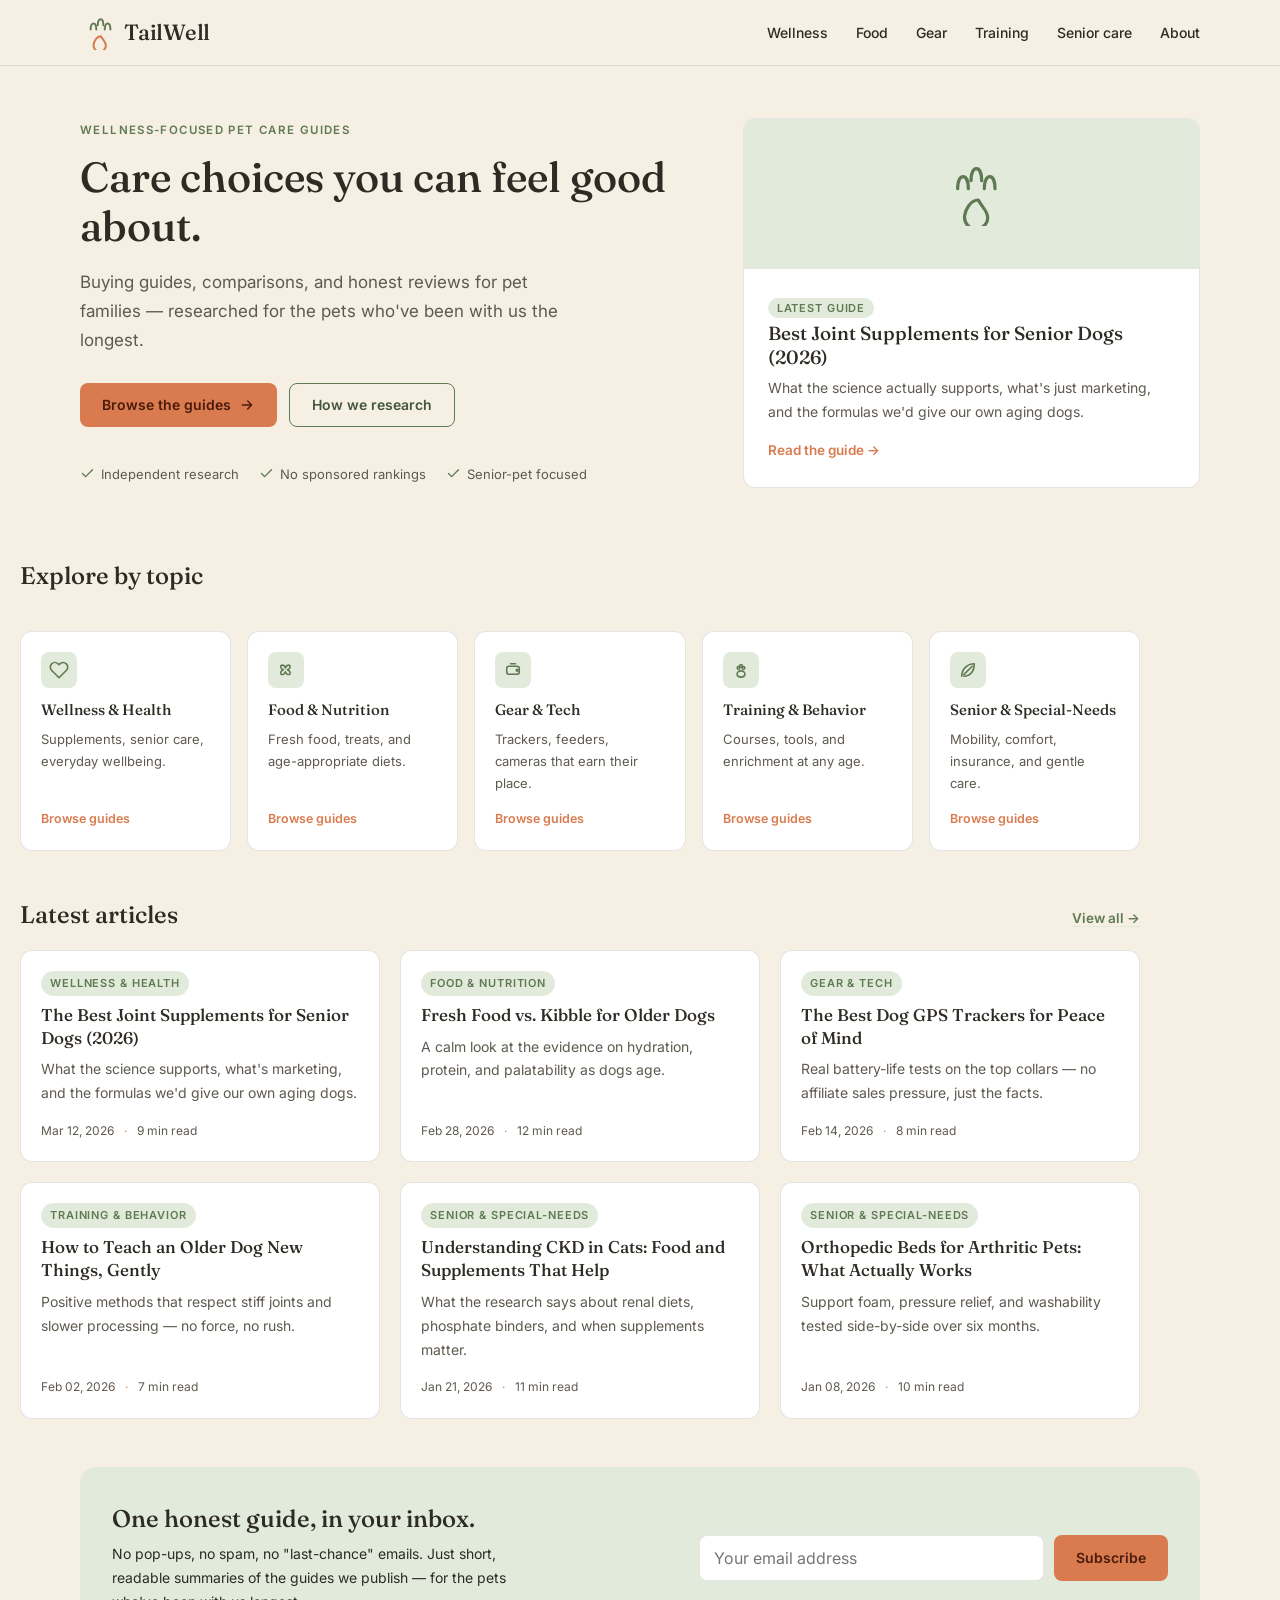
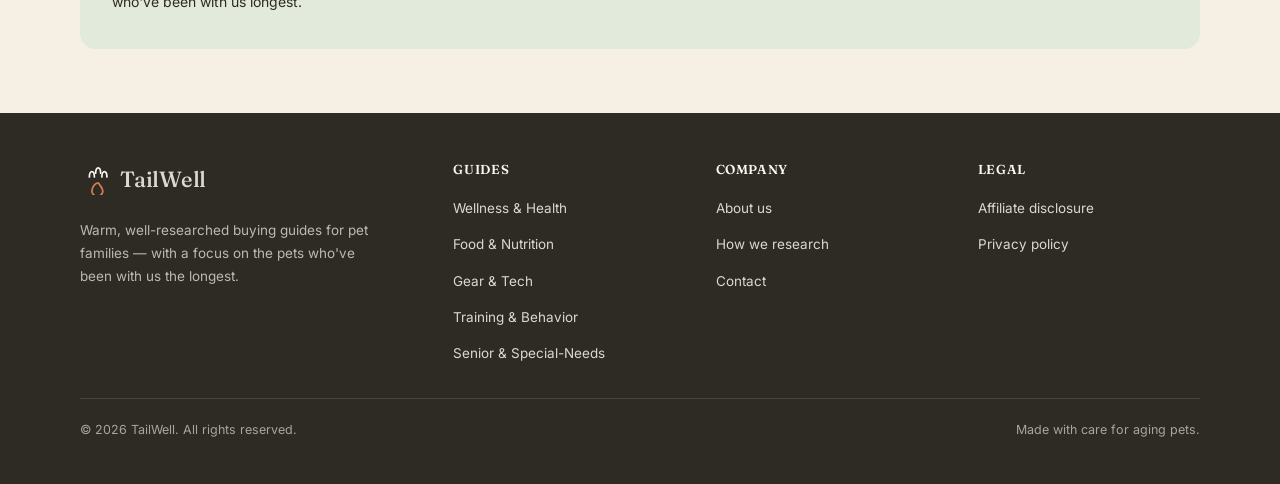
<file: pages/index.html>
﻿<!DOCTYPE html>
<html lang="en">
<head>
  <meta charset="UTF-8">
  <meta name="viewport" content="width=device-width, initial-scale=1.0">
  <title>TailWell — Trusted buying guides for pet wellness</title>
  <meta name="description" content="Warm, well-researched buying guides and honest reviews for pet families — with a focus on senior pet health, nutrition, and wellness products.">
  <link rel="icon" type="image/svg+xml" href="assets/favicon.svg">
  <link rel="preconnect" href="https://fonts.googleapis.com">
  <link rel="preconnect" href="https://fonts.gstatic.com" crossorigin>
  <link href="https://fonts.googleapis.com/css2?family=Fraunces:opsz,wght@9..144,400;9..144,500;9..144,600&family=Inter:wght@400;500;600&display=swap" rel="stylesheet">
  <link rel="stylesheet" href="assets/tailwell.css">
</head>
<body>

  <header class="site-header">
    <div class="container header-inner">
      <a class="brand" href="index.html" aria-label="TailWell — home">
        <span class="logo-mark" aria-hidden="true">
          <svg width="34" height="34" viewBox="0 0 48 48" fill="none" stroke-linecap="round" stroke-linejoin="round">
            <g stroke="currentColor" stroke-width="2.8">
              <path d="M15 19c0-6 2-8.5 4-8.5s4 2.5 4 8.5"/>
              <path d="M25 13c0-6 2-8.5 4-8.5s4 2.5 4 8.5"/>
              <path d="M35 19c0-6 2-8.5 4-8.5s4 2.5 4 8.5"/>
            </g>
            <path class="leaf" d="M29.5 28.5c2.8 5.6 7 8 7 13.1 0 5.6-4.9 8.7-8.6 8.7-5.2 0-9.3-4.5-8.7-10 .5-4.2 4.3-11.8 10.3-11.8z" stroke="currentColor" stroke-width="2.8" stroke-linejoin="round"/>
          </svg>
        </span>
        <span class="brand-name">TailWell</span>
      </a>

      <details class="nav-toggle" open>
        <summary>
          <svg width="18" height="18" viewBox="0 0 24 24" fill="none" stroke="currentColor" stroke-width="2" stroke-linecap="round" aria-hidden="true">
            <path d="M3 6h18M3 12h18M3 18h18"/>
          </svg>
          Menu
        </summary>
        <nav class="main-nav" aria-label="Primary">
          <ul>
            <li><a href="category-wellness.html">Wellness</a></li>
            <li><a href="category-food.html">Food</a></li>
            <li><a href="category-gear.html">Gear</a></li>
            <li><a href="category-training.html">Training</a></li>
            <li><a href="category-senior.html">Senior care</a></li>
            <li><a href="about.html">About</a></li>
          </ul>
        </nav>
      </details>
    </div>
  </header>

  <main>
    <!-- ============ Hero ============ -->
    <section class="hero">
      <div class="container hero-inner">
        <div>
          <p class="eyebrow">Wellness-focused pet care guides</p>
          <h1>Care choices you can feel good about.</h1>
          <p class="lede">Buying guides, comparisons, and honest reviews for pet families — researched for the pets who've been with us the longest.</p>
          <div class="hero-actions">
            <a class="tw-button" href="category-wellness.html">
              Browse the guides
              <svg width="16" height="16" viewBox="0 0 24 24" fill="none" stroke="currentColor" stroke-width="2" stroke-linecap="round" stroke-linejoin="round" aria-hidden="true">
                <path d="M5 12h14m-6-6 6 6-6 6"/>
              </svg>
            </a>
            <a class="tw-button tw-button--outline" href="about.html">How we research</a>
          </div>
          <div class="hero-points">
            <span>
              <svg width="15" height="15" viewBox="0 0 24 24" fill="none" stroke="currentColor" stroke-width="2.2" stroke-linecap="round" stroke-linejoin="round" aria-hidden="true"><path d="M20 6 9 17l-5-5"/></svg>
              Independent research
            </span>
            <span>
              <svg width="15" height="15" viewBox="0 0 24 24" fill="none" stroke="currentColor" stroke-width="2.2" stroke-linecap="round" stroke-linejoin="round" aria-hidden="true"><path d="M20 6 9 17l-5-5"/></svg>
              No sponsored rankings
            </span>
            <span>
              <svg width="15" height="15" viewBox="0 0 24 24" fill="none" stroke="currentColor" stroke-width="2.2" stroke-linecap="round" stroke-linejoin="round" aria-hidden="true"><path d="M20 6 9 17l-5-5"/></svg>
              Senior-pet focused
            </span>
          </div>
        </div>

        <a class="tw-card--featured" href="article.html">
          <div class="featured-art" aria-hidden="true">
            <svg width="64" height="64" viewBox="0 0 48 48" fill="none" stroke="currentColor" stroke-width="2.4" stroke-linecap="round" stroke-linejoin="round">
              <g>
                <path d="M14 20c0-6.5 2-9 4-9s4 2.5 4 9"/>
                <path d="M24 14c0-6.5 2-9 4-9s4 2.5 4 9"/>
                <path d="M34 20c0-6.5 2-9 4-9s4 2.5 4 9"/>
              </g>
              <path d="M29.5 28.5c2.8 5.6 7 8 7 13.1 0 5.6-4.9 8.7-8.6 8.7-5.2 0-9.3-4.5-8.7-10 .5-4.2 4.3-11.8 10.3-11.8z"/>
            </svg>
          </div>
          <div class="tw-card--featured__body">
            <span class="tw-tag">Latest guide</span>
            <h3>Best Joint Supplements for Senior Dogs (2026)</h3>
            <p>What the science actually supports, what's just marketing, and the formulas we'd give our own aging dogs.</p>
            <span class="read-more">Read the guide →</span>
          </div>
        </a>
      </div>
    </section>

    <!-- ============ Silo grid ============ -->
    <section class="container section-block--tight">
      <div class="section-head">
        <h2>Explore by topic</h2>
      </div>
      <div class="tw-silo-grid">
        <a class="tw-silo-card" href="category-wellness.html">
          <span class="tw-icon-badge" aria-hidden="true">
            <svg width="20" height="20" viewBox="0 0 24 24" fill="none" stroke="currentColor" stroke-width="1.9" stroke-linecap="round" stroke-linejoin="round"><path d="M20.84 4.61a5.5 5.5 0 0 0-7.78 0L12 5.67l-1.06-1.06a5.5 5.5 0 0 0-7.78 7.78l1.06 1.06L12 21.23l7.78-7.78 1.06-1.06a5.5 5.5 0 0 0 0-7.78z"/></svg>
          </span>
          <h3>Wellness &amp; Health</h3>
          <p>Supplements, senior care, everyday wellbeing.</p>
          <span class="silo-more">Browse guides</span>
        </a>
        <a class="tw-silo-card" href="category-food.html">
          <span class="tw-icon-badge" aria-hidden="true">
            <svg width="20" height="20" viewBox="0 0 24 24" fill="none" stroke="currentColor" stroke-width="1.9" stroke-linecap="round" stroke-linejoin="round"><path d="M6 6.5c2.6-1.1 4.4.4 5.3 3 1-2.6 2.7-4.1 5.3-3 1 2.6-.4 4.4-3 5.3 2.6 1 4.1 2.7 3 5.3-2.6 1.1-4.4-.4-5.3-3-1 2.6-2.7 4.1-5.3 3-1-2.6.4-4.4 3-5.3-2.6-1-4.1-2.7-3-5.3Z"/></svg>
          </span>
          <h3>Food &amp; Nutrition</h3>
          <p>Fresh food, treats, and age-appropriate diets.</p>
          <span class="silo-more">Browse guides</span>
        </a>
        <a class="tw-silo-card" href="category-gear.html">
          <span class="tw-icon-badge" aria-hidden="true">
            <svg width="20" height="20" viewBox="0 0 24 24" fill="none" stroke="currentColor" stroke-width="1.9" stroke-linecap="round" stroke-linejoin="round"><rect x="4.5" y="7.5" width="15" height="9.5" rx="2.5"/><path d="M9 4.5h6"/><circle cx="17" cy="12.2" r="1.1"/></svg>
          </span>
          <h3>Gear &amp; Tech</h3>
          <p>Trackers, feeders, cameras that earn their place.</p>
          <span class="silo-more">Browse guides</span>
        </a>
        <a class="tw-silo-card" href="category-training.html">
          <span class="tw-icon-badge" aria-hidden="true">
            <svg width="20" height="20" viewBox="0 0 24 24" fill="none" stroke="currentColor" stroke-width="1.9" stroke-linecap="round" stroke-linejoin="round"><circle cx="9" cy="9.5" r="1.6"/><circle cx="15" cy="9.5" r="1.6"/><circle cx="12" cy="7" r="1.6"/><path d="M12 13c3.3 0 4.9 2.4 4.7 4.2-.2 1.8-2 3.3-4.7 3.3s-4.5-1.5-4.7-3.3C7.1 15.4 8.7 13 12 13Z"/></svg>
          </span>
          <h3>Training &amp; Behavior</h3>
          <p>Courses, tools, and enrichment at any age.</p>
          <span class="silo-more">Browse guides</span>
        </a>
        <a class="tw-silo-card" href="category-senior.html">
          <span class="tw-icon-badge" aria-hidden="true">
            <svg width="20" height="20" viewBox="0 0 24 24" fill="none" stroke="currentColor" stroke-width="1.9" stroke-linecap="round" stroke-linejoin="round"><path d="M4.5 19.5C4.5 11 11 4.5 19.5 4.5c.5 8-4.5 15-12.5 15"/><path d="M7 17.5 17 7.5"/></svg>
          </span>
          <h3>Senior &amp; Special-Needs</h3>
          <p>Mobility, comfort, insurance, and gentle care.</p>
          <span class="silo-more">Browse guides</span>
        </a>
      </div>
    </section>

    <!-- ============ Latest articles ============ -->
    <section class="container section-block">
      <div class="section-head">
        <h2>Latest articles</h2>
        <a class="section-link" href="category-wellness.html">View all →</a>
      </div>
      <div class="tw-grid--articles">
        <a class="tw-article-card" href="article.html">
          <div class="tw-article-card__body">
            <span class="tw-tag">Wellness &amp; Health</span>
            <h3>The Best Joint Supplements for Senior Dogs (2026)</h3>
            <p>What the science supports, what's marketing, and the formulas we'd give our own aging dogs.</p>
            <div class="tw-meta"><span>Mar 12, 2026</span><span>9 min read</span></div>
          </div>
        </a>
        <a class="tw-article-card" href="article.html">
          <div class="tw-article-card__body">
            <span class="tw-tag">Food &amp; Nutrition</span>
            <h3>Fresh Food vs. Kibble for Older Dogs</h3>
            <p>A calm look at the evidence on hydration, protein, and palatability as dogs age.</p>
            <div class="tw-meta"><span>Feb 28, 2026</span><span>12 min read</span></div>
          </div>
        </a>
        <a class="tw-article-card" href="article.html">
          <div class="tw-article-card__body">
            <span class="tw-tag">Gear &amp; Tech</span>
            <h3>The Best Dog GPS Trackers for Peace of Mind</h3>
            <p>Real battery-life tests on the top collars — no affiliate sales pressure, just the facts.</p>
            <div class="tw-meta"><span>Feb 14, 2026</span><span>8 min read</span></div>
          </div>
        </a>
        <a class="tw-article-card" href="article.html">
          <div class="tw-article-card__body">
            <span class="tw-tag">Training &amp; Behavior</span>
            <h3>How to Teach an Older Dog New Things, Gently</h3>
            <p>Positive methods that respect stiff joints and slower processing — no force, no rush.</p>
            <div class="tw-meta"><span>Feb 02, 2026</span><span>7 min read</span></div>
          </div>
        </a>
        <a class="tw-article-card" href="article.html">
          <div class="tw-article-card__body">
            <span class="tw-tag">Senior &amp; Special-Needs</span>
            <h3>Understanding CKD in Cats: Food and Supplements That Help</h3>
            <p>What the research says about renal diets, phosphate binders, and when supplements matter.</p>
            <div class="tw-meta"><span>Jan 21, 2026</span><span>11 min read</span></div>
          </div>
        </a>
        <a class="tw-article-card" href="article.html">
          <div class="tw-article-card__body">
            <span class="tw-tag">Senior &amp; Special-Needs</span>
            <h3>Orthopedic Beds for Arthritic Pets: What Actually Works</h3>
            <p>Support foam, pressure relief, and washability tested side-by-side over six months.</p>
            <div class="tw-meta"><span>Jan 08, 2026</span><span>10 min read</span></div>
          </div>
        </a>
      </div>
    </section>

    <!-- ============ Newsletter ============ -->
    <section class="container">
      <div class="tw-newsletter">
        <div>
          <h2>One honest guide, in your inbox.</h2>
          <p>No pop-ups, no spam, no "last-chance" emails. Just short, readable summaries of the guides we publish — for the pets who've been with us longest.</p>
        </div>
        <form action="#" method="get">
          <input type="email" name="email" placeholder="Your email address" aria-label="Email address" required>
          <button class="tw-button" type="submit">Subscribe</button>
        </form>
      </div>
    </section>
  </main>

  <footer class="site-footer">
    <div class="container">
      <div class="footer-grid">
        <div class="footer-brand">
          <a class="brand brand--light" href="index.html" aria-label="TailWell — home">
            <span class="logo-mark logo-mark--light" aria-hidden="true">
              <svg width="30" height="30" viewBox="0 0 48 48" fill="none" stroke-linecap="round" stroke-linejoin="round">
                <g stroke="currentColor" stroke-width="2.8">
                  <path d="M15 19c0-6 2-8.5 4-8.5s4 2.5 4 8.5"/>
                  <path d="M25 13c0-6 2-8.5 4-8.5s4 2.5 4 8.5"/>
                  <path d="M35 19c0-6 2-8.5 4-8.5s4 2.5 4 8.5"/>
                </g>
                <path class="leaf" d="M29.5 28.5c2.8 5.6 7 8 7 13.1 0 5.6-4.9 8.7-8.6 8.7-5.2 0-9.3-4.5-8.7-10 .5-4.2 4.3-11.8 10.3-11.8z" stroke="currentColor" stroke-width="2.8" stroke-linejoin="round"/>
              </svg>
            </span>
            <span class="brand-name">TailWell</span>
          </a>
          <p>Warm, well-researched buying guides for pet families — with a focus on the pets who've been with us the longest.</p>
        </div>
        <div>
          <h4>Guides</h4>
          <ul>
            <li><a href="category-wellness.html">Wellness &amp; Health</a></li>
            <li><a href="category-food.html">Food &amp; Nutrition</a></li>
            <li><a href="category-gear.html">Gear &amp; Tech</a></li>
            <li><a href="category-training.html">Training &amp; Behavior</a></li>
            <li><a href="category-senior.html">Senior &amp; Special-Needs</a></li>
          </ul>
        </div>
        <div>
          <h4>Company</h4>
          <ul>
            <li><a href="about.html">About us</a></li>
            <li><a href="about.html#how-we-research">How we research</a></li>
            <li><a href="contact.html">Contact</a></li>
          </ul>
        </div>
        <div>
          <h4>Legal</h4>
          <ul>
            <li><a href="affiliate-disclosure.html">Affiliate disclosure</a></li>
            <li><a href="privacy-policy.html">Privacy policy</a></li>
          </ul>
        </div>
      </div>
      <div class="footer-bottom">
        <span>© 2026 TailWell. All rights reserved.</span>
        <span>Made with care for aging pets.</span>
      </div>
    </div>
  </footer>

  <script src="assets/nav.js" defer></script>
  </body>
</html>
</file>
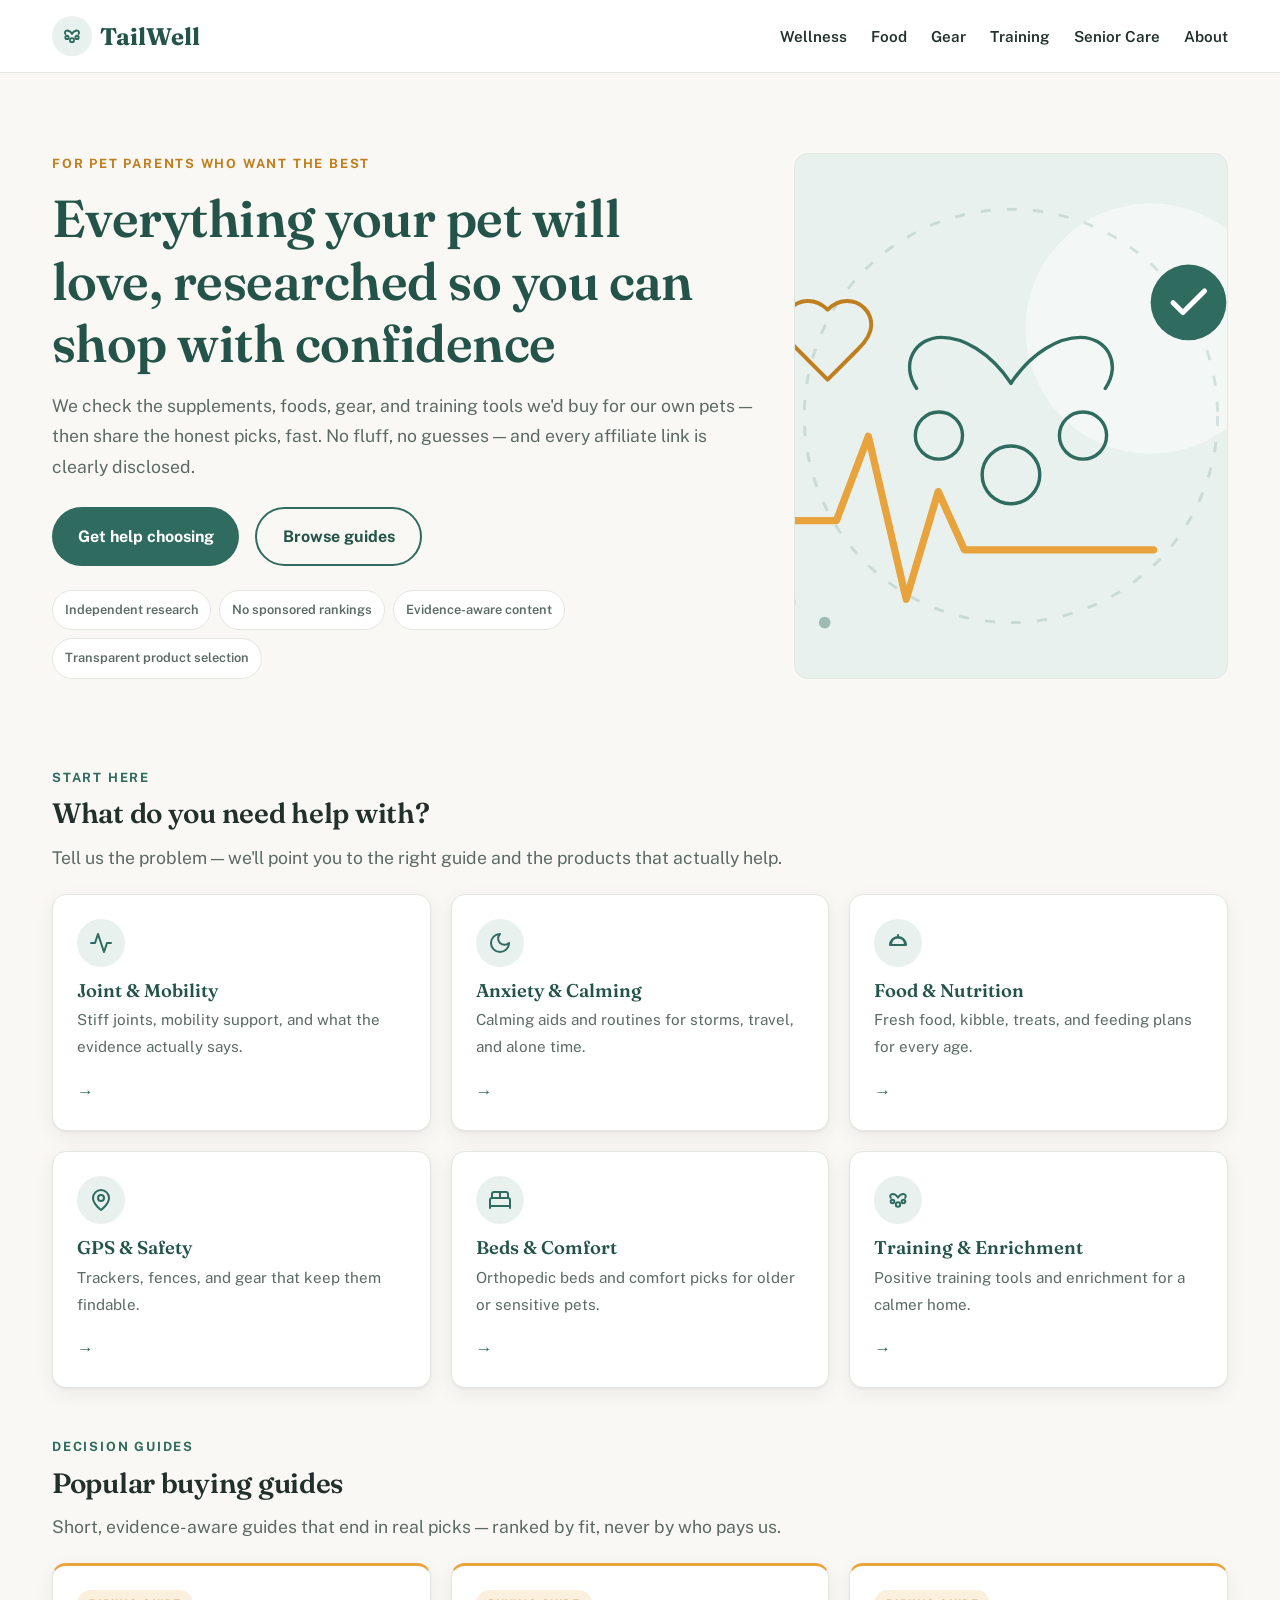
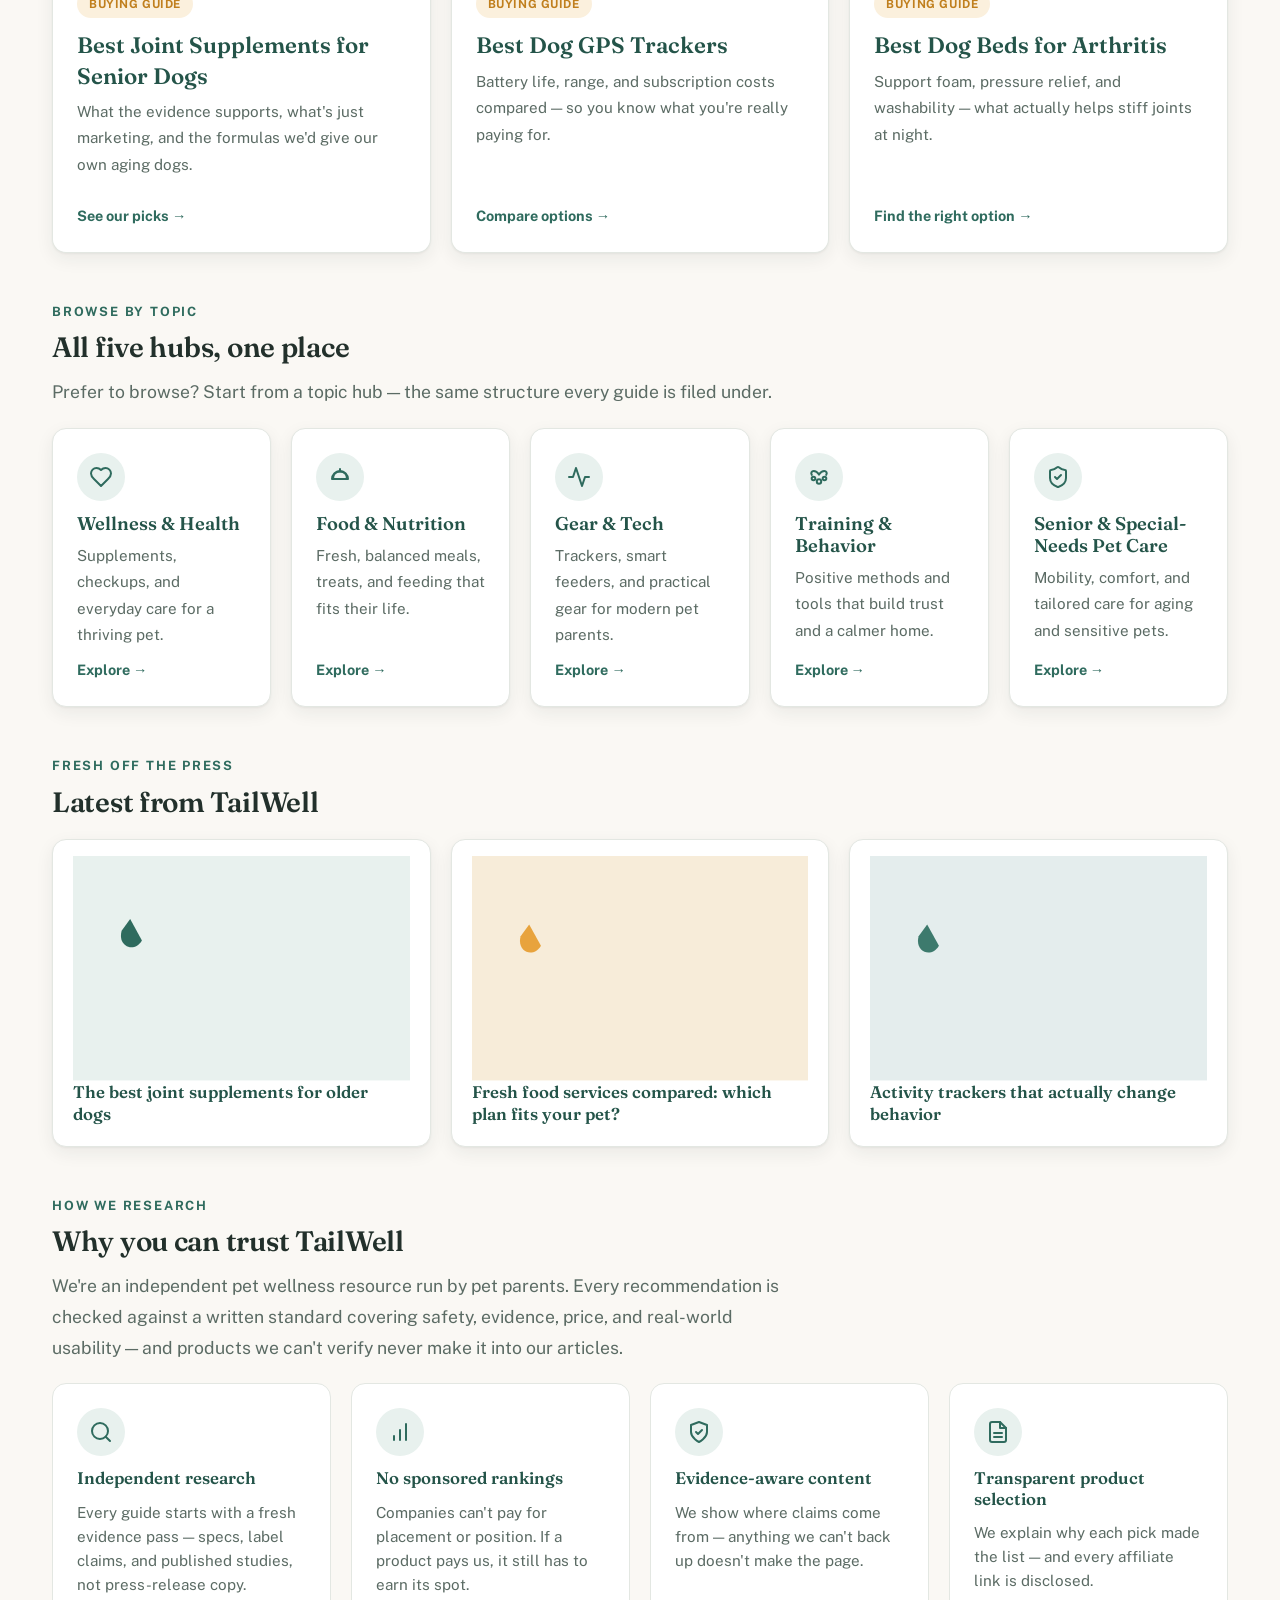
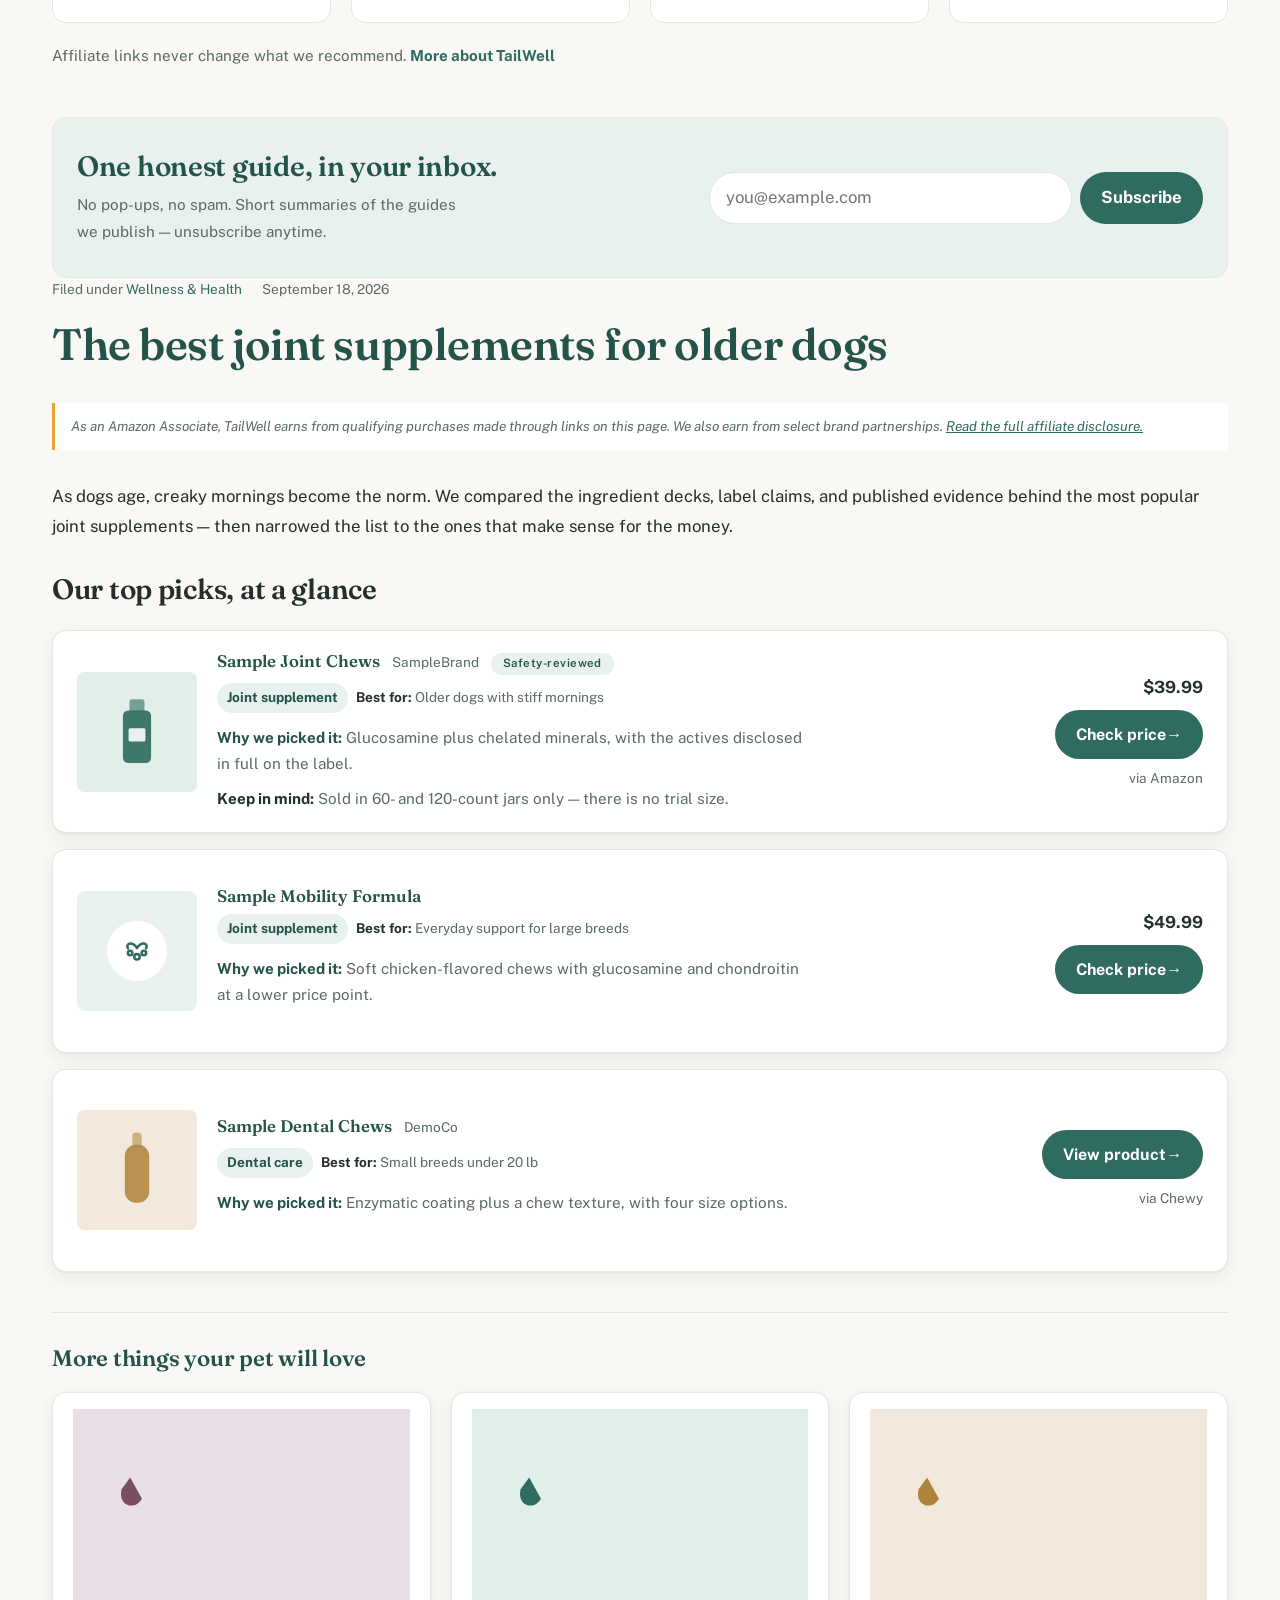
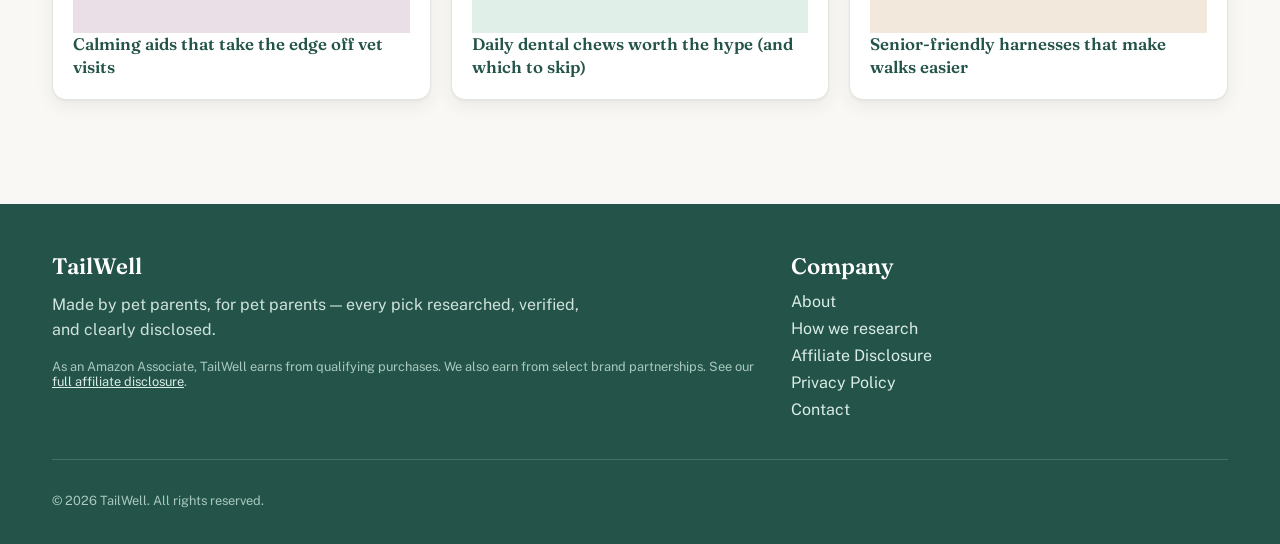
<file: wordpress/preview/index.html>
﻿<!DOCTYPE html>
<html lang="en" class="no-js">
<head>
<meta charset="utf-8">
<meta name="viewport" content="width=device-width, initial-scale=1">
<title>TailWell — Pet Wellness Preview</title>
<link rel="preconnect" href="https://fonts.googleapis.com">
<link rel="preconnect" href="https://fonts.gstatic.com" crossorigin>
<link href="https://fonts.googleapis.com/css2?family=Fraunces:opsz,wght@9..144,500;9..144,600;9..144,700&family=Public+Sans:wght@400;500;600;700&display=swap" rel="stylesheet">
<link rel="stylesheet" href="../tailwell-theme/style.css">
</head>
<body class="home">

<a class="skip-link screen-reader-text" href="#primary">Skip to content</a>

<header class="site-header">
	<div class="tw-container tw-header">
		<div class="tw-brand">
			<a class="tw-brand-link" href="#top" rel="home">
				<span class="tw-brand-mark" aria-hidden="true">
					<svg xmlns="http://www.w3.org/2000/svg" viewBox="0 0 24 24" fill="none" stroke="currentColor" stroke-width="2" stroke-linecap="round" stroke-linejoin="round" width="22" height="22"><circle cx="6.5" cy="13.5" r="1.8"/><circle cx="12" cy="16.5" r="2.2"/><circle cx="17.5" cy="13.5" r="1.8"/><path d="M12 9.5C13.6 7.1 15.7 6 17.3 6c2 0 3.2 2 1.9 3.9"/><path d="M12 9.5C10.4 7.1 8.3 6 6.7 6c-2 0-3.2 2-1.9 3.9"/></svg>
				</span>
				<span class="tw-brand-name">TailWell</span>
			</a>
		</div>
		<nav class="site-nav" aria-label="Primary">
			<button type="button" id="tw-nav-toggle" class="site-nav-toggle" aria-expanded="false" aria-controls="tw-primary-menu">Menu</button>
			<ul id="tw-primary-menu" class="site-nav-menu">
				<li><a href="#silos">Wellness</a></li>
				<li><a href="#silos">Food</a></li>
				<li><a href="#silos">Gear</a></li>
				<li><a href="#silos">Training</a></li>
				<li><a href="#silos">Senior Care</a></li>
				<li><a href="#about">About</a></li>
			</ul>
		</nav>
	</div>
</header>

<div id="content" class="site-content">
	<div class="tw-container">
		<main id="primary" class="site-main tw-main">

			<article class="tw-article tw-home-article">
				<div class="entry-content">

					<!-- 1. HERO — trust: what TailWell does, who it helps, why trust it -->
					<section class="tw-hero" id="top">
						<div class="tw-hero-text">
							<p class="tw-hero-kicker">For pet parents who want the best</p>
							<h1>Everything your pet will love, researched so you can shop with confidence</h1>
							<p class="tw-hero-lede">We check the supplements, foods, gear, and training tools we'd buy for our own pets — then share the honest picks, fast. No fluff, no guesses — and every affiliate link is clearly disclosed.</p>
							<p class="tw-hero-actions">
								<a class="tw-button tw-button-primary" href="#help">Get help choosing</a>
								<a class="tw-button tw-button-ghost" href="#guides">Browse guides</a>
							</p>
							<ul class="tw-trust-chips">
								<li>Independent research</li>
								<li>No sponsored rankings</li>
								<li>Evidence-aware content</li>
								<li>Transparent product selection</li>
							</ul>
						</div>
						<div class="tw-hero-visual" aria-hidden="true">
							<svg viewBox="0 0 480 360" preserveAspectRatio="xMidYMid slice" focusable="false">
								<circle cx="336" cy="120" r="86" fill="#ffffff" opacity="0.5"/>
								<circle cx="240" cy="180" r="142" fill="none" stroke="#2f6b5e" stroke-opacity="0.16" stroke-width="2" stroke-dasharray="7 11"/>
								<path d="M36 252h84l22-58 26 112 22-74 18 40h130" fill="none" stroke="#e8a33d" stroke-width="5" stroke-linecap="round" stroke-linejoin="round"/>
								<g transform="translate(132 72) scale(9)" fill="none" stroke="#2f6b5e" stroke-width="0.26" stroke-linecap="round" stroke-linejoin="round">
									<circle cx="6.5" cy="13.5" r="1.8"/><circle cx="12" cy="16.5" r="2.2"/><circle cx="17.5" cy="13.5" r="1.8"/>
									<path d="M12 9.5C13.6 7.1 15.7 6 17.3 6c2 0 3.2 2 1.9 3.9"/>
									<path d="M12 9.5C10.4 7.1 8.3 6 6.7 6c-2 0-3.2 2-1.9 3.9"/>
								</g>
								<g transform="translate(78 92) scale(3)" fill="none" stroke="#c07f1e" stroke-width="0.9" stroke-linecap="round" stroke-linejoin="round">
									<path d="M19 14c1.49-1.46 3-3.21 3-5.5A5.5 5.5 0 0 0 16.5 3C14.74 3 13.5 3.5 12 5c-1.5-1.5-2.74-2-4.5-2A5.5 5.5 0 0 0 2 8.5c0 2.3 1.51 4.04 3 5.5l7 7Z"/>
								</g>
								<g transform="translate(336 76)">
									<circle cx="26" cy="26" r="26" fill="#2f6b5e"/>
									<g transform="translate(10 10) scale(1.35)" fill="none" stroke="#ffffff" stroke-width="2.6" stroke-linecap="round" stroke-linejoin="round">
										<path d="M20 6 9 17l-5-5"/>
									</g>
								</g>
								<circle cx="86" cy="308" r="6" fill="#e8a33d" opacity="0.55"/>
								<circle cx="112" cy="322" r="4" fill="#2f6b5e" opacity="0.4"/>
							</svg>
						</div>
					</section>

					<!-- 2. PROBLEM-FIRST DISCOVERY -->
					<section class="tw-home-section tw-help" id="help" aria-labelledby="tw-help-title">
						<div class="tw-section-head">
							<p class="tw-section-kicker">Start here</p>
							<h2 id="tw-help-title">What do you need help with?</h2>
							<p class="tw-section-lede">Tell us the problem — we'll point you to the right guide and the products that actually help.</p>
						</div>
						<div class="tw-intent-grid">
							<a class="tw-intent-card" href="#silos">
								<span class="tw-icon-badge" aria-hidden="true"><svg xmlns="http://www.w3.org/2000/svg" viewBox="0 0 24 24" fill="none" stroke="currentColor" stroke-width="2" stroke-linecap="round" stroke-linejoin="round" width="24" height="24"><path d="M22 12h-4l-3 9L9 3l-3 9H2"/></svg></span>
								<span class="tw-intent-body">
									<h3 class="tw-intent-title">Joint &amp; Mobility</h3>
									<p class="tw-intent-desc">Stiff joints, mobility support, and what the evidence actually says.</p>
								</span>
								<span class="tw-intent-arrow" aria-hidden="true">&rarr;</span>
							</a>
							<a class="tw-intent-card" href="#silos">
								<span class="tw-icon-badge" aria-hidden="true"><svg xmlns="http://www.w3.org/2000/svg" viewBox="0 0 24 24" fill="none" stroke="currentColor" stroke-width="2" stroke-linecap="round" stroke-linejoin="round" width="24" height="24"><path d="M12 3a6 6 0 0 0 9 9 9 9 0 1 1-9-9Z"/></svg></span>
								<span class="tw-intent-body">
									<h3 class="tw-intent-title">Anxiety &amp; Calming</h3>
									<p class="tw-intent-desc">Calming aids and routines for storms, travel, and alone time.</p>
								</span>
								<span class="tw-intent-arrow" aria-hidden="true">&rarr;</span>
							</a>
							<a class="tw-intent-card" href="#silos">
								<span class="tw-icon-badge" aria-hidden="true"><svg xmlns="http://www.w3.org/2000/svg" viewBox="0 0 24 24" fill="none" stroke="currentColor" stroke-width="2" stroke-linecap="round" stroke-linejoin="round" width="24" height="24"><path d="M4 14a8 8 0 0 1 16 0H4Z"/><path d="M5 14c0-4.5 2.67-7.5 7-7.5s7 3 7 7.5"/><path d="M12 6.5V4"/></svg></span>
								<span class="tw-intent-body">
									<h3 class="tw-intent-title">Food &amp; Nutrition</h3>
									<p class="tw-intent-desc">Fresh food, kibble, treats, and feeding plans for every age.</p>
								</span>
								<span class="tw-intent-arrow" aria-hidden="true">&rarr;</span>
							</a>
							<a class="tw-intent-card" href="#silos">
								<span class="tw-icon-badge" aria-hidden="true"><svg xmlns="http://www.w3.org/2000/svg" viewBox="0 0 24 24" fill="none" stroke="currentColor" stroke-width="2" stroke-linecap="round" stroke-linejoin="round" width="24" height="24"><path d="M20 10c0 6-8 12-8 12s-8-6-8-12a8 8 0 0 1 16 0Z"/><circle cx="12" cy="10" r="3"/></svg></span>
								<span class="tw-intent-body">
									<h3 class="tw-intent-title">GPS &amp; Safety</h3>
									<p class="tw-intent-desc">Trackers, fences, and gear that keep them findable.</p>
								</span>
								<span class="tw-intent-arrow" aria-hidden="true">&rarr;</span>
							</a>
							<a class="tw-intent-card" href="#silos">
								<span class="tw-icon-badge" aria-hidden="true"><svg xmlns="http://www.w3.org/2000/svg" viewBox="0 0 24 24" fill="none" stroke="currentColor" stroke-width="2" stroke-linecap="round" stroke-linejoin="round" width="24" height="24"><path d="M2 20v-8a2 2 0 0 1 2-2h16a2 2 0 0 1 2 2v8"/><path d="M4 10V6a2 2 0 0 1 2-2h12a2 2 0 0 1 2 2v4"/><path d="M12 4v6"/><path d="M2 18h20"/></svg></span>
								<span class="tw-intent-body">
									<h3 class="tw-intent-title">Beds &amp; Comfort</h3>
									<p class="tw-intent-desc">Orthopedic beds and comfort picks for older or sensitive pets.</p>
								</span>
								<span class="tw-intent-arrow" aria-hidden="true">&rarr;</span>
							</a>
							<a class="tw-intent-card" href="#silos">
								<span class="tw-icon-badge" aria-hidden="true"><svg xmlns="http://www.w3.org/2000/svg" viewBox="0 0 24 24" fill="none" stroke="currentColor" stroke-width="2" stroke-linecap="round" stroke-linejoin="round" width="24" height="24"><circle cx="6.5" cy="13.5" r="1.8"/><circle cx="12" cy="16.5" r="2.2"/><circle cx="17.5" cy="13.5" r="1.8"/><path d="M12 9.5C13.6 7.1 15.7 6 17.3 6c2 0 3.2 2 1.9 3.9"/><path d="M12 9.5C10.4 7.1 8.3 6 6.7 6c-2 0-3.2 2-1.9 3.9"/></svg></span>
								<span class="tw-intent-body">
									<h3 class="tw-intent-title">Training &amp; Enrichment</h3>
									<p class="tw-intent-desc">Positive training tools and enrichment for a calmer home.</p>
								</span>
								<span class="tw-intent-arrow" aria-hidden="true">&rarr;</span>
							</a>
						</div>
					</section>

					<!-- 3. FEATURED GUIDES — commercial intent -->
					<section class="tw-home-section tw-guides" id="guides" aria-labelledby="tw-guides-title">
						<div class="tw-section-head">
							<p class="tw-section-kicker">Decision guides</p>
							<h2 id="tw-guides-title">Popular buying guides</h2>
							<p class="tw-section-lede">Short, evidence-aware guides that end in real picks — ranked by fit, never by who pays us.</p>
						</div>
						<div class="tw-guide-grid">
							<a class="tw-guide-card" href="#article">
								<span class="tw-guide-badge">Buying guide</span>
								<h3 class="tw-guide-title">Best Joint Supplements for Senior Dogs</h3>
								<p class="tw-guide-desc">What the evidence supports, what's just marketing, and the formulas we'd give our own aging dogs.</p>
								<span class="tw-guide-action">See our picks</span>
							</a>
							<a class="tw-guide-card" href="#article">
								<span class="tw-guide-badge">Buying guide</span>
								<h3 class="tw-guide-title">Best Dog GPS Trackers</h3>
								<p class="tw-guide-desc">Battery life, range, and subscription costs compared — so you know what you're really paying for.</p>
								<span class="tw-guide-action">Compare options</span>
							</a>
							<a class="tw-guide-card" href="#article">
								<span class="tw-guide-badge">Buying guide</span>
								<h3 class="tw-guide-title">Best Dog Beds for Arthritis</h3>
								<p class="tw-guide-desc">Support foam, pressure relief, and washability — what actually helps stiff joints at night.</p>
								<span class="tw-guide-action">Find the right option</span>
							</a>
						</div>
					</section>

					<!-- 4. FIVE SILOS — secondary browsing -->
					<div class="tw-section-head" id="silos">
						<p class="tw-section-kicker">Browse by topic</p>
						<h2>All five hubs, one place</h2>
						<p class="tw-section-lede">Prefer to browse? Start from a topic hub — the same structure every guide is filed under.</p>
					</div>
					<section class="tw-silo-grid" aria-label="Browse by topic">
						<a class="tw-silo-card" href="#article">
							<span class="tw-icon-badge" aria-hidden="true"><svg xmlns="http://www.w3.org/2000/svg" viewBox="0 0 24 24" fill="none" stroke="currentColor" stroke-width="2" stroke-linecap="round" stroke-linejoin="round" width="24" height="24"><path d="M19 14c1.49-1.46 3-3.21 3-5.5A5.5 5.5 0 0 0 16.5 3C14.74 3 13.5 3.5 12 5c-1.5-1.5-2.74-2-4.5-2A5.5 5.5 0 0 0 2 8.5c0 2.3 1.51 4.04 3 5.5l7 7Z"/></svg></span>
							<h3 class="tw-silo-title">Wellness &amp; Health</h3>
							<p class="tw-silo-tagline">Supplements, checkups, and everyday care for a thriving pet.</p>
							<span class="tw-silo-explore">Explore</span>
						</a>
						<a class="tw-silo-card" href="#article">
							<span class="tw-icon-badge" aria-hidden="true"><svg xmlns="http://www.w3.org/2000/svg" viewBox="0 0 24 24" fill="none" stroke="currentColor" stroke-width="2" stroke-linecap="round" stroke-linejoin="round" width="24" height="24"><path d="M4 14a8 8 0 0 1 16 0H4Z"/><path d="M5 14c0-4.5 2.67-7.5 7-7.5s7 3 7 7.5"/><path d="M12 6.5V4"/></svg></span>
							<h3 class="tw-silo-title">Food &amp; Nutrition</h3>
							<p class="tw-silo-tagline">Fresh, balanced meals, treats, and feeding that fits their life.</p>
							<span class="tw-silo-explore">Explore</span>
						</a>
						<a class="tw-silo-card" href="#article">
							<span class="tw-icon-badge" aria-hidden="true"><svg xmlns="http://www.w3.org/2000/svg" viewBox="0 0 24 24" fill="none" stroke="currentColor" stroke-width="2" stroke-linecap="round" stroke-linejoin="round" width="24" height="24"><path d="M22 12h-4l-3 9L9 3l-3 9H2"/></svg></span>
							<h3 class="tw-silo-title">Gear &amp; Tech</h3>
							<p class="tw-silo-tagline">Trackers, smart feeders, and practical gear for modern pet parents.</p>
							<span class="tw-silo-explore">Explore</span>
						</a>
						<a class="tw-silo-card" href="#article">
							<span class="tw-icon-badge" aria-hidden="true"><svg xmlns="http://www.w3.org/2000/svg" viewBox="0 0 24 24" fill="none" stroke="currentColor" stroke-width="2" stroke-linecap="round" stroke-linejoin="round" width="24" height="24"><circle cx="6.5" cy="13.5" r="1.8"/><circle cx="12" cy="16.5" r="2.2"/><circle cx="17.5" cy="13.5" r="1.8"/><path d="M12 9.5C13.6 7.1 15.7 6 17.3 6c2 0 3.2 2 1.9 3.9"/><path d="M12 9.5C10.4 7.1 8.3 6 6.7 6c-2 0-3.2 2-1.9 3.9"/></svg></span>
							<h3 class="tw-silo-title">Training &amp; Behavior</h3>
							<p class="tw-silo-tagline">Positive methods and tools that build trust and a calmer home.</p>
							<span class="tw-silo-explore">Explore</span>
						</a>
						<a class="tw-silo-card" href="#article">
							<span class="tw-icon-badge" aria-hidden="true"><svg xmlns="http://www.w3.org/2000/svg" viewBox="0 0 24 24" fill="none" stroke="currentColor" stroke-width="2" stroke-linecap="round" stroke-linejoin="round" width="24" height="24"><path d="M20 13c0 5-3.5 7.5-7.66 8.95a1 1 0 0 1-.67-.01C7.5 20.5 4 18 4 13V6a1 1 0 0 1 1-1c2 0 4.5-1.2 6.24-2.72a1 1 0 0 1 1.52 0C14.51 3.81 17 5 19 5a1 1 0 0 1 1 1Z"/><path d="m9 12 2 2 4-4"/></svg></span>
							<h3 class="tw-silo-title">Senior &amp; Special-Needs Pet Care</h3>
							<p class="tw-silo-tagline">Mobility, comfort, and tailored care for aging and sensitive pets.</p>
							<span class="tw-silo-explore">Explore</span>
						</a>
					</section>

					<!-- 5. LATEST — secondary (reduced to three) -->
					<div class="tw-section-head">
						<p class="tw-section-kicker">Fresh off the press</p>
						<h2>Latest from TailWell</h2>
					</div>
					<section class="tw-latest" aria-label="Latest articles">
						<div class="tw-latest-grid">
							<article class="tw-article-card">
								<a class="tw-article-link" href="#article">
									<div class="tw-article-thumb">
										<svg viewBox="0 0 640 420" preserveAspectRatio="xMidYMid slice"><rect width="640" height="420" fill="#e8f1ee"/><path d="M96 140c-8 30 24 42 38 18l-22-40z" fill="#2f6b5e"/></svg>
									</div>
									<h3 class="tw-article-title">The best joint supplements for older dogs</h3>
								</a>
							</article>
							<article class="tw-article-card">
								<a class="tw-article-link" href="#article">
									<div class="tw-article-thumb">
										<svg viewBox="0 0 640 420" preserveAspectRatio="xMidYMid slice"><rect width="640" height="420" fill="#f7ecd9"/><path d="M96 150c-8 30 24 42 38 18l-22-40z" fill="#e8a33d"/></svg>
									</div>
									<h3 class="tw-article-title">Fresh food services compared: which plan fits your pet?</h3>
								</a>
							</article>
							<article class="tw-article-card">
								<a class="tw-article-link" href="#article">
									<div class="tw-article-thumb">
										<svg viewBox="0 0 640 420" preserveAspectRatio="xMidYMid slice"><rect width="640" height="420" fill="#e4eded"/><path d="M96 150c-8 30 24 42 38 18l-22-40z" fill="#3d7a6d"/></svg>
									</div>
									<h3 class="tw-article-title">Activity trackers that actually change behavior</h3>
								</a>
							</article>
						</div>
					</section>

					<!-- 6. TRUST / METHODOLOGY -->
					<section class="tw-home-section tw-method" id="about" aria-labelledby="tw-method-title">
						<div class="tw-section-head" id="method">
							<p class="tw-section-kicker">How we research</p>
							<h2 id="tw-method-title">Why you can trust TailWell</h2>
							<p class="tw-section-lede">We're an independent pet wellness resource run by pet parents. Every recommendation is checked against a written standard covering safety, evidence, price, and real-world usability — and products we can't verify never make it into our articles.</p>
						</div>
						<div class="tw-method-grid">
							<div class="tw-method-item">
								<span class="tw-icon-badge" aria-hidden="true"><svg xmlns="http://www.w3.org/2000/svg" viewBox="0 0 24 24" fill="none" stroke="currentColor" stroke-width="2" stroke-linecap="round" stroke-linejoin="round" width="24" height="24"><circle cx="11" cy="11" r="8"/><path d="m21 21-4.3-4.3"/></svg></span>
								<h3 class="tw-method-title">Independent research</h3>
								<p class="tw-method-desc">Every guide starts with a fresh evidence pass — specs, label claims, and published studies, not press-release copy.</p>
							</div>
							<div class="tw-method-item">
								<span class="tw-icon-badge" aria-hidden="true"><svg xmlns="http://www.w3.org/2000/svg" viewBox="0 0 24 24" fill="none" stroke="currentColor" stroke-width="2" stroke-linecap="round" stroke-linejoin="round" width="24" height="24"><path d="M12 20V10"/><path d="M18 20V4"/><path d="M6 20v-4"/></svg></span>
								<h3 class="tw-method-title">No sponsored rankings</h3>
								<p class="tw-method-desc">Companies can't pay for placement or position. If a product pays us, it still has to earn its spot.</p>
							</div>
							<div class="tw-method-item">
								<span class="tw-icon-badge" aria-hidden="true"><svg xmlns="http://www.w3.org/2000/svg" viewBox="0 0 24 24" fill="none" stroke="currentColor" stroke-width="2" stroke-linecap="round" stroke-linejoin="round" width="24" height="24"><path d="M12 22s8-4 8-10V5l-8-3-8 3v7c0 6 8 10 8 10"/><path d="m9 12 2 2 4-4"/></svg></span>
								<h3 class="tw-method-title">Evidence-aware content</h3>
								<p class="tw-method-desc">We show where claims come from — anything we can't back up doesn't make the page.</p>
							</div>
							<div class="tw-method-item">
								<span class="tw-icon-badge" aria-hidden="true"><svg xmlns="http://www.w3.org/2000/svg" viewBox="0 0 24 24" fill="none" stroke="currentColor" stroke-width="2" stroke-linecap="round" stroke-linejoin="round" width="24" height="24"><path d="M14 2H6a2 2 0 0 0-2 2v16a2 2 0 0 0 2 2h12a2 2 0 0 0 2-2V8Z"/><path d="M14 2v6h6"/><path d="M16 13H8"/><path d="M16 17H8"/></svg></span>
								<h3 class="tw-method-title">Transparent product selection</h3>
								<p class="tw-method-desc">We explain why each pick made the list — and every affiliate link is disclosed.</p>
							</div>
						</div>
						<p class="tw-method-more">Affiliate links never change what we recommend. <a href="#about">More about TailWell</a></p>
					</section>

					<!-- 7. NEWSLETTER — secondary -->
					<section class="tw-home-section" id="newsletter" aria-labelledby="tw-newsletter-title">
						<div class="tw-newsletter-band">
							<div>
								<h2 id="tw-newsletter-title">One honest guide, in your inbox.</h2>
								<p>No pop-ups, no spam. Short summaries of the guides we publish — unsubscribe anytime.</p>
							</div>
							<form class="tw-newsletter-form">
								<label class="tw-sr-only" for="tw-newsletter-email">Email address</label>
								<input type="email" id="tw-newsletter-email" name="email" placeholder="you@example.com" autocomplete="email" required>
								<button type="submit">Subscribe</button>
							</form>
						</div>
					</section>

					<!-- ============================================================
					     PREVIEW-ONLY: article template demo (not part of the
					     homepage). Stands in for where a guide card leads once
					     the corresponding article is published.
					     ============================================================ -->
					<section class="tw-article tw-article-single" id="article">
						<header class="entry-header tw-page-head">
							<div class="entry-meta">
								<span class="entry-meta-item">Filed under <a href="#silos">Wellness &amp; Health</a></span>
								<span class="entry-meta-item">September 18, 2026</span>
							</div>
						<h1 class="entry-title">The best joint supplements for older dogs</h1>
					</header>
					<div class="entry-content">
						<p class="tw-disclosure">As an Amazon Associate, TailWell earns from qualifying purchases made through links on this page. We also earn from select brand partnerships. <a href="#about">Read the full affiliate disclosure.</a></p>
						<p>As dogs age, creaky mornings become the norm. We compared the ingredient decks, label claims, and published evidence behind the most popular joint supplements — then narrowed the list to the ones that make sense for the money.</p>
							<h2>Our top picks, at a glance</h2>
							<!-- Preview-only demo product cards: sample names, brands, and prices — never real product data. -->
							<div class="tw-product-list tw-product-list--compare">
								<article class="tw-product">
									<div class="tw-product-media">
										<svg viewBox="0 0 640 640" preserveAspectRatio="xMidYMid slice" aria-hidden="true"><rect width="640" height="640" fill="#e0efe7"/><rect x="245" y="205" width="150" height="280" rx="28" fill="#2f6b5e" opacity="0.9"/><rect x="280" y="145" width="80" height="70" rx="14" fill="#2f6b5e" opacity="0.6"/><rect x="275" y="300" width="90" height="70" rx="8" fill="#e8f1ee"/></svg>
									</div>
									<div class="tw-product-body">
										<div class="tw-product-head">
											<h3 class="tw-product-name">Sample Joint Chews</h3>
											<span class="tw-product-brand">SampleBrand</span>
											<span class="tw-badge tw-badge--vet">Safety-reviewed</span>
										</div>
										<p class="tw-product-tags">
											<span class="tw-product-type">Joint supplement</span>
											<span class="tw-product-bestfor"><span class="tw-product-bestfor-label">Best for</span>Older dogs with stiff mornings</span>
										</p>
										<p class="tw-product-why"><span class="tw-product-why-label">Why we picked it:</span> Glucosamine plus chelated minerals, with the actives disclosed in full on the label.</p>
										<p class="tw-product-note"><span class="tw-product-note-label">Keep in mind:</span> Sold in 60- and 120-count jars only — there is no trial size.</p>
									</div>
									<div class="tw-product-action">
										<span class="tw-product-price">$39.99</span>
										<a class="tw-product-link" href="#" target="_blank" rel="noopener nofollow sponsored">Check price</a>
										<span class="tw-product-partner">via Amazon</span>
									</div>
								</article>
								<article class="tw-product">
									<div class="tw-product-media">
										<span class="tw-icon-badge" aria-hidden="true"><svg xmlns="http://www.w3.org/2000/svg" viewBox="0 0 24 24" fill="none" stroke="currentColor" stroke-width="2" stroke-linecap="round" stroke-linejoin="round" width="24" height="24"><circle cx="6.5" cy="13.5" r="1.8"/><circle cx="12" cy="16.5" r="2.2"/><circle cx="17.5" cy="13.5" r="1.8"/><path d="M12 9.5C13.6 7.1 15.7 6 17.3 6c2 0 3.2 2 1.9 3.9"/><path d="M12 9.5C10.4 7.1 8.3 6 6.7 6c-2 0-3.2 2-1.9 3.9"/></svg></span>
									</div>
									<div class="tw-product-body">
										<div class="tw-product-head">
											<h3 class="tw-product-name">Sample Mobility Formula</h3>
										</div>
										<p class="tw-product-tags">
											<span class="tw-product-type">Joint supplement</span>
											<span class="tw-product-bestfor"><span class="tw-product-bestfor-label">Best for</span>Everyday support for large breeds</span>
										</p>
										<p class="tw-product-why"><span class="tw-product-why-label">Why we picked it:</span> Soft chicken-flavored chews with glucosamine and chondroitin at a lower price point.</p>
									</div>
									<div class="tw-product-action">
										<span class="tw-product-price">$49.99</span>
										<a class="tw-product-link" href="#" target="_blank" rel="noopener nofollow sponsored">Check price</a>
									</div>
								</article>
								<article class="tw-product">
									<div class="tw-product-media">
										<svg viewBox="0 0 640 640" preserveAspectRatio="xMidYMid slice" aria-hidden="true"><rect width="640" height="640" fill="#f2e9dc"/><rect x="255" y="185" width="130" height="310" rx="60" fill="#b0833a" opacity="0.85"/><rect x="295" y="120" width="50" height="80" rx="20" fill="#b0833a" opacity="0.55"/></svg>
									</div>
									<div class="tw-product-body">
										<div class="tw-product-head">
											<h3 class="tw-product-name">Sample Dental Chews</h3>
											<span class="tw-product-brand">DemoCo</span>
										</div>
										<p class="tw-product-tags">
											<span class="tw-product-type">Dental care</span>
											<span class="tw-product-bestfor"><span class="tw-product-bestfor-label">Best for</span>Small breeds under 20 lb</span>
										</p>
										<p class="tw-product-why"><span class="tw-product-why-label">Why we picked it:</span> Enzymatic coating plus a chew texture, with four size options.</p>
									</div>
									<div class="tw-product-action">
										<a class="tw-product-link" href="#" target="_blank" rel="noopener nofollow sponsored">View product</a>
										<span class="tw-product-partner">via Chewy</span>
									</div>
								</article>
							</div>
						</div>
					</section>

					<section class="tw-related">
						<h2 class="tw-related-title">More things your pet will love</h2>
						<div class="tw-latest-grid">
							<article class="tw-article-card">
								<a class="tw-article-link" href="#article">
									<div class="tw-article-thumb">
										<svg viewBox="0 0 640 420" preserveAspectRatio="xMidYMid slice"><rect width="640" height="420" fill="#eadfe6"/><path d="M96 150c-8 30 24 42 38 18l-22-40z" fill="#7a4d63"/></svg>
									</div>
									<h3 class="tw-article-title">Calming aids that take the edge off vet visits</h3>
								</a>
							</article>
							<article class="tw-article-card">
								<a class="tw-article-link" href="#article">
									<div class="tw-article-thumb">
										<svg viewBox="0 0 640 420" preserveAspectRatio="xMidYMid slice"><rect width="640" height="420" fill="#e0efe7"/><path d="M96 150c-8 30 24 42 38 18l-22-40z" fill="#2f6b5e"/></svg>
									</div>
									<h3 class="tw-article-title">Daily dental chews worth the hype (and which to skip)</h3>
								</a>
							</article>
							<article class="tw-article-card">
								<a class="tw-article-link" href="#article">
									<div class="tw-article-thumb">
										<svg viewBox="0 0 640 420" preserveAspectRatio="xMidYMid slice"><rect width="640" height="420" fill="#f2e9dc"/><path d="M96 150c-8 30 24 42 38 18l-22-40z" fill="#b0833a"/></svg>
									</div>
									<h3 class="tw-article-title">Senior-friendly harnesses that make walks easier</h3>
								</a>
							</article>
						</div>
					</section>

				</div>
			</article>

		</main>
	</div>
</div>

<footer class="site-footer">
	<div class="tw-container">
		<div class="tw-footer-grid">
			<div class="tw-footer-col">
				<p class="tw-footer-title">TailWell</p>
				<p class="tw-footer-blurb">Made by pet parents, for pet parents — every pick researched, verified, and clearly disclosed.</p>
				<p class="tw-footer-note">As an Amazon Associate, TailWell earns from qualifying purchases. We also earn from select brand partnerships. See our <a href="#about">full affiliate disclosure</a>.</p>
			</div>
			<div class="tw-footer-col">
				<p class="tw-footer-title">Company</p>
				<ul class="footer-menu-list">
					<li><a href="#about">About</a></li>
					<li><a href="#method">How we research</a></li>
					<li><a href="#about">Affiliate Disclosure</a></li>
					<li><a href="#about">Privacy Policy</a></li>
					<li><a href="#about">Contact</a></li>
				</ul>
			</div>
		</div>
		<div class="tw-footer-bottom">
			<p>&copy; 2026 TailWell. All rights reserved.</p>
		</div>
	</div>
</footer>

<script src="../tailwell-theme/assets/mobile-nav.js" defer></script>
</body>
</html>
</file>
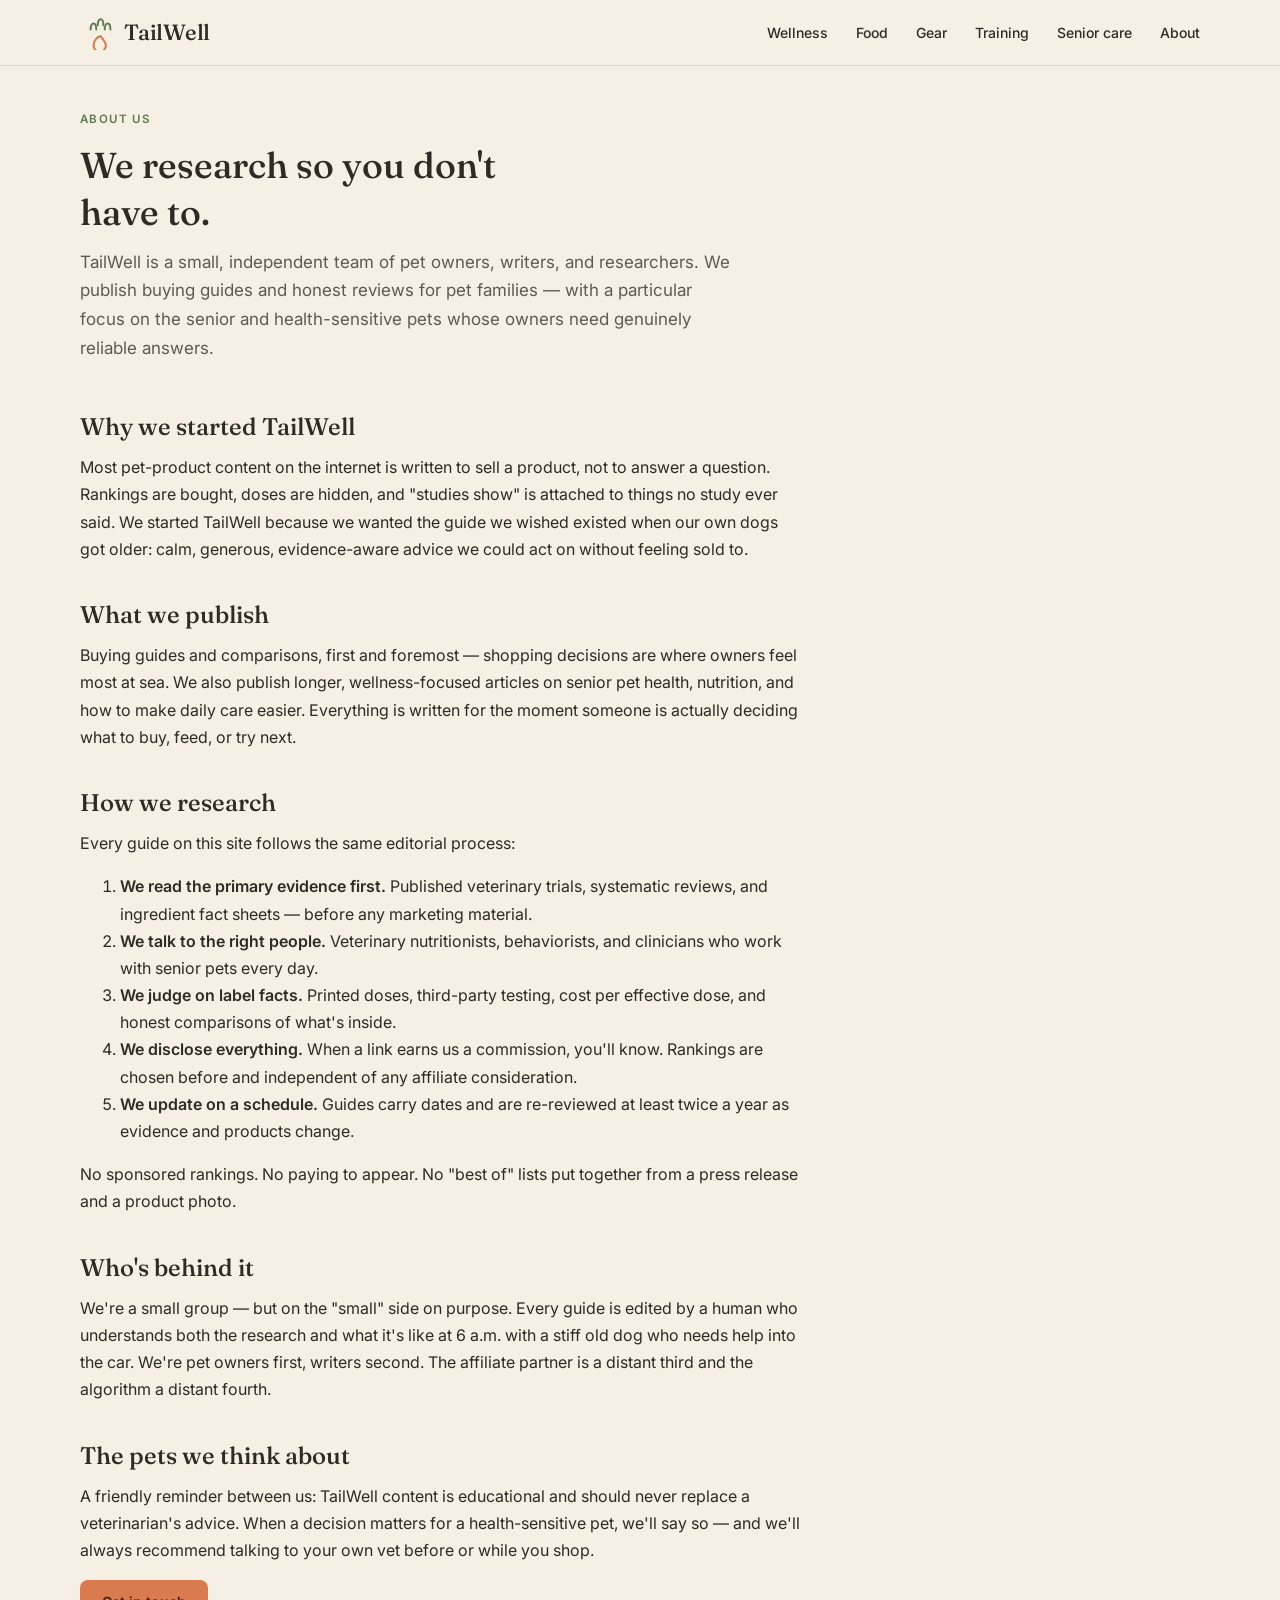
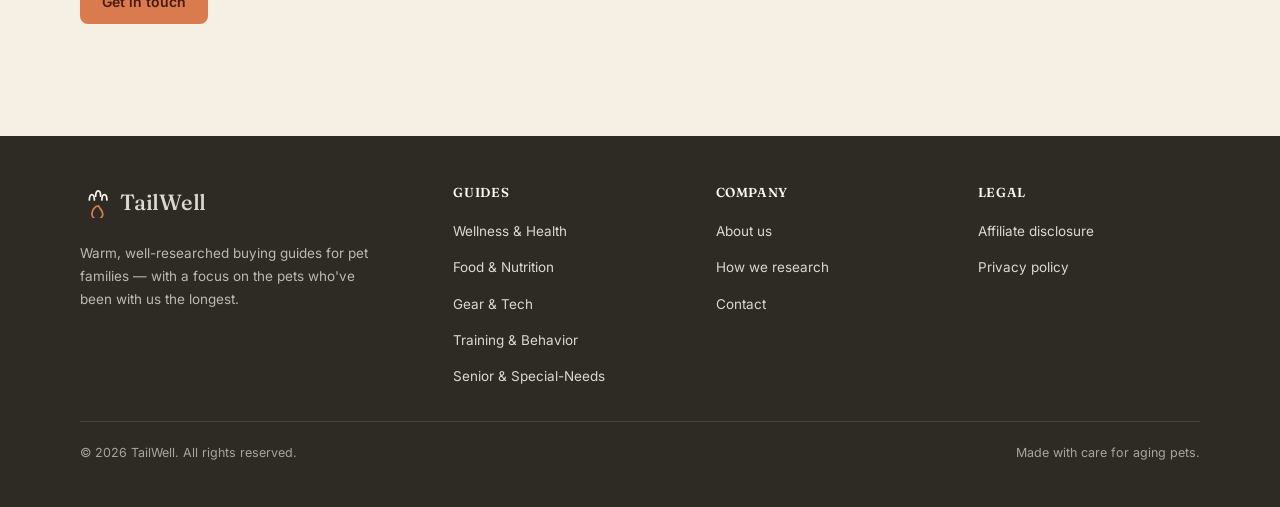
<file: pages/about.html>
﻿<!DOCTYPE html>
<html lang="en">
<head>
  <meta charset="UTF-8">
  <meta name="viewport" content="width=device-width, initial-scale=1.0">
  <title>About TailWell — Who's behind the guides</title>
  <meta name="description" content="Who's behind TailWell, why we exist, and the editorial standards behind every buying guide and review.">
  <link rel="icon" type="image/svg+xml" href="assets/favicon.svg">
  <link rel="preconnect" href="https://fonts.googleapis.com">
  <link rel="preconnect" href="https://fonts.gstatic.com" crossorigin>
  <link href="https://fonts.googleapis.com/css2?family=Fraunces:opsz,wght@9..144,400;9..144,500;9..144,600&family=Inter:wght@400;500;600&display=swap" rel="stylesheet">
  <link rel="stylesheet" href="assets/tailwell.css">
</head>
<body>

  <header class="site-header">
    <div class="container header-inner">
      <a class="brand" href="index.html" aria-label="TailWell — home">
        <span class="logo-mark" aria-hidden="true">
          <svg width="34" height="34" viewBox="0 0 48 48" fill="none" stroke-linecap="round" stroke-linejoin="round">
            <g stroke="currentColor" stroke-width="2.8">
              <path d="M15 19c0-6 2-8.5 4-8.5s4 2.5 4 8.5"/>
              <path d="M25 13c0-6 2-8.5 4-8.5s4 2.5 4 8.5"/>
              <path d="M35 19c0-6 2-8.5 4-8.5s4 2.5 4 8.5"/>
            </g>
            <path class="leaf" d="M29.5 28.5c2.8 5.6 7 8 7 13.1 0 5.6-4.9 8.7-8.6 8.7-5.2 0-9.3-4.5-8.7-10 .5-4.2 4.3-11.8 10.3-11.8z" stroke="currentColor" stroke-width="2.8" stroke-linejoin="round"/>
          </svg>
        </span>
        <span class="brand-name">TailWell</span>
      </a>

      <details class="nav-toggle" open>
        <summary>
          <svg width="18" height="18" viewBox="0 0 24 24" fill="none" stroke="currentColor" stroke-width="2" stroke-linecap="round" aria-hidden="true">
            <path d="M3 6h18M3 12h18M3 18h18"/>
          </svg>
          Menu
        </summary>
        <nav class="main-nav" aria-label="Primary">
          <ul>
            <li><a href="category-wellness.html">Wellness</a></li>
            <li><a href="category-food.html">Food</a></li>
            <li><a href="category-gear.html">Gear</a></li>
            <li><a href="category-training.html">Training</a></li>
            <li><a href="category-senior.html">Senior care</a></li>
            <li><a href="about.html">About</a></li>
          </ul>
        </nav>
      </details>
    </div>
  </header>

  <main>
    <div class="container">
      <header class="page-head">
        <p class="eyebrow">About us</p>
        <h1>We research so you don't have to.</h1>
        <p class="lede">TailWell is a small, independent team of pet owners, writers, and researchers. We publish buying guides and honest reviews for pet families — with a particular focus on the senior and health-sensitive pets whose owners need genuinely reliable answers.</p>
      </header>

      <div class="standard-body">

        <h2 id="story">Why we started TailWell</h2>
        <p>Most pet-product content on the internet is written to sell a product, not to answer a question. Rankings are bought, doses are hidden, and "studies show" is attached to things no study ever said. We started TailWell because we wanted the guide we wished existed when our own dogs got older: calm, generous, evidence-aware advice we could act on without feeling sold to.</p>

        <h2 id="what-we-publish">What we publish</h2>
        <p>Buying guides and comparisons, first and foremost — shopping decisions are where owners feel most at sea. We also publish longer, wellness-focused articles on senior pet health, nutrition, and how to make daily care easier. Everything is written for the moment someone is actually deciding what to buy, feed, or try next.</p>

        <h2 id="how-we-research">How we research</h2>
        <p>Every guide on this site follows the same editorial process:</p>
        <ol>
          <li><strong>We read the primary evidence first.</strong> Published veterinary trials, systematic reviews, and ingredient fact sheets — before any marketing material.</li>
          <li><strong>We talk to the right people.</strong> Veterinary nutritionists, behaviorists, and clinicians who work with senior pets every day.</li>
          <li><strong>We judge on label facts.</strong> Printed doses, third-party testing, cost per effective dose, and honest comparisons of what's inside.</li>
          <li><strong>We disclose everything.</strong> When a link earns us a commission, you'll know. Rankings are chosen before and independent of any affiliate consideration.</li>
          <li><strong>We update on a schedule.</strong> Guides carry dates and are re-reviewed at least twice a year as evidence and products change.</li>
        </ol>
        <p>No sponsored rankings. No paying to appear. No "best of" lists put together from a press release and a product photo.</p>

        <h2 id="who-we-are">Who's behind it</h2>
        <p>We're a small group — but on the "small" side on purpose. Every guide is edited by a human who understands both the research and what it's like at 6 a.m. with a stiff old dog who needs help into the car. We're pet owners first, writers second. The affiliate partner is a distant third and the algorithm a distant fourth.</p>

        <h2>The pets we think about</h2>
        <p>A friendly reminder between us: TailWell content is educational and should never replace a veterinarian's advice. When a decision matters for a health-sensitive pet, we'll say so — and we'll always recommend talking to your own vet before or while you shop.</p>

        <a class="tw-button" href="contact.html">Get in touch</a>

      </div>
    </div>
  </main>

  <footer class="site-footer">
    <div class="container">
      <div class="footer-grid">
        <div class="footer-brand">
          <a class="brand brand--light" href="index.html" aria-label="TailWell — home">
            <span class="logo-mark logo-mark--light" aria-hidden="true">
              <svg width="30" height="30" viewBox="0 0 48 48" fill="none" stroke-linecap="round" stroke-linejoin="round">
                <g stroke="currentColor" stroke-width="2.8">
                  <path d="M15 19c0-6 2-8.5 4-8.5s4 2.5 4 8.5"/>
                  <path d="M25 13c0-6 2-8.5 4-8.5s4 2.5 4 8.5"/>
                  <path d="M35 19c0-6 2-8.5 4-8.5s4 2.5 4 8.5"/>
                </g>
                <path class="leaf" d="M29.5 28.5c2.8 5.6 7 8 7 13.1 0 5.6-4.9 8.7-8.6 8.7-5.2 0-9.3-4.5-8.7-10 .5-4.2 4.3-11.8 10.3-11.8z" stroke="currentColor" stroke-width="2.8" stroke-linejoin="round"/>
              </svg>
            </span>
            <span class="brand-name">TailWell</span>
          </a>
          <p>Warm, well-researched buying guides for pet families — with a focus on the pets who've been with us the longest.</p>
        </div>
        <div>
          <h4>Guides</h4>
          <ul>
            <li><a href="category-wellness.html">Wellness &amp; Health</a></li>
            <li><a href="category-food.html">Food &amp; Nutrition</a></li>
            <li><a href="category-gear.html">Gear &amp; Tech</a></li>
            <li><a href="category-training.html">Training &amp; Behavior</a></li>
            <li><a href="category-senior.html">Senior &amp; Special-Needs</a></li>
          </ul>
        </div>
        <div>
          <h4>Company</h4>
          <ul>
            <li><a href="about.html">About us</a></li>
            <li><a href="about.html#how-we-research">How we research</a></li>
            <li><a href="contact.html">Contact</a></li>
          </ul>
        </div>
        <div>
          <h4>Legal</h4>
          <ul>
            <li><a href="affiliate-disclosure.html">Affiliate disclosure</a></li>
            <li><a href="privacy-policy.html">Privacy policy</a></li>
          </ul>
        </div>
      </div>
      <div class="footer-bottom">
        <span>© 2026 TailWell. All rights reserved.</span>
        <span>Made with care for aging pets.</span>
      </div>
    </div>
  </footer>

  <script src="assets/nav.js" defer></script>
  </body>
</html>
</file>
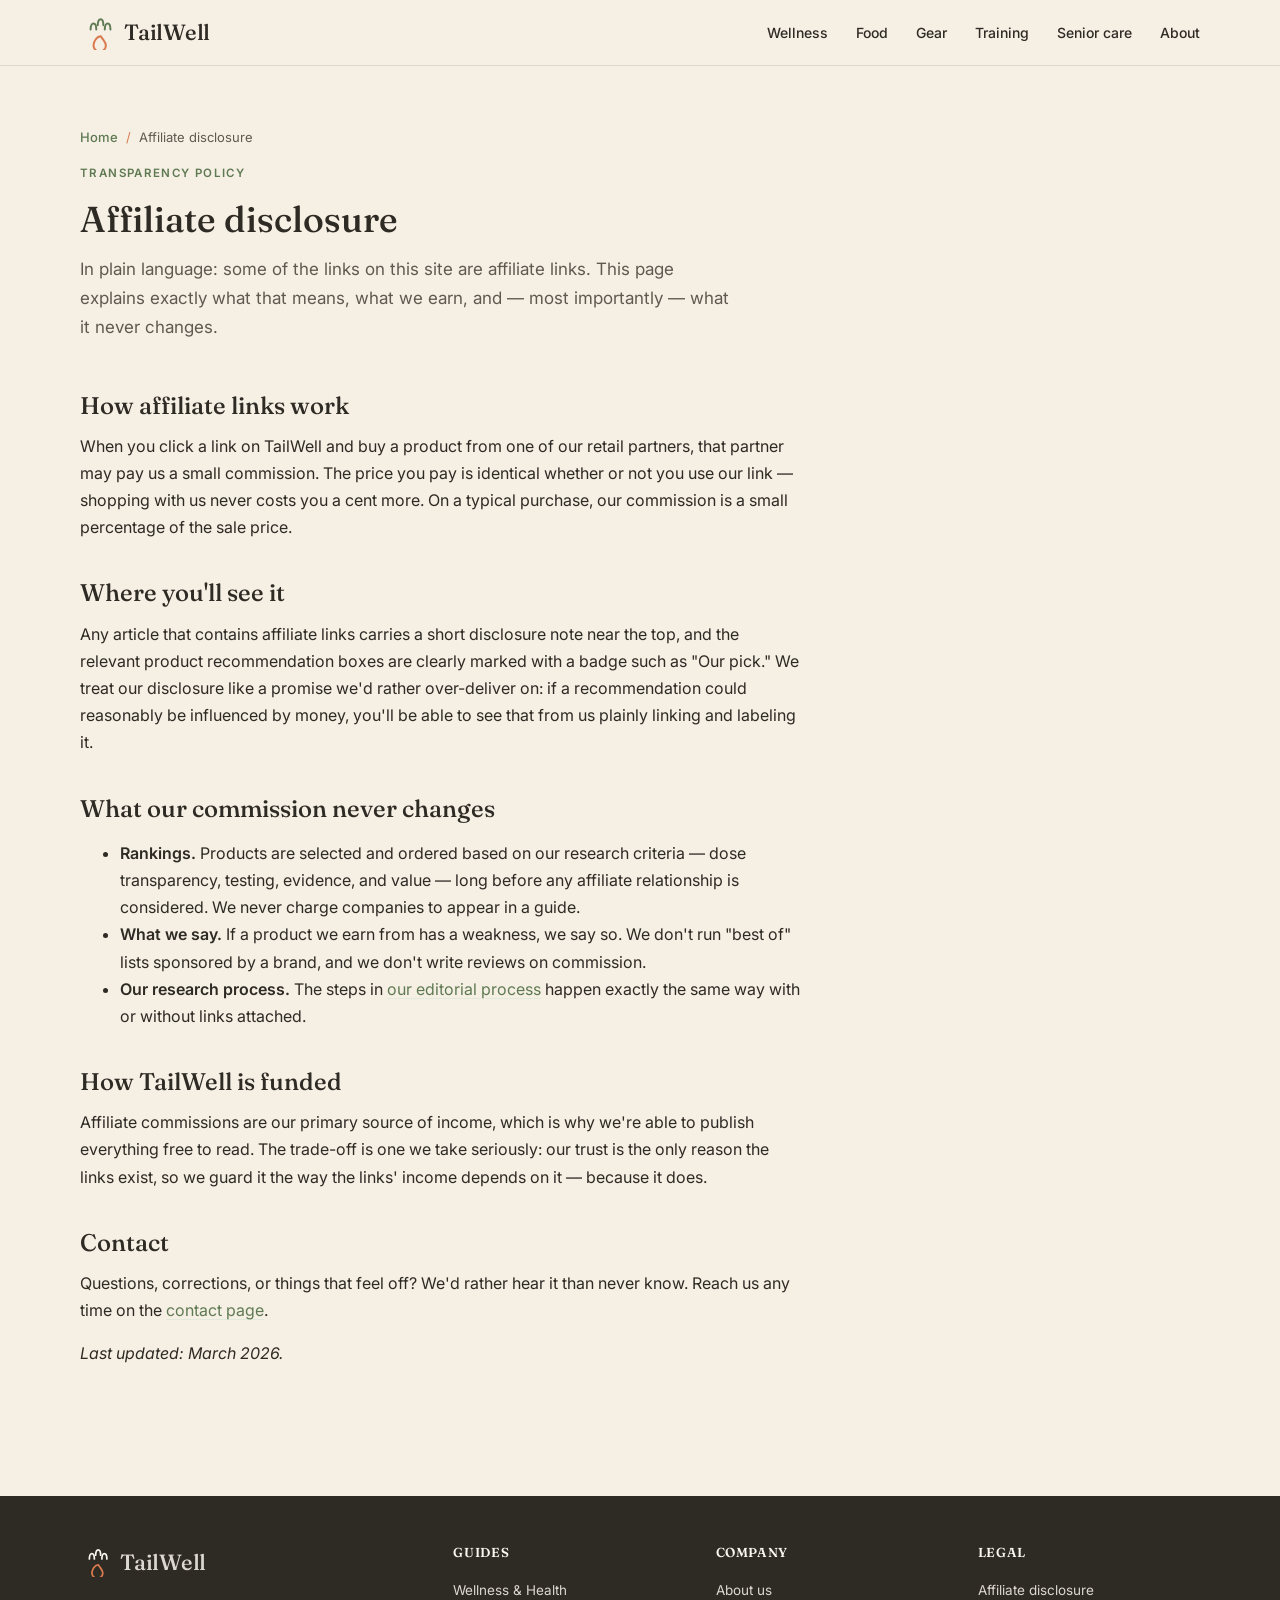
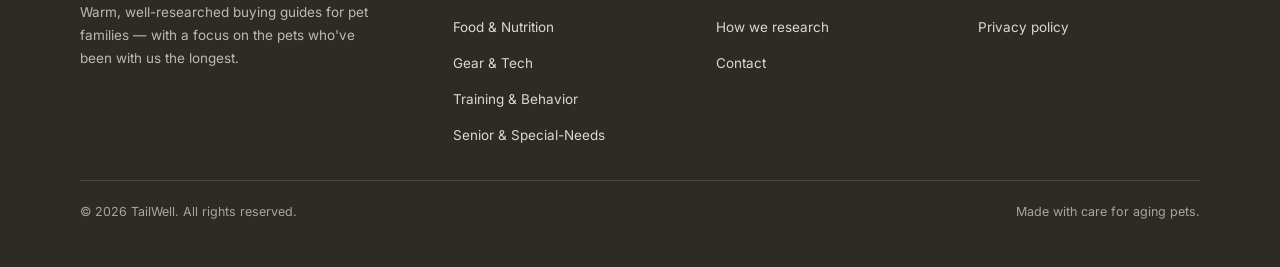
<file: pages/affiliate-disclosure.html>
﻿<!DOCTYPE html>
<html lang="en">
<head>
  <meta charset="UTF-8">
  <meta name="viewport" content="width=device-width, initial-scale=1.0">
  <title>Affiliate Disclosure — TailWell</title>
  <meta name="description" content="TailWell's affiliate disclosure: how our links work, what we earn, and what we never let partnerships change.">
  <link rel="icon" type="image/svg+xml" href="assets/favicon.svg">
  <link rel="preconnect" href="https://fonts.googleapis.com">
  <link rel="preconnect" href="https://fonts.gstatic.com" crossorigin>
  <link href="https://fonts.googleapis.com/css2?family=Fraunces:opsz,wght@9..144,400;9..144,500;9..144,600&family=Inter:wght@400;500;600&display=swap" rel="stylesheet">
  <link rel="stylesheet" href="assets/tailwell.css">
</head>
<body>

  <header class="site-header">
    <div class="container header-inner">
      <a class="brand" href="index.html" aria-label="TailWell — home">
        <span class="logo-mark" aria-hidden="true">
          <svg width="34" height="34" viewBox="0 0 48 48" fill="none" stroke-linecap="round" stroke-linejoin="round">
            <g stroke="currentColor" stroke-width="2.8">
              <path d="M15 19c0-6 2-8.5 4-8.5s4 2.5 4 8.5"/>
              <path d="M25 13c0-6 2-8.5 4-8.5s4 2.5 4 8.5"/>
              <path d="M35 19c0-6 2-8.5 4-8.5s4 2.5 4 8.5"/>
            </g>
            <path class="leaf" d="M29.5 28.5c2.8 5.6 7 8 7 13.1 0 5.6-4.9 8.7-8.6 8.7-5.2 0-9.3-4.5-8.7-10 .5-4.2 4.3-11.8 10.3-11.8z" stroke="currentColor" stroke-width="2.8" stroke-linejoin="round"/>
          </svg>
        </span>
        <span class="brand-name">TailWell</span>
      </a>

      <details class="nav-toggle" open>
        <summary>
          <svg width="18" height="18" viewBox="0 0 24 24" fill="none" stroke="currentColor" stroke-width="2" stroke-linecap="round" aria-hidden="true">
            <path d="M3 6h18M3 12h18M3 18h18"/>
          </svg>
          Menu
        </summary>
        <nav class="main-nav" aria-label="Primary">
          <ul>
            <li><a href="category-wellness.html">Wellness</a></li>
            <li><a href="category-food.html">Food</a></li>
            <li><a href="category-gear.html">Gear</a></li>
            <li><a href="category-training.html">Training</a></li>
            <li><a href="category-senior.html">Senior care</a></li>
            <li><a href="about.html">About</a></li>
          </ul>
        </nav>
      </details>
    </div>
  </header>

  <main>
    <div class="container">
      <header class="page-head">
        <nav class="breadcrumb" aria-label="Breadcrumb" style="padding-bottom: 0;">
          <a href="index.html">Home</a>
          <span>Affiliate disclosure</span>
        </nav>
        <p class="eyebrow" style="margin-top:1rem;">Transparency policy</p>
        <h1>Affiliate disclosure</h1>
        <p class="lede">In plain language: some of the links on this site are affiliate links. This page explains exactly what that means, what we earn, and — most importantly — what it never changes.</p>
      </header>

      <div class="standard-body">

        <h2>How affiliate links work</h2>
        <p>When you click a link on TailWell and buy a product from one of our retail partners, that partner may pay us a small commission. The price you pay is identical whether or not you use our link — shopping with us never costs you a cent more. On a typical purchase, our commission is a small percentage of the sale price.</p>

        <h2>Where you'll see it</h2>
        <p>Any article that contains affiliate links carries a short disclosure note near the top, and the relevant product recommendation boxes are clearly marked with a badge such as "Our pick." We treat our disclosure like a promise we'd rather over-deliver on: if a recommendation could reasonably be influenced by money, you'll be able to see that from us plainly linking and labeling it.</p>

        <h2>What our commission never changes</h2>
        <ul>
          <li><strong>Rankings.</strong> Products are selected and ordered based on our research criteria — dose transparency, testing, evidence, and value — long before any affiliate relationship is considered. We never charge companies to appear in a guide.</li>
          <li><strong>What we say.</strong> If a product we earn from has a weakness, we say so. We don't run "best of" lists sponsored by a brand, and we don't write reviews on commission.</li>
          <li><strong>Our research process.</strong> The steps in <a href="about.html#how-we-research">our editorial process</a> happen exactly the same way with or without links attached.</li>
        </ul>

        <h2>How TailWell is funded</h2>
        <p>Affiliate commissions are our primary source of income, which is why we're able to publish everything free to read. The trade-off is one we take seriously: our trust is the only reason the links exist, so we guard it the way the links' income depends on it — because it does.</p>

        <h2>Contact</h2>
        <p>Questions, corrections, or things that feel off? We'd rather hear it than never know. Reach us any time on the <a href="contact.html">contact page</a>.</p>

        <p><em>Last updated: March 2026.</em></p>

      </div>
    </div>
  </main>

  <footer class="site-footer">
    <div class="container">
      <div class="footer-grid">
        <div class="footer-brand">
          <a class="brand brand--light" href="index.html" aria-label="TailWell — home">
            <span class="logo-mark logo-mark--light" aria-hidden="true">
              <svg width="30" height="30" viewBox="0 0 48 48" fill="none" stroke-linecap="round" stroke-linejoin="round">
                <g stroke="currentColor" stroke-width="2.8">
                  <path d="M15 19c0-6 2-8.5 4-8.5s4 2.5 4 8.5"/>
                  <path d="M25 13c0-6 2-8.5 4-8.5s4 2.5 4 8.5"/>
                  <path d="M35 19c0-6 2-8.5 4-8.5s4 2.5 4 8.5"/>
                </g>
                <path class="leaf" d="M29.5 28.5c2.8 5.6 7 8 7 13.1 0 5.6-4.9 8.7-8.6 8.7-5.2 0-9.3-4.5-8.7-10 .5-4.2 4.3-11.8 10.3-11.8z" stroke="currentColor" stroke-width="2.8" stroke-linejoin="round"/>
              </svg>
            </span>
            <span class="brand-name">TailWell</span>
          </a>
          <p>Warm, well-researched buying guides for pet families — with a focus on the pets who've been with us the longest.</p>
        </div>
        <div>
          <h4>Guides</h4>
          <ul>
            <li><a href="category-wellness.html">Wellness &amp; Health</a></li>
            <li><a href="category-food.html">Food &amp; Nutrition</a></li>
            <li><a href="category-gear.html">Gear &amp; Tech</a></li>
            <li><a href="category-training.html">Training &amp; Behavior</a></li>
            <li><a href="category-senior.html">Senior &amp; Special-Needs</a></li>
          </ul>
        </div>
        <div>
          <h4>Company</h4>
          <ul>
            <li><a href="about.html">About us</a></li>
            <li><a href="about.html#how-we-research">How we research</a></li>
            <li><a href="contact.html">Contact</a></li>
          </ul>
        </div>
        <div>
          <h4>Legal</h4>
          <ul>
            <li><a href="affiliate-disclosure.html">Affiliate disclosure</a></li>
            <li><a href="privacy-policy.html">Privacy policy</a></li>
          </ul>
        </div>
      </div>
      <div class="footer-bottom">
        <span>© 2026 TailWell. All rights reserved.</span>
        <span>Made with care for aging pets.</span>
      </div>
    </div>
  </footer>

  <script src="assets/nav.js" defer></script>
  </body>
</html>
</file>
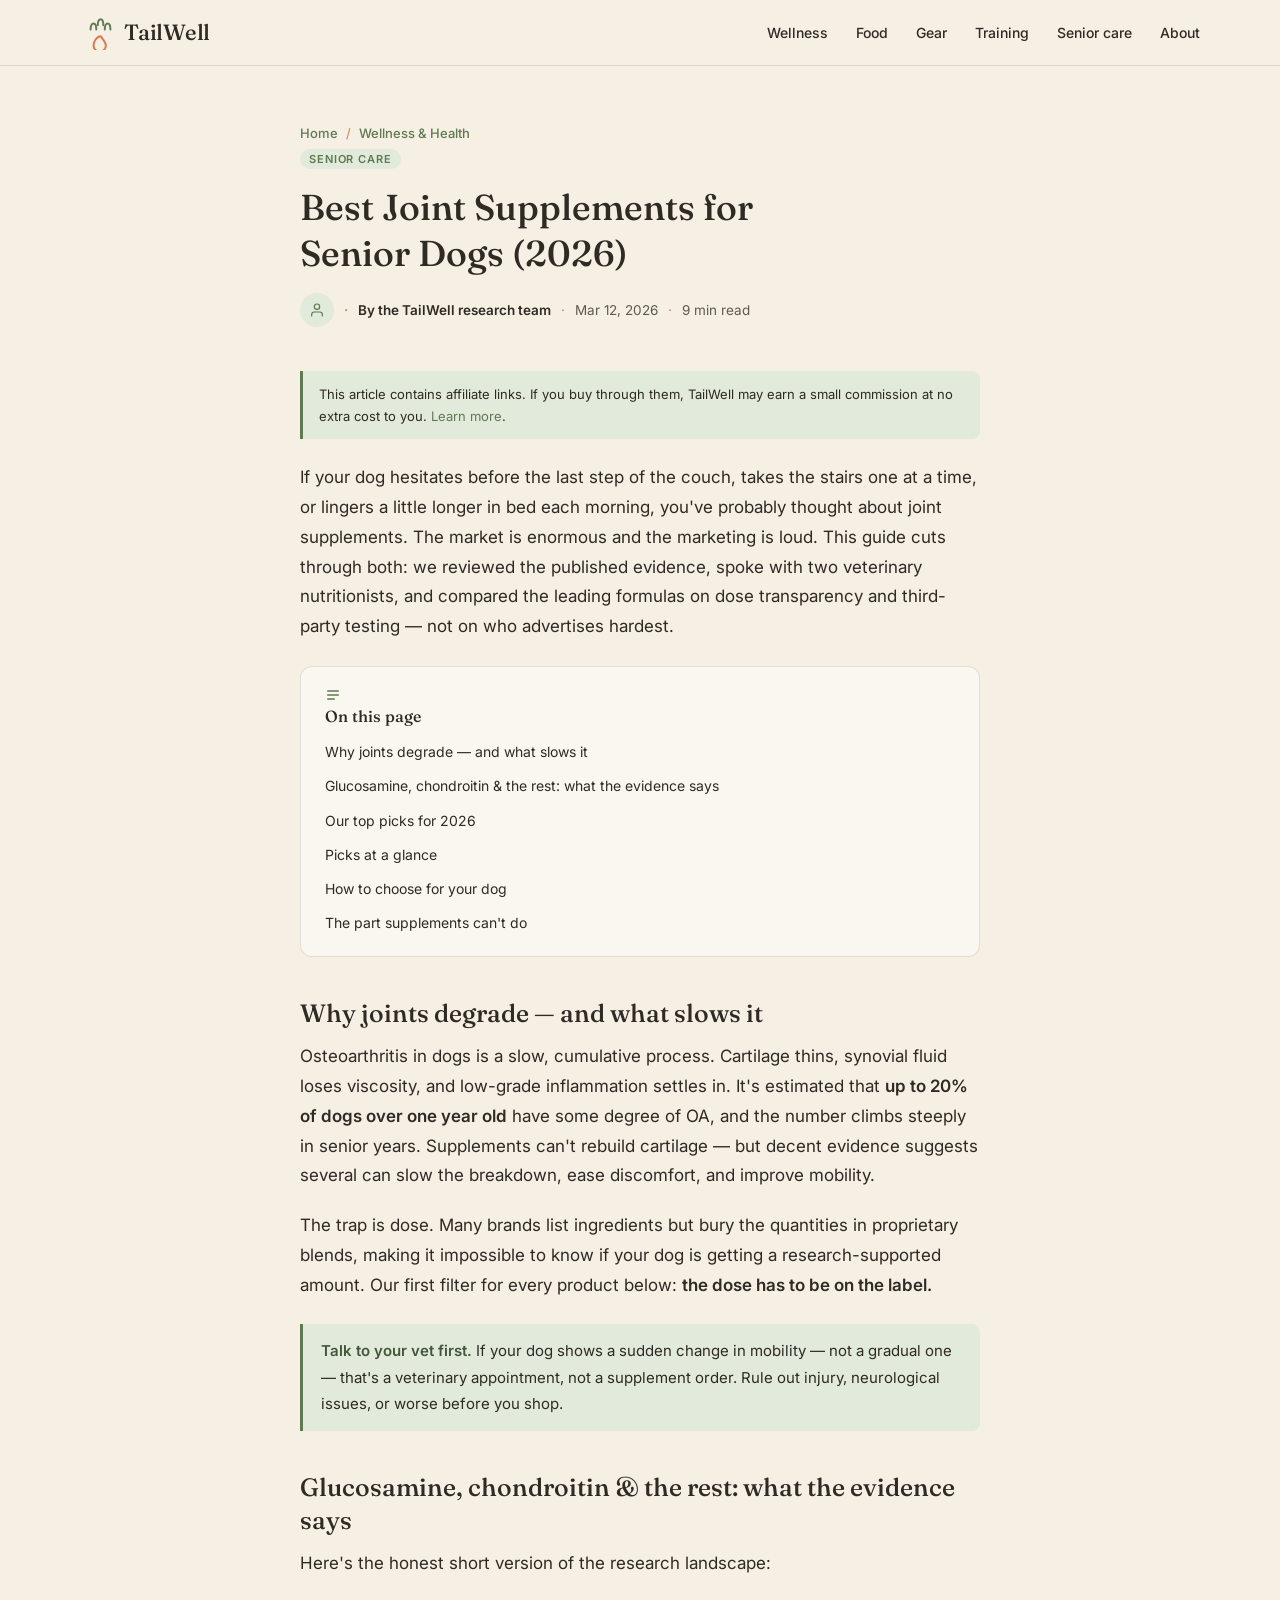
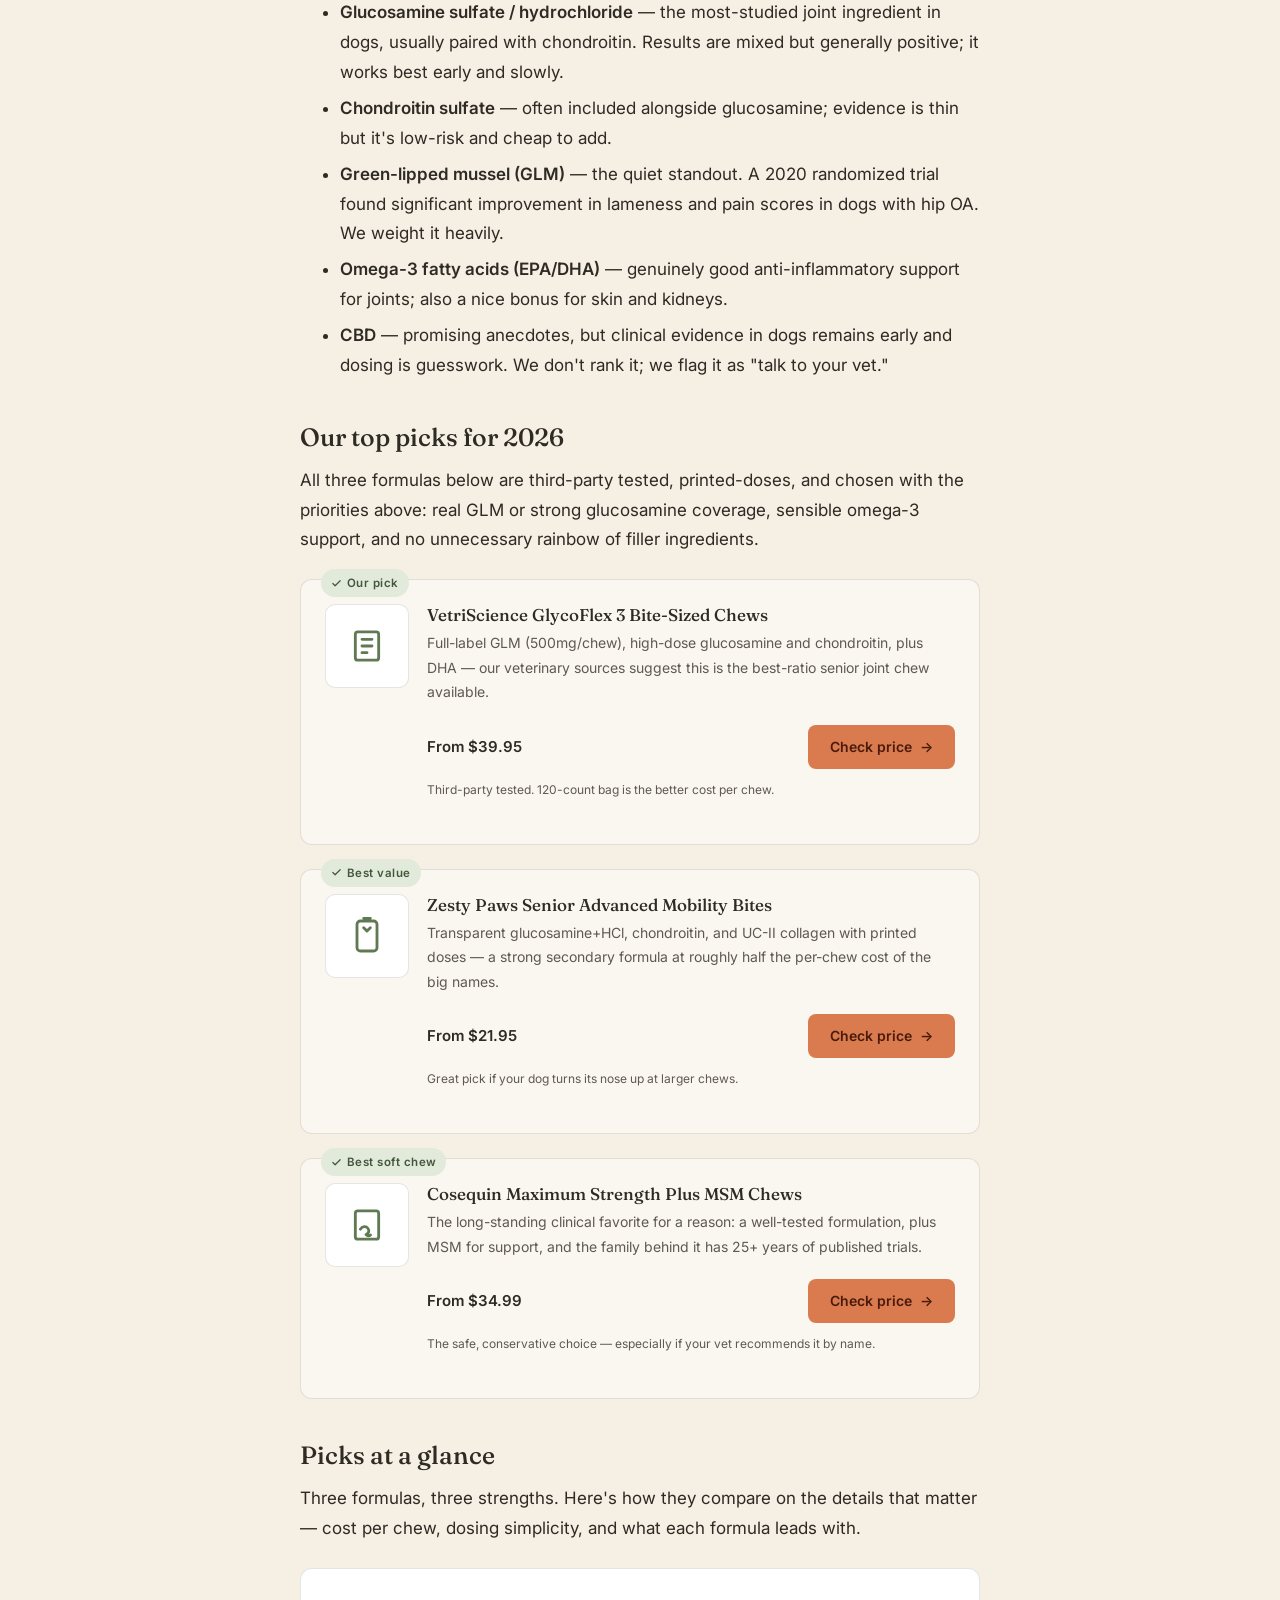
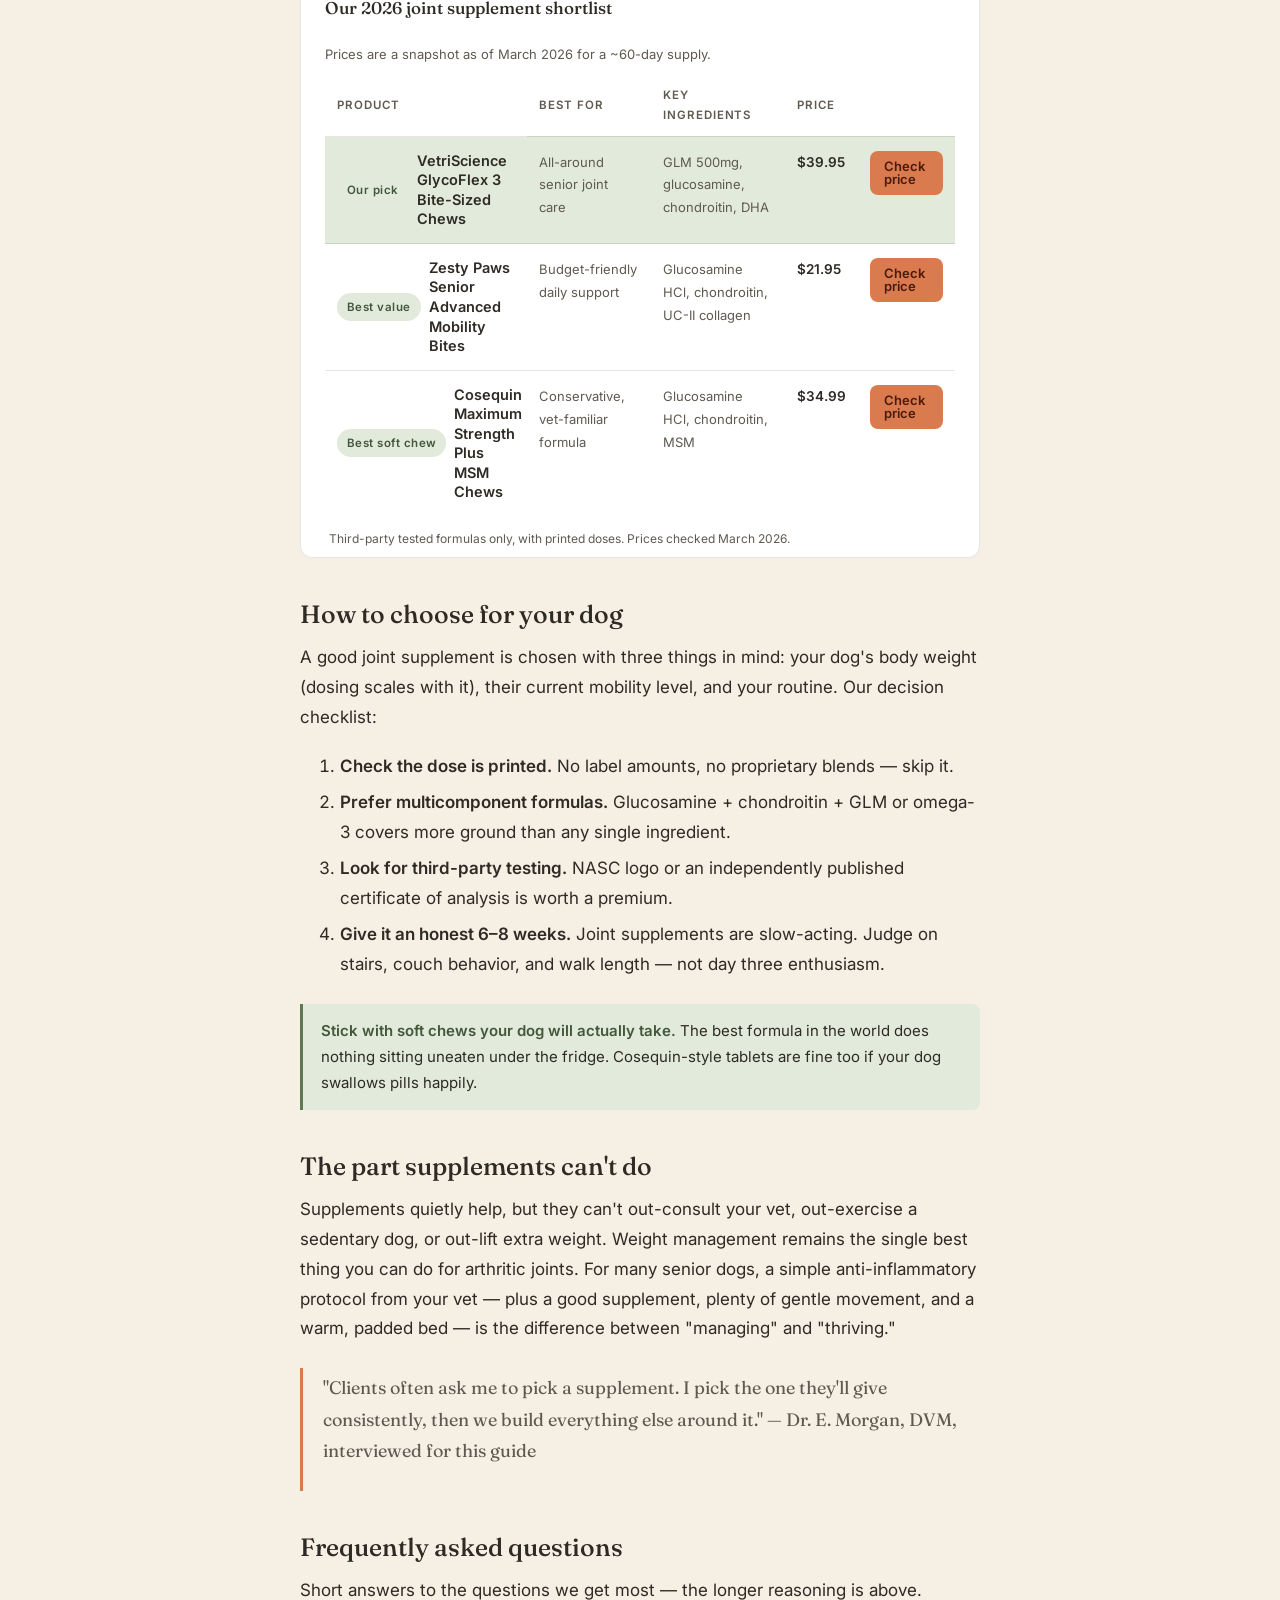
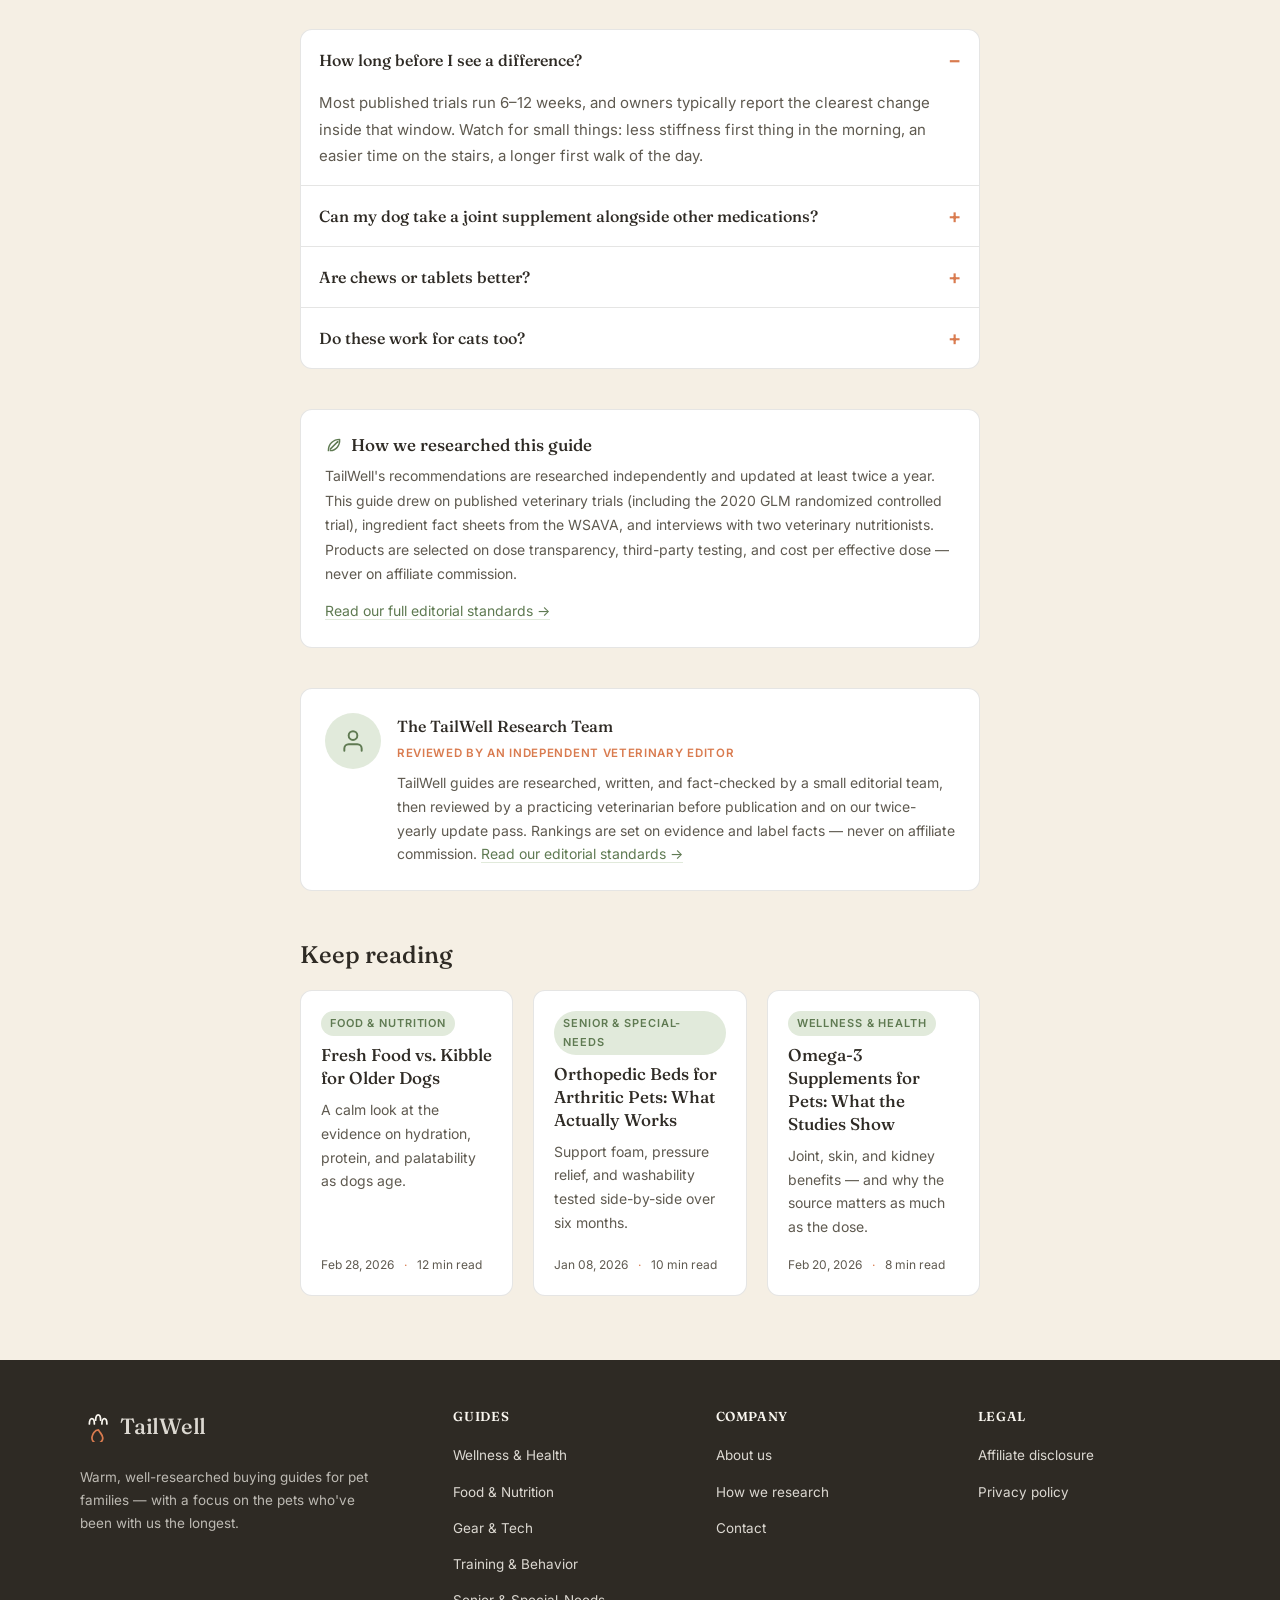
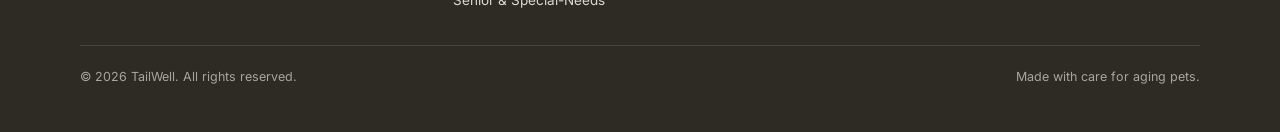
<file: pages/article.html>
﻿<!DOCTYPE html>
<html lang="en">
<head>
  <meta charset="UTF-8">
  <meta name="viewport" content="width=device-width, initial-scale=1.0">
  <title>Best Joint Supplements for Senior Dogs (2026) — TailWell</title>
  <meta name="description" content="We sort the evidence from the marketing on glucosamine, chondroitin, green-lipped mussel, and CBD — and share the joint supplement formulas we'd give our own aging dogs.">
  <link rel="icon" type="image/svg+xml" href="assets/favicon.svg">
  <link rel="preconnect" href="https://fonts.googleapis.com">
  <link rel="preconnect" href="https://fonts.gstatic.com" crossorigin>
  <link href="https://fonts.googleapis.com/css2?family=Fraunces:opsz,wght@9..144,400;9..144,500;9..144,600&family=Inter:wght@400;500;600&display=swap" rel="stylesheet">
  <link rel="stylesheet" href="assets/tailwell.css">
</head>
<body>

  <header class="site-header">
    <div class="container header-inner">
      <a class="brand" href="index.html" aria-label="TailWell — home">
        <span class="logo-mark" aria-hidden="true">
          <svg width="34" height="34" viewBox="0 0 48 48" fill="none" stroke-linecap="round" stroke-linejoin="round">
            <g stroke="currentColor" stroke-width="2.8">
              <path d="M15 19c0-6 2-8.5 4-8.5s4 2.5 4 8.5"/>
              <path d="M25 13c0-6 2-8.5 4-8.5s4 2.5 4 8.5"/>
              <path d="M35 19c0-6 2-8.5 4-8.5s4 2.5 4 8.5"/>
            </g>
            <path class="leaf" d="M29.5 28.5c2.8 5.6 7 8 7 13.1 0 5.6-4.9 8.7-8.6 8.7-5.2 0-9.3-4.5-8.7-10 .5-4.2 4.3-11.8 10.3-11.8z" stroke="currentColor" stroke-width="2.8" stroke-linejoin="round"/>
          </svg>
        </span>
        <span class="brand-name">TailWell</span>
      </a>

      <details class="nav-toggle" open>
        <summary>
          <svg width="18" height="18" viewBox="0 0 24 24" fill="none" stroke="currentColor" stroke-width="2" stroke-linecap="round" aria-hidden="true">
            <path d="M3 6h18M3 12h18M3 18h18"/>
          </svg>
          Menu
        </summary>
        <nav class="main-nav" aria-label="Primary">
          <ul>
            <li><a href="category-wellness.html">Wellness</a></li>
            <li><a href="category-food.html">Food</a></li>
            <li><a href="category-gear.html">Gear</a></li>
            <li><a href="category-training.html">Training</a></li>
            <li><a href="category-senior.html">Senior care</a></li>
            <li><a href="about.html">About</a></li>
          </ul>
        </nav>
      </details>
    </div>
  </header>

  <main>
    <div class="container container--article">

      <!-- ============ Article header ============ -->
      <header class="article-header">
        <nav class="breadcrumb" aria-label="Breadcrumb" style="padding-bottom:0;">
          <a href="index.html">Home</a>
          <span><a href="category-wellness.html">Wellness &amp; Health</a></span>
        </nav>
        <span class="tw-tag" style="margin-top:1rem;">Senior care</span>
        <h1>Best Joint Supplements for Senior Dogs (2026)</h1>
        <div class="byline">
          <span class="avatar" aria-hidden="true">
            <svg width="16" height="16" viewBox="0 0 24 24" fill="none" stroke="currentColor" stroke-width="1.8" stroke-linecap="round" stroke-linejoin="round"><path d="M20 21v-2a4 4 0 0 0-4-4H8a4 4 0 0 0-4 4v2"/><circle cx="12" cy="7" r="4"/></svg>
          </span>
          <span class="author-name">By the TailWell research team</span>
          <span>Mar 12, 2026</span>
          <span>9 min read</span>
        </div>
      </header>

      <div class="tw-disclosure">
        This article contains affiliate links. If you buy through them, TailWell may earn a small commission at no extra cost to you. <a href="affiliate-disclosure.html">Learn more</a>.
      </div>

      <!-- ============ Lede ============ -->
      <p class="post-body" style="margin-top:.5rem;">
        If your dog hesitates before the last step of the couch, takes the stairs one at a time, or lingers a little longer in bed each morning, you've probably thought about joint supplements. The market is enormous and the marketing is loud. This guide cuts through both: we reviewed the published evidence, spoke with two veterinary nutritionists, and compared the leading formulas on dose transparency and third-party testing — not on who advertises hardest.
      </p>

      <!-- ============ Table of contents ============ -->
      <nav class="tw-toc" aria-label="Table of contents">
        <p class="tw-toc-title">
          <svg width="16" height="16" viewBox="0 0 24 24" fill="none" stroke="currentColor" stroke-width="2" stroke-linecap="round" stroke-linejoin="round" aria-hidden="true"><path d="M4 6h16M4 12h16M4 18h10"/></svg>
          On this page
        </p>
        <ol>
          <li><a href="#how-joints-work">Why joints degrade — and what slows it</a></li>
          <li><a href="#ingredients">Glucosamine, chondroitin &amp; the rest: what the evidence says</a></li>
          <li><a href="#picks">Our top picks for 2026</a></li>
          <li><a href="#picks-at-a-glance">Picks at a glance</a></li>
          <li><a href="#choosing">How to choose for your dog</a></li>
          <li><a href="#vet-gap">The part supplements can't do</a></li>
        </ol>
      </nav>

      <!-- ============ Body ============ -->
      <article class="post-body">

        <h2 id="how-joints-work">Why joints degrade — and what slows it</h2>
        <p>Osteoarthritis in dogs is a slow, cumulative process. Cartilage thins, synovial fluid loses viscosity, and low-grade inflammation settles in. It's estimated that <strong>up to 20% of dogs over one year old</strong> have some degree of OA, and the number climbs steeply in senior years. Supplements can't rebuild cartilage — but decent evidence suggests several can slow the breakdown, ease discomfort, and improve mobility.</p>
        <p>The trap is dose. Many brands list ingredients but bury the quantities in proprietary blends, making it impossible to know if your dog is getting a research-supported amount. Our first filter for every product below: <strong>the dose has to be on the label.</strong></p>

        <div class="tw-tip">
          <strong>Talk to your vet first.</strong> If your dog shows a sudden change in mobility — not a gradual one — that's a veterinary appointment, not a supplement order. Rule out injury, neurological issues, or worse before you shop.
        </div>

        <h2 id="ingredients">Glucosamine, chondroitin &amp; the rest: what the evidence says</h2>
        <p>Here's the honest short version of the research landscape:</p>
        <ul>
          <li><strong>Glucosamine sulfate / hydrochloride</strong> — the most-studied joint ingredient in dogs, usually paired with chondroitin. Results are mixed but generally positive; it works best early and slowly.</li>
          <li><strong>Chondroitin sulfate</strong> — often included alongside glucosamine; evidence is thin but it's low-risk and cheap to add.</li>
          <li><strong>Green-lipped mussel (GLM)</strong> — the quiet standout. A 2020 randomized trial found significant improvement in lameness and pain scores in dogs with hip OA. We weight it heavily.</li>
          <li><strong>Omega-3 fatty acids (EPA/DHA)</strong> — genuinely good anti-inflammatory support for joints; also a nice bonus for skin and kidneys.</li>
          <li><strong>CBD</strong> — promising anecdotes, but clinical evidence in dogs remains early and dosing is guesswork. We don't rank it; we flag it as "talk to your vet."</li>
        </ul>

        <h2 id="picks">Our top picks for 2026</h2>
        <p>All three formulas below are third-party tested, printed-doses, and chosen with the priorities above: real GLM or strong glucosamine coverage, sensible omega-3 support, and no unnecessary rainbow of filler ingredients.</p>

        <div class="tw-product-box">
          <span class="tw-badge">
            <svg width="11" height="11" viewBox="0 0 24 24" fill="none" stroke="currentColor" stroke-width="2.6" stroke-linecap="round" stroke-linejoin="round" aria-hidden="true"><path d="M20 6 9 17l-5-5"/></svg>
            Our pick
          </span>
          <div class="tw-product-box__thumb" aria-hidden="true">
            <svg width="40" height="40" viewBox="0 0 24 24" fill="none" stroke="currentColor" stroke-width="1.7" stroke-linecap="round" stroke-linejoin="round"><path d="M6.5 3.5h11a1.5 1.5 0 0 1 1.5 1.5v14a1.5 1.5 0 0 1-1.5 1.5h-11A1.5 1.5 0 0 1 5 19V5a1.5 1.5 0 0 1 1.5-1.5Z"/><path d="M9 8h6M9 12h6M9 16h3"/></svg>
          </div>
          <div class="tw-product-box__body">
            <h4>VetriScience GlycoFlex 3 Bite-Sized Chews</h4>
            <p class="tw-product-why">Full-label GLM (500mg/chew), high-dose glucosamine and chondroitin, plus DHA — our veterinary sources suggest this is the best-ratio senior joint chew available.</p>
            <div class="tw-product-box__footer">
              <span class="tw-product-price">From $39.95</span>
              <a class="tw-button" href="#" rel="nofollow sponsored noopener" target="_blank">Check price <span aria-hidden="true">→</span></a>
            </div>
            <p class="tw-product-caption">Third-party tested. 120-count bag is the better cost per chew.</p>
          </div>
        </div>

        <div class="tw-product-box">
          <span class="tw-badge">
            <svg width="11" height="11" viewBox="0 0 24 24" fill="none" stroke="currentColor" stroke-width="2.6" stroke-linecap="round" stroke-linejoin="round" aria-hidden="true"><path d="M20 6 9 17l-5-5"/></svg>
            Best value
          </span>
          <div class="tw-product-box__thumb" aria-hidden="true">
            <svg width="40" height="40" viewBox="0 0 24 24" fill="none" stroke="currentColor" stroke-width="1.7" stroke-linecap="round" stroke-linejoin="round"><path d="M8 3h8a2 2 0 0 1 2 2v14a2 2 0 0 1-2 2H8a2 2 0 0 1-2-2V5a2 2 0 0 1 2-2Z"/><path d="M10 1.5h4M10 7l2 2 2-2"/></svg>
          </div>
          <div class="tw-product-box__body">
            <h4>Zesty Paws Senior Advanced Mobility Bites</h4>
            <p class="tw-product-why">Transparent glucosamine+HCl, chondroitin, and UC-II collagen with printed doses — a strong secondary formula at roughly half the per-chew cost of the big names.</p>
            <div class="tw-product-box__footer">
              <span class="tw-product-price">From $21.95</span>
              <a class="tw-button" href="#" rel="nofollow sponsored noopener" target="_blank">Check price <span aria-hidden="true">→</span></a>
            </div>
            <p class="tw-product-caption">Great pick if your dog turns its nose up at larger chews.</p>
          </div>
        </div>

        <div class="tw-product-box">
          <span class="tw-badge">
            <svg width="11" height="11" viewBox="0 0 24 24" fill="none" stroke="currentColor" stroke-width="2.6" stroke-linecap="round" stroke-linejoin="round" aria-hidden="true"><path d="M20 6 9 17l-5-5"/></svg>
            Best soft chew
          </span>
          <div class="tw-product-box__thumb" aria-hidden="true">
            <svg width="40" height="40" viewBox="0 0 24 24" fill="none" stroke="currentColor" stroke-width="1.7" stroke-linecap="round" stroke-linejoin="round"><path d="M6.5 3.5h11a1.5 1.5 0 0 1 1.5 1.5v14a1.5 1.5 0 0 1-1.5 1.5h-11A1.5 1.5 0 0 1 5 19V5a1.5 1.5 0 0 1 1.5-1.5Z"/><path d="M8 14.5c1.2-1.8 3.4-2 4.6-.4 1 1.3.4 3-1.2 3.6h0c.6.9 1.9 1.1 2.7.3"/></svg>
          </div>
          <div class="tw-product-box__body">
            <h4>Cosequin Maximum Strength Plus MSM Chews</h4>
            <p class="tw-product-why">The long-standing clinical favorite for a reason: a well-tested formulation, plus MSM for support, and the family behind it has 25+ years of published trials.</p>
            <div class="tw-product-box__footer">
              <span class="tw-product-price">From $34.99</span>
              <a class="tw-button" href="#" rel="nofollow sponsored noopener" target="_blank">Check price <span aria-hidden="true">→</span></a>
            </div>
            <p class="tw-product-caption">The safe, conservative choice — especially if your vet recommends it by name.</p>
          </div>
        </div>

        <h2 id="picks-at-a-glance">Picks at a glance</h2>
        <p>Three formulas, three strengths. Here's how they compare on the details that matter — cost per chew, dosing simplicity, and what each formula leads with.</p>
        <div class="tw-compare">
          <p class="tw-compare__title">Our 2026 joint supplement shortlist</p>
          <p class="tw-compare__sub">Prices are a snapshot as of March 2026 for a ~60-day supply.</p>
          <table>
            <caption>Third-party tested formulas only, with printed doses. Prices checked March 2026.</caption>
            <thead>
              <tr>
                <th scope="col">Product</th>
                <th scope="col">Best for</th>
                <th scope="col">Key ingredients</th>
                <th scope="col">Price</th>
                <th scope="col"></th>
              </tr>
            </thead>
            <tbody>
              <tr class="tw-compare__highlight">
                <td class="tw-compare-name-cell"><span class="tw-badge">Our pick</span><span class="tw-compare-name">VetriScience GlycoFlex 3 Bite-Sized Chews</span></td>
                <td class="tw-compare-details">All-around senior joint care</td>
                <td class="tw-compare-details">GLM 500mg, glucosamine, chondroitin, DHA</td>
                <td class="tw-compare-price">$39.95</td>
                <td class="tw-compare-cta"><a class="tw-button" href="#" rel="nofollow sponsored noopener" target="_blank">Check price</a></td>
              </tr>
              <tr>
                <td class="tw-compare-name-cell"><span class="tw-badge">Best value</span><span class="tw-compare-name">Zesty Paws Senior Advanced Mobility Bites</span></td>
                <td class="tw-compare-details">Budget-friendly daily support</td>
                <td class="tw-compare-details">Glucosamine HCl, chondroitin, UC-II collagen</td>
                <td class="tw-compare-price">$21.95</td>
                <td class="tw-compare-cta"><a class="tw-button" href="#" rel="nofollow sponsored noopener" target="_blank">Check price</a></td>
              </tr>
              <tr>
                <td class="tw-compare-name-cell"><span class="tw-badge">Best soft chew</span><span class="tw-compare-name">Cosequin Maximum Strength Plus MSM Chews</span></td>
                <td class="tw-compare-details">Conservative, vet-familiar formula</td>
                <td class="tw-compare-details">Glucosamine HCl, chondroitin, MSM</td>
                <td class="tw-compare-price">$34.99</td>
                <td class="tw-compare-cta"><a class="tw-button" href="#" rel="nofollow sponsored noopener" target="_blank">Check price</a></td>
              </tr>
            </tbody>
          </table>
        </div>

        <h2 id="choosing">How to choose for your dog</h2>
        <p>A good joint supplement is chosen with three things in mind: your dog's body weight (dosing scales with it), their current mobility level, and your routine. Our decision checklist:</p>
        <ol>
          <li><strong>Check the dose is printed.</strong> No label amounts, no proprietary blends — skip it.</li>
          <li><strong>Prefer multicomponent formulas.</strong> Glucosamine + chondroitin + GLM or omega-3 covers more ground than any single ingredient.</li>
          <li><strong>Look for third-party testing.</strong> NASC logo or an independently published certificate of analysis is worth a premium.</li>
          <li><strong>Give it an honest 6–8 weeks.</strong> Joint supplements are slow-acting. Judge on stairs, couch behavior, and walk length — not day three enthusiasm.</li>
        </ol>

        <div class="tw-tip">
          <strong>Stick with soft chews your dog will actually take.</strong> The best formula in the world does nothing sitting uneaten under the fridge. Cosequin-style tablets are fine too if your dog swallows pills happily.
        </div>

        <h2 id="vet-gap">The part supplements can't do</h2>
        <p>Supplements quietly help, but they can't out-consult your vet, out-exercise a sedentary dog, or out-lift extra weight. Weight management remains the single best thing you can do for arthritic joints. For many senior dogs, a simple anti-inflammatory protocol from your vet — plus a good supplement, plenty of gentle movement, and a warm, padded bed — is the difference between "managing" and "thriving."</p>
        <blockquote>
          <p>"Clients often ask me to pick a supplement. I pick the one they'll give consistently, then we build everything else around it." — Dr. E. Morgan, DVM, interviewed for this guide</p>
        </blockquote>

        <h2 id="faq">Frequently asked questions</h2>
        <p>Short answers to the questions we get most — the longer reasoning is above.</p>
        <div class="tw-faq">
          <details open>
            <summary>How long before I see a difference?</summary>
            <div class="tw-faq-body">
              <p>Most published trials run 6–12 weeks, and owners typically report the clearest change inside that window. Watch for small things: less stiffness first thing in the morning, an easier time on the stairs, a longer first walk of the day.</p>
            </div>
          </details>
          <details>
            <summary>Can my dog take a joint supplement alongside other medications?</summary>
            <div class="tw-faq-body">
              <p>Usually yes — but it should always be confirmed. NSAIDs, certain blood thinners, and prescription diets can interact with supplement ingredients, and senior pets are often on multiple things at once. Run any new supplement past your vet first.</p>
            </div>
          </details>
          <details>
            <summary>Are chews or tablets better?</summary>
            <div class="tw-faq-body">
              <p>Neither is more effective — acceptance is the difference. Soft chews are easier for most senior dogs to take and split into half doses; tablets are the better value if your dog swallows them happily. Pick whichever your dog will actually consume consistently.</p>
            </div>
          </details>
          <details>
            <summary>Do these work for cats too?</summary>
            <div class="tw-faq-body">
              <p>Glucosamine and chondroitin are used in cats, but dosing differs dramatically by body weight — and cats with kidney disease need vet-supervised choices, since some ingredients are contraindicated. Chat with your vet before adding a joint supplement to a cat's routine.</p>
            </div>
          </details>
        </div>

        <!-- ============ Trust note ============ -->
        <div class="tw-trust">
          <h3>
            <svg width="18" height="18" viewBox="0 0 24 24" fill="none" stroke="currentColor" stroke-width="1.9" stroke-linecap="round" stroke-linejoin="round" aria-hidden="true"><path d="M4.5 19.5C4.5 11 11 4.5 19.5 4.5c.5 8-4.5 15-12.5 15"/><path d="M7 17.5 17 7.5"/></svg>
            How we researched this guide
          </h3>
          <p>TailWell's recommendations are researched independently and updated at least twice a year. This guide drew on published veterinary trials (including the 2020 GLM randomized controlled trial), ingredient fact sheets from the WSAVA, and interviews with two veterinary nutritionists. Products are selected on dose transparency, third-party testing, and cost per effective dose — never on affiliate commission.</p>
          <p><a href="about.html#how-we-research">Read our full editorial standards →</a></p>
        </div>

      </article>

      <div class="tw-author">
        <div class="tw-author__avatar" aria-hidden="true">
          <svg width="26" height="26" viewBox="0 0 24 24" fill="none" stroke="currentColor" stroke-width="1.8" stroke-linecap="round" stroke-linejoin="round"><path d="M20 21v-2a4 4 0 0 0-4-4H8a4 4 0 0 0-4 4v2"/><circle cx="12" cy="7" r="4"/></svg>
        </div>
        <div class="tw-author__body">
          <p class="tw-author__name">The TailWell Research Team</p>
          <p class="tw-author__role">Reviewed by an independent veterinary editor</p>
          <p class="tw-author__bio">TailWell guides are researched, written, and fact-checked by a small editorial team, then reviewed by a practicing veterinarian before publication and on our twice-yearly update pass. Rankings are set on evidence and label facts — never on affiliate commission. <a href="about.html#how-we-research">Read our editorial standards →</a></p>
        </div>
      </div>

      <!-- ============ Related articles ============ -->
      <section class="section-block">
        <div class="section-head">
          <h2>Keep reading</h2>
        </div>
        <div class="tw-grid--articles">
          <a class="tw-article-card" href="article.html">
            <div class="tw-article-card__body">
              <span class="tw-tag">Food &amp; Nutrition</span>
              <h3>Fresh Food vs. Kibble for Older Dogs</h3>
              <p>A calm look at the evidence on hydration, protein, and palatability as dogs age.</p>
              <div class="tw-meta"><span>Feb 28, 2026</span><span>12 min read</span></div>
            </div>
          </a>
          <a class="tw-article-card" href="article.html">
            <div class="tw-article-card__body">
              <span class="tw-tag">Senior &amp; Special-Needs</span>
              <h3>Orthopedic Beds for Arthritic Pets: What Actually Works</h3>
              <p>Support foam, pressure relief, and washability tested side-by-side over six months.</p>
              <div class="tw-meta"><span>Jan 08, 2026</span><span>10 min read</span></div>
            </div>
          </a>
          <a class="tw-article-card" href="article.html">
            <div class="tw-article-card__body">
              <span class="tw-tag">Wellness &amp; Health</span>
              <h3>Omega-3 Supplements for Pets: What the Studies Show</h3>
              <p>Joint, skin, and kidney benefits — and why the source matters as much as the dose.</p>
              <div class="tw-meta"><span>Feb 20, 2026</span><span>8 min read</span></div>
            </div>
          </a>
        </div>
      </section>

    </div>
  </main>

  <footer class="site-footer">
    <div class="container">
      <div class="footer-grid">
        <div class="footer-brand">
          <a class="brand brand--light" href="index.html" aria-label="TailWell — home">
            <span class="logo-mark logo-mark--light" aria-hidden="true">
              <svg width="30" height="30" viewBox="0 0 48 48" fill="none" stroke-linecap="round" stroke-linejoin="round">
                <g stroke="currentColor" stroke-width="2.8">
                  <path d="M15 19c0-6 2-8.5 4-8.5s4 2.5 4 8.5"/>
                  <path d="M25 13c0-6 2-8.5 4-8.5s4 2.5 4 8.5"/>
                  <path d="M35 19c0-6 2-8.5 4-8.5s4 2.5 4 8.5"/>
                </g>
                <path class="leaf" d="M29.5 28.5c2.8 5.6 7 8 7 13.1 0 5.6-4.9 8.7-8.6 8.7-5.2 0-9.3-4.5-8.7-10 .5-4.2 4.3-11.8 10.3-11.8z" stroke="currentColor" stroke-width="2.8" stroke-linejoin="round"/>
              </svg>
            </span>
            <span class="brand-name">TailWell</span>
          </a>
          <p>Warm, well-researched buying guides for pet families — with a focus on the pets who've been with us the longest.</p>
        </div>
        <div>
          <h4>Guides</h4>
          <ul>
            <li><a href="category-wellness.html">Wellness &amp; Health</a></li>
            <li><a href="category-food.html">Food &amp; Nutrition</a></li>
            <li><a href="category-gear.html">Gear &amp; Tech</a></li>
            <li><a href="category-training.html">Training &amp; Behavior</a></li>
            <li><a href="category-senior.html">Senior &amp; Special-Needs</a></li>
          </ul>
        </div>
        <div>
          <h4>Company</h4>
          <ul>
            <li><a href="about.html">About us</a></li>
            <li><a href="about.html#how-we-research">How we research</a></li>
            <li><a href="contact.html">Contact</a></li>
          </ul>
        </div>
        <div>
          <h4>Legal</h4>
          <ul>
            <li><a href="affiliate-disclosure.html">Affiliate disclosure</a></li>
            <li><a href="privacy-policy.html">Privacy policy</a></li>
          </ul>
        </div>
      </div>
      <div class="footer-bottom">
        <span>© 2026 TailWell. All rights reserved.</span>
        <span>Made with care for aging pets.</span>
      </div>
    </div>
  </footer>

  <script src="assets/nav.js" defer></script>
  </body>
</html>
</file>
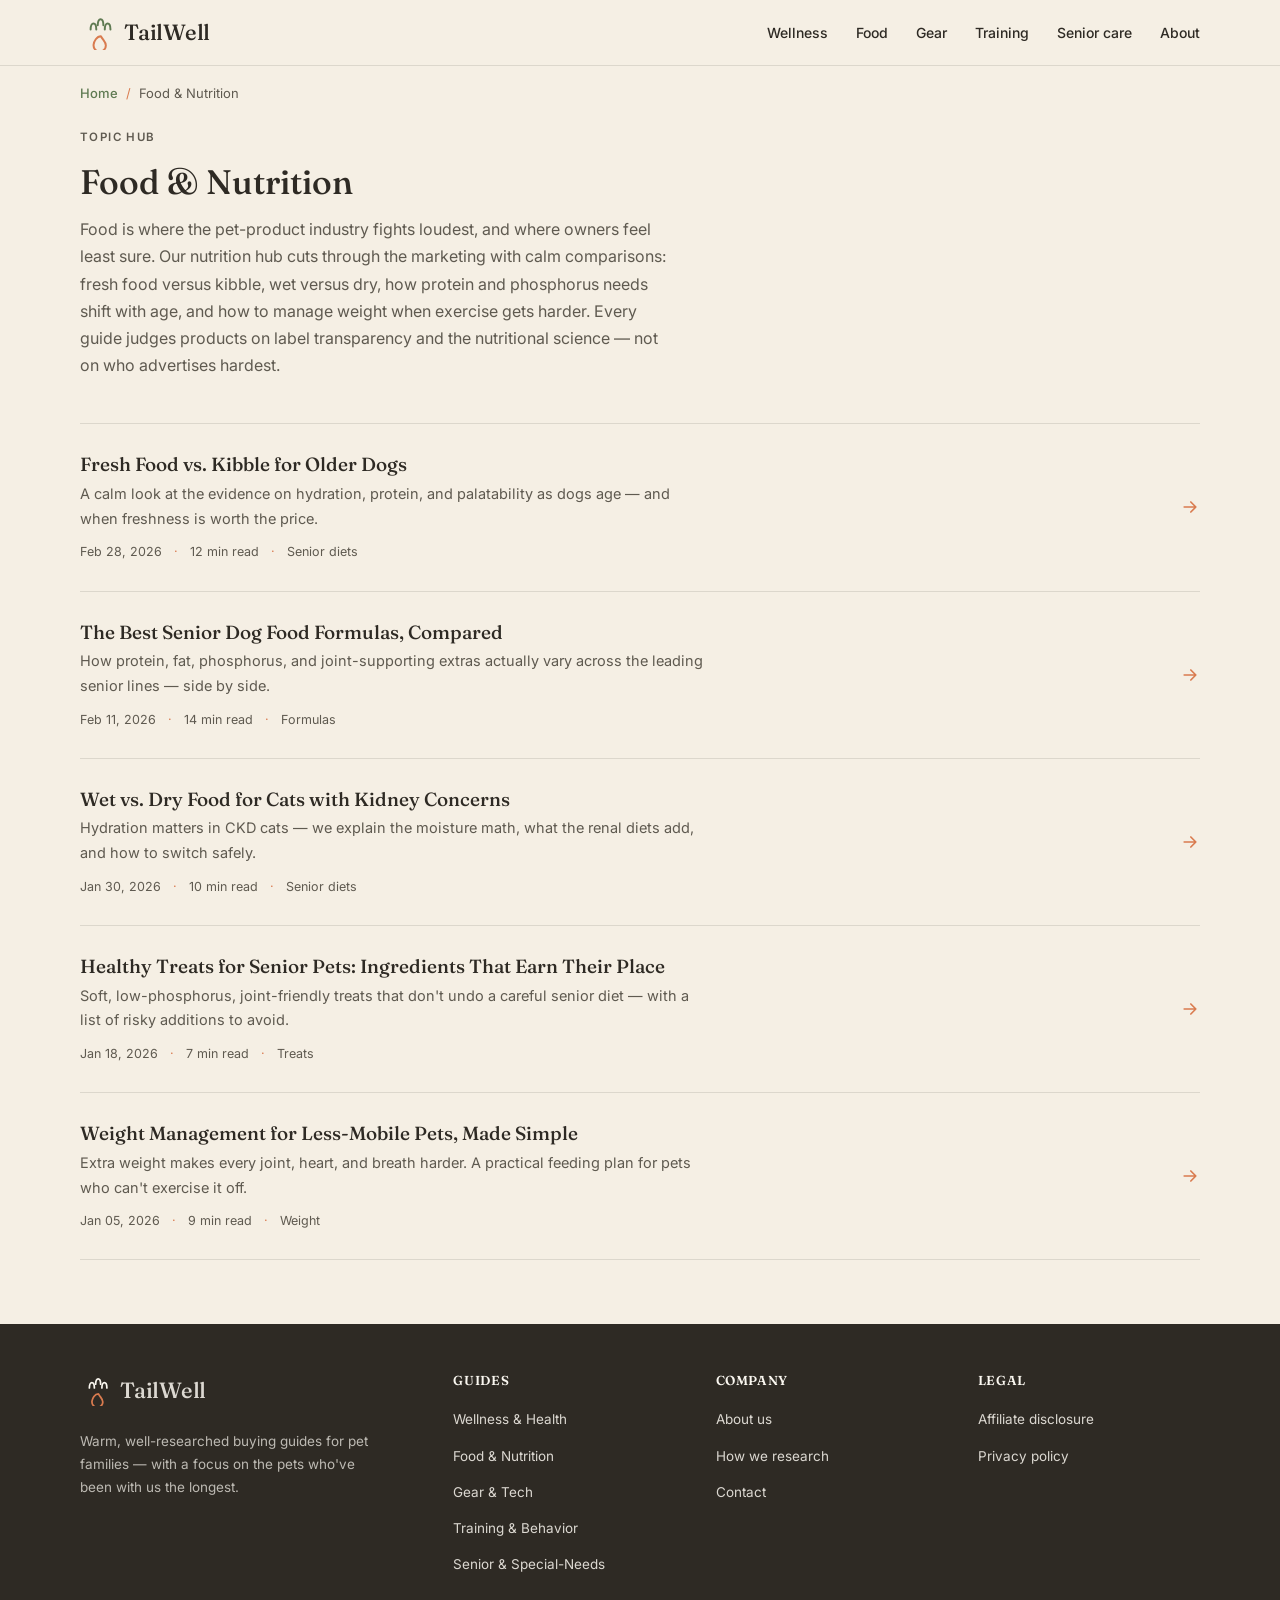
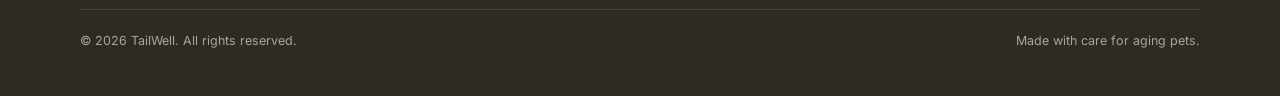
<file: pages/category-food.html>
﻿<!DOCTYPE html>
<html lang="en">
<head>
  <meta charset="UTF-8">
  <meta name="viewport" content="width=device-width, initial-scale=1.0">
  <title>Food &amp; Nutrition Guides — TailWell</title>
  <meta name="description" content="Food and nutrition buying guides for pets: fresh food vs kibble, senior diets, treats, and weight management — researched honestly and written warmly.">
  <link rel="icon" type="image/svg+xml" href="assets/favicon.svg">
  <link rel="preconnect" href="https://fonts.googleapis.com">
  <link rel="preconnect" href="https://fonts.gstatic.com" crossorigin>
  <link href="https://fonts.googleapis.com/css2?family=Fraunces:opsz,wght@9..144,400;9..144,500;9..144,600&family=Inter:wght@400;500;600&display=swap" rel="stylesheet">
  <link rel="stylesheet" href="assets/tailwell.css">
</head>
<body>

  <header class="site-header">
    <div class="container header-inner">
      <a class="brand" href="index.html" aria-label="TailWell — home">
        <span class="logo-mark" aria-hidden="true">
          <svg width="34" height="34" viewBox="0 0 48 48" fill="none" stroke-linecap="round" stroke-linejoin="round">
            <g stroke="currentColor" stroke-width="2.8">
              <path d="M15 19c0-6 2-8.5 4-8.5s4 2.5 4 8.5"/>
              <path d="M25 13c0-6 2-8.5 4-8.5s4 2.5 4 8.5"/>
              <path d="M35 19c0-6 2-8.5 4-8.5s4 2.5 4 8.5"/>
            </g>
            <path class="leaf" d="M29.5 28.5c2.8 5.6 7 8 7 13.1 0 5.6-4.9 8.7-8.6 8.7-5.2 0-9.3-4.5-8.7-10 .5-4.2 4.3-11.8 10.3-11.8z" stroke="currentColor" stroke-width="2.8" stroke-linejoin="round"/>
          </svg>
        </span>
        <span class="brand-name">TailWell</span>
      </a>

      <details class="nav-toggle" open>
        <summary>
          <svg width="18" height="18" viewBox="0 0 24 24" fill="none" stroke="currentColor" stroke-width="2" stroke-linecap="round" aria-hidden="true">
            <path d="M3 6h18M3 12h18M3 18h18"/>
          </svg>
          Menu
        </summary>
        <nav class="main-nav" aria-label="Primary">
          <ul>
            <li><a href="category-wellness.html">Wellness</a></li>
            <li><a href="category-food.html">Food</a></li>
            <li><a href="category-gear.html">Gear</a></li>
            <li><a href="category-training.html">Training</a></li>
            <li><a href="category-senior.html">Senior care</a></li>
            <li><a href="about.html">About</a></li>
          </ul>
        </nav>
      </details>
    </div>
  </header>

  <main>
    <div class="container">
      <nav class="breadcrumb" aria-label="Breadcrumb">
        <a href="index.html">Home</a>
        <span>Food &amp; Nutrition</span>
      </nav>

      <!-- ============ Pillar intro ============ -->
      <section class="pillar">
        <p class="eyebrow">Topic hub</p>
        <h1>Food &amp; Nutrition</h1>
        <p>Food is where the pet-product industry fights loudest, and where owners feel least sure. Our nutrition hub cuts through the marketing with calm comparisons: fresh food versus kibble, wet versus dry, how protein and phosphorus needs shift with age, and how to manage weight when exercise gets harder. Every guide judges products on label transparency and the nutritional science — not on who advertises hardest.</p>
      </section>

      <!-- ============ Article list ============ -->
      <section class="tw-article-list" aria-label="Articles">
        <a class="tw-list-item" href="article.html">
          <div>
            <h2>Fresh Food vs. Kibble for Older Dogs</h2>
            <p>A calm look at the evidence on hydration, protein, and palatability as dogs age — and when freshness is worth the price.</p>
            <div class="tw-list-meta">
              <span>Feb 28, 2026</span>
              <span>12 min read</span>
              <span>Senior diets</span>
            </div>
          </div>
          <span class="tw-list-item__arrow" aria-hidden="true">
            <svg width="20" height="20" viewBox="0 0 24 24" fill="none" stroke="currentColor" stroke-width="2" stroke-linecap="round" stroke-linejoin="round"><path d="M5 12h14m-6-6 6 6-6 6"/></svg>
          </span>
        </a>

        <a class="tw-list-item" href="article.html">
          <div>
            <h2>The Best Senior Dog Food Formulas, Compared</h2>
            <p>How protein, fat, phosphorus, and joint-supporting extras actually vary across the leading senior lines — side by side.</p>
            <div class="tw-list-meta">
              <span>Feb 11, 2026</span>
              <span>14 min read</span>
              <span>Formulas</span>
            </div>
          </div>
          <span class="tw-list-item__arrow" aria-hidden="true">
            <svg width="20" height="20" viewBox="0 0 24 24" fill="none" stroke="currentColor" stroke-width="2" stroke-linecap="round" stroke-linejoin="round"><path d="M5 12h14m-6-6 6 6-6 6"/></svg>
          </span>
        </a>

        <a class="tw-list-item" href="article.html">
          <div>
            <h2>Wet vs. Dry Food for Cats with Kidney Concerns</h2>
            <p>Hydration matters in CKD cats — we explain the moisture math, what the renal diets add, and how to switch safely.</p>
            <div class="tw-list-meta">
              <span>Jan 30, 2026</span>
              <span>10 min read</span>
              <span>Senior diets</span>
            </div>
          </div>
          <span class="tw-list-item__arrow" aria-hidden="true">
            <svg width="20" height="20" viewBox="0 0 24 24" fill="none" stroke="currentColor" stroke-width="2" stroke-linecap="round" stroke-linejoin="round"><path d="M5 12h14m-6-6 6 6-6 6"/></svg>
          </span>
        </a>

        <a class="tw-list-item" href="article.html">
          <div>
            <h2>Healthy Treats for Senior Pets: Ingredients That Earn Their Place</h2>
            <p>Soft, low-phosphorus, joint-friendly treats that don't undo a careful senior diet — with a list of risky additions to avoid.</p>
            <div class="tw-list-meta">
              <span>Jan 18, 2026</span>
              <span>7 min read</span>
              <span>Treats</span>
            </div>
          </div>
          <span class="tw-list-item__arrow" aria-hidden="true">
            <svg width="20" height="20" viewBox="0 0 24 24" fill="none" stroke="currentColor" stroke-width="2" stroke-linecap="round" stroke-linejoin="round"><path d="M5 12h14m-6-6 6 6-6 6"/></svg>
          </span>
        </a>

        <a class="tw-list-item" href="article.html">
          <div>
            <h2>Weight Management for Less-Mobile Pets, Made Simple</h2>
            <p>Extra weight makes every joint, heart, and breath harder. A practical feeding plan for pets who can't exercise it off.</p>
            <div class="tw-list-meta">
              <span>Jan 05, 2026</span>
              <span>9 min read</span>
              <span>Weight</span>
            </div>
          </div>
          <span class="tw-list-item__arrow" aria-hidden="true">
            <svg width="20" height="20" viewBox="0 0 24 24" fill="none" stroke="currentColor" stroke-width="2" stroke-linecap="round" stroke-linejoin="round"><path d="M5 12h14m-6-6 6 6-6 6"/></svg>
          </span>
        </a>
      </section>
    </div>
  </main>

  <footer class="site-footer">
    <div class="container">
      <div class="footer-grid">
        <div class="footer-brand">
          <a class="brand brand--light" href="index.html" aria-label="TailWell — home">
            <span class="logo-mark logo-mark--light" aria-hidden="true">
              <svg width="30" height="30" viewBox="0 0 48 48" fill="none" stroke-linecap="round" stroke-linejoin="round">
                <g stroke="currentColor" stroke-width="2.8">
                  <path d="M15 19c0-6 2-8.5 4-8.5s4 2.5 4 8.5"/>
                  <path d="M25 13c0-6 2-8.5 4-8.5s4 2.5 4 8.5"/>
                  <path d="M35 19c0-6 2-8.5 4-8.5s4 2.5 4 8.5"/>
                </g>
                <path class="leaf" d="M29.5 28.5c2.8 5.6 7 8 7 13.1 0 5.6-4.9 8.7-8.6 8.7-5.2 0-9.3-4.5-8.7-10 .5-4.2 4.3-11.8 10.3-11.8z" stroke="currentColor" stroke-width="2.8" stroke-linejoin="round"/>
              </svg>
            </span>
            <span class="brand-name">TailWell</span>
          </a>
          <p>Warm, well-researched buying guides for pet families — with a focus on the pets who've been with us the longest.</p>
        </div>
        <div>
          <h4>Guides</h4>
          <ul>
            <li><a href="category-wellness.html">Wellness &amp; Health</a></li>
            <li><a href="category-food.html">Food &amp; Nutrition</a></li>
            <li><a href="category-gear.html">Gear &amp; Tech</a></li>
            <li><a href="category-training.html">Training &amp; Behavior</a></li>
            <li><a href="category-senior.html">Senior &amp; Special-Needs</a></li>
          </ul>
        </div>
        <div>
          <h4>Company</h4>
          <ul>
            <li><a href="about.html">About us</a></li>
            <li><a href="about.html#how-we-research">How we research</a></li>
            <li><a href="contact.html">Contact</a></li>
          </ul>
        </div>
        <div>
          <h4>Legal</h4>
          <ul>
            <li><a href="affiliate-disclosure.html">Affiliate disclosure</a></li>
            <li><a href="privacy-policy.html">Privacy policy</a></li>
          </ul>
        </div>
      </div>
      <div class="footer-bottom">
        <span>© 2026 TailWell. All rights reserved.</span>
        <span>Made with care for aging pets.</span>
      </div>
    </div>
  </footer>

  <script src="assets/nav.js" defer></script>
  </body>
</html>
</file>
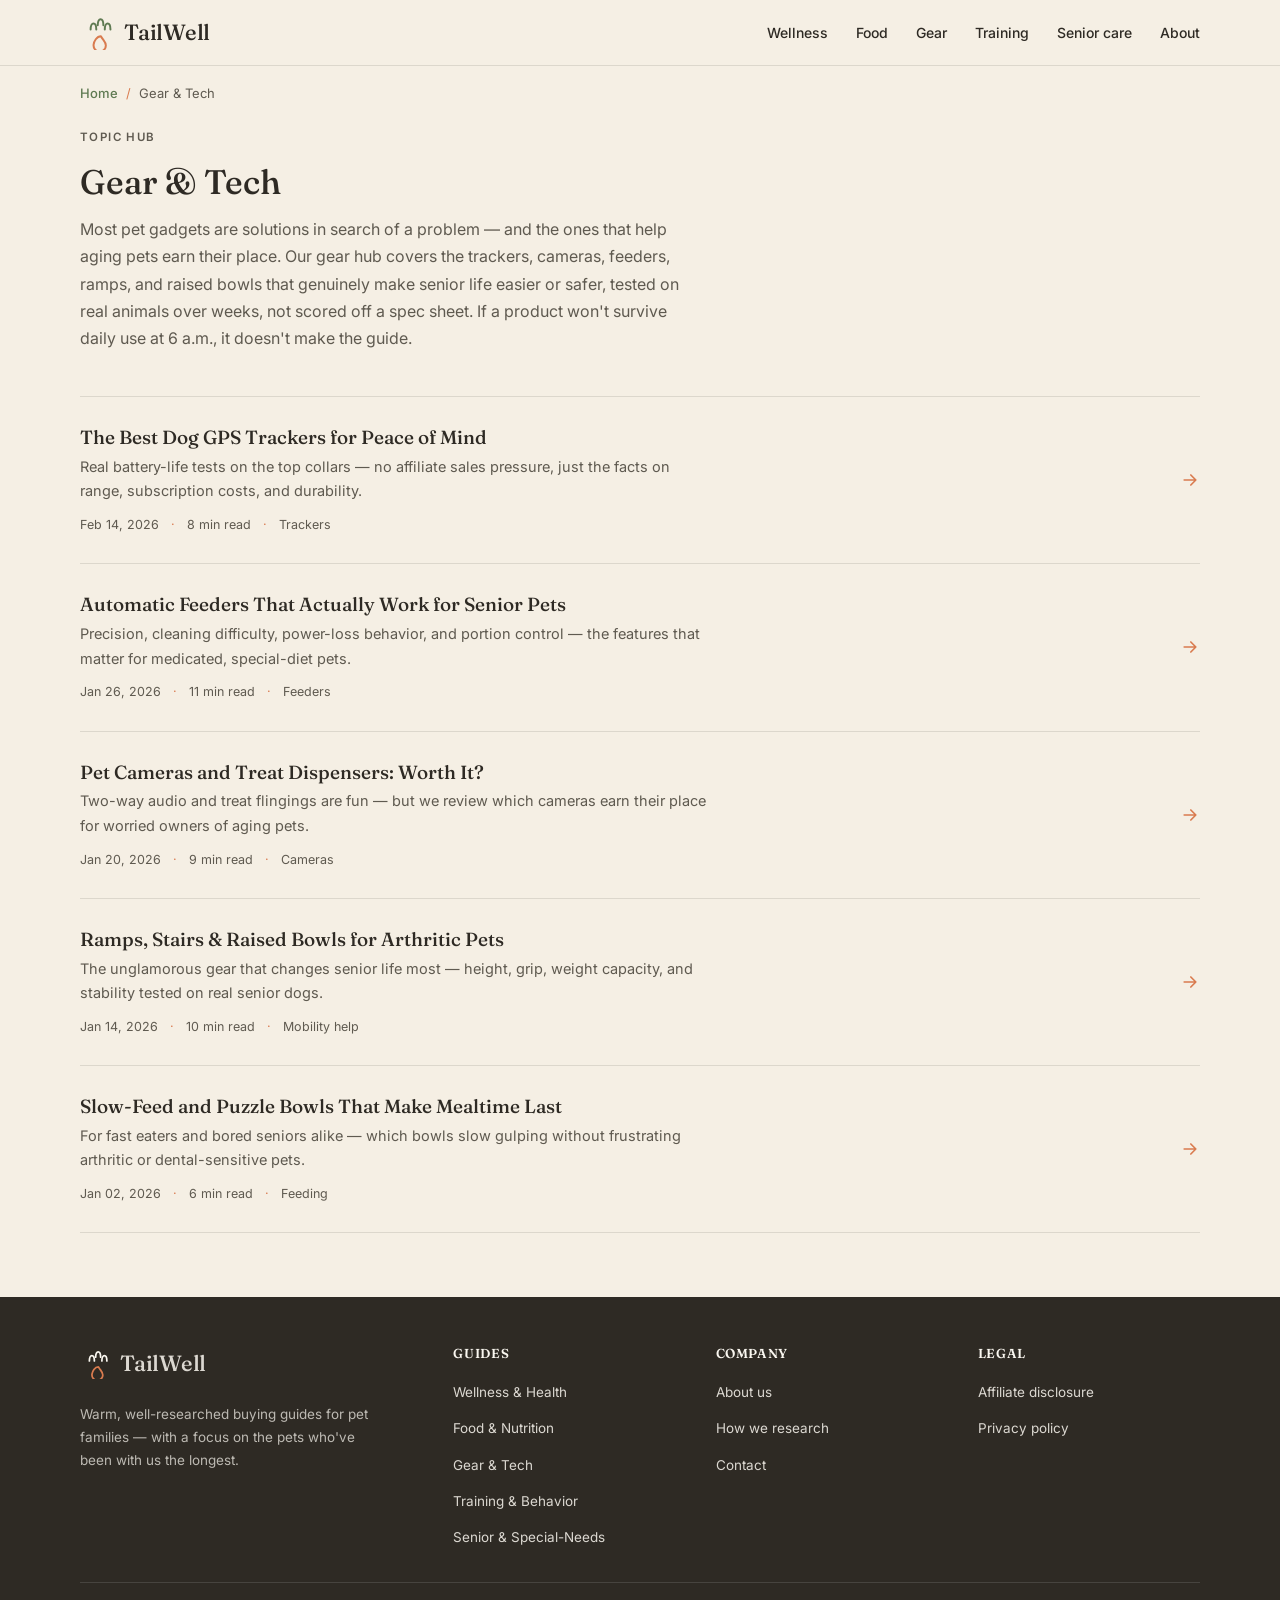
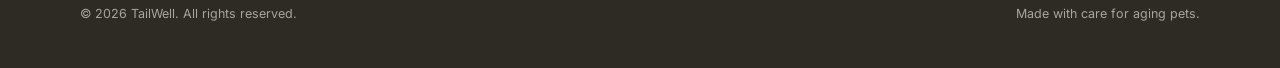
<file: pages/category-gear.html>
﻿<!DOCTYPE html>
<html lang="en">
<head>
  <meta charset="UTF-8">
  <meta name="viewport" content="width=device-width, initial-scale=1.0">
  <title>Gear &amp; Tech Guides — TailWell</title>
  <meta name="description" content="Gear and tech buying guides for pets: GPS trackers, cameras, feeders, ramps, and raised bowls — tested honestly, recommended sparingly.">
  <link rel="icon" type="image/svg+xml" href="assets/favicon.svg">
  <link rel="preconnect" href="https://fonts.googleapis.com">
  <link rel="preconnect" href="https://fonts.gstatic.com" crossorigin>
  <link href="https://fonts.googleapis.com/css2?family=Fraunces:opsz,wght@9..144,400;9..144,500;9..144,600&family=Inter:wght@400;500;600&display=swap" rel="stylesheet">
  <link rel="stylesheet" href="assets/tailwell.css">
</head>
<body>

  <header class="site-header">
    <div class="container header-inner">
      <a class="brand" href="index.html" aria-label="TailWell — home">
        <span class="logo-mark" aria-hidden="true">
          <svg width="34" height="34" viewBox="0 0 48 48" fill="none" stroke-linecap="round" stroke-linejoin="round">
            <g stroke="currentColor" stroke-width="2.8">
              <path d="M15 19c0-6 2-8.5 4-8.5s4 2.5 4 8.5"/>
              <path d="M25 13c0-6 2-8.5 4-8.5s4 2.5 4 8.5"/>
              <path d="M35 19c0-6 2-8.5 4-8.5s4 2.5 4 8.5"/>
            </g>
            <path class="leaf" d="M29.5 28.5c2.8 5.6 7 8 7 13.1 0 5.6-4.9 8.7-8.6 8.7-5.2 0-9.3-4.5-8.7-10 .5-4.2 4.3-11.8 10.3-11.8z" stroke="currentColor" stroke-width="2.8" stroke-linejoin="round"/>
          </svg>
        </span>
        <span class="brand-name">TailWell</span>
      </a>

      <details class="nav-toggle" open>
        <summary>
          <svg width="18" height="18" viewBox="0 0 24 24" fill="none" stroke="currentColor" stroke-width="2" stroke-linecap="round" aria-hidden="true">
            <path d="M3 6h18M3 12h18M3 18h18"/>
          </svg>
          Menu
        </summary>
        <nav class="main-nav" aria-label="Primary">
          <ul>
            <li><a href="category-wellness.html">Wellness</a></li>
            <li><a href="category-food.html">Food</a></li>
            <li><a href="category-gear.html">Gear</a></li>
            <li><a href="category-training.html">Training</a></li>
            <li><a href="category-senior.html">Senior care</a></li>
            <li><a href="about.html">About</a></li>
          </ul>
        </nav>
      </details>
    </div>
  </header>

  <main>
    <div class="container">
      <nav class="breadcrumb" aria-label="Breadcrumb">
        <a href="index.html">Home</a>
        <span>Gear &amp; Tech</span>
      </nav>

      <!-- ============ Pillar intro ============ -->
      <section class="pillar">
        <p class="eyebrow">Topic hub</p>
        <h1>Gear &amp; Tech</h1>
        <p>Most pet gadgets are solutions in search of a problem — and the ones that help aging pets earn their place. Our gear hub covers the trackers, cameras, feeders, ramps, and raised bowls that genuinely make senior life easier or safer, tested on real animals over weeks, not scored off a spec sheet. If a product won't survive daily use at 6 a.m., it doesn't make the guide.</p>
      </section>

      <!-- ============ Article list ============ -->
      <section class="tw-article-list" aria-label="Articles">
        <a class="tw-list-item" href="article.html">
          <div>
            <h2>The Best Dog GPS Trackers for Peace of Mind</h2>
            <p>Real battery-life tests on the top collars — no affiliate sales pressure, just the facts on range, subscription costs, and durability.</p>
            <div class="tw-list-meta">
              <span>Feb 14, 2026</span>
              <span>8 min read</span>
              <span>Trackers</span>
            </div>
          </div>
          <span class="tw-list-item__arrow" aria-hidden="true">
            <svg width="20" height="20" viewBox="0 0 24 24" fill="none" stroke="currentColor" stroke-width="2" stroke-linecap="round" stroke-linejoin="round"><path d="M5 12h14m-6-6 6 6-6 6"/></svg>
          </span>
        </a>

        <a class="tw-list-item" href="article.html">
          <div>
            <h2>Automatic Feeders That Actually Work for Senior Pets</h2>
            <p>Precision, cleaning difficulty, power-loss behavior, and portion control — the features that matter for medicated, special-diet pets.</p>
            <div class="tw-list-meta">
              <span>Jan 26, 2026</span>
              <span>11 min read</span>
              <span>Feeders</span>
            </div>
          </div>
          <span class="tw-list-item__arrow" aria-hidden="true">
            <svg width="20" height="20" viewBox="0 0 24 24" fill="none" stroke="currentColor" stroke-width="2" stroke-linecap="round" stroke-linejoin="round"><path d="M5 12h14m-6-6 6 6-6 6"/></svg>
          </span>
        </a>

        <a class="tw-list-item" href="article.html">
          <div>
            <h2>Pet Cameras and Treat Dispensers: Worth It?</h2>
            <p>Two-way audio and treat flingings are fun — but we review which cameras earn their place for worried owners of aging pets.</p>
            <div class="tw-list-meta">
              <span>Jan 20, 2026</span>
              <span>9 min read</span>
              <span>Cameras</span>
            </div>
          </div>
          <span class="tw-list-item__arrow" aria-hidden="true">
            <svg width="20" height="20" viewBox="0 0 24 24" fill="none" stroke="currentColor" stroke-width="2" stroke-linecap="round" stroke-linejoin="round"><path d="M5 12h14m-6-6 6 6-6 6"/></svg>
          </span>
        </a>

        <a class="tw-list-item" href="article.html">
          <div>
            <h2>Ramps, Stairs &amp; Raised Bowls for Arthritic Pets</h2>
            <p>The unglamorous gear that changes senior life most — height, grip, weight capacity, and stability tested on real senior dogs.</p>
            <div class="tw-list-meta">
              <span>Jan 14, 2026</span>
              <span>10 min read</span>
              <span>Mobility help</span>
            </div>
          </div>
          <span class="tw-list-item__arrow" aria-hidden="true">
            <svg width="20" height="20" viewBox="0 0 24 24" fill="none" stroke="currentColor" stroke-width="2" stroke-linecap="round" stroke-linejoin="round"><path d="M5 12h14m-6-6 6 6-6 6"/></svg>
          </span>
        </a>

        <a class="tw-list-item" href="article.html">
          <div>
            <h2>Slow-Feed and Puzzle Bowls That Make Mealtime Last</h2>
            <p>For fast eaters and bored seniors alike — which bowls slow gulping without frustrating arthritic or dental-sensitive pets.</p>
            <div class="tw-list-meta">
              <span>Jan 02, 2026</span>
              <span>6 min read</span>
              <span>Feeding</span>
            </div>
          </div>
          <span class="tw-list-item__arrow" aria-hidden="true">
            <svg width="20" height="20" viewBox="0 0 24 24" fill="none" stroke="currentColor" stroke-width="2" stroke-linecap="round" stroke-linejoin="round"><path d="M5 12h14m-6-6 6 6-6 6"/></svg>
          </span>
        </a>
      </section>
    </div>
  </main>

  <footer class="site-footer">
    <div class="container">
      <div class="footer-grid">
        <div class="footer-brand">
          <a class="brand brand--light" href="index.html" aria-label="TailWell — home">
            <span class="logo-mark logo-mark--light" aria-hidden="true">
              <svg width="30" height="30" viewBox="0 0 48 48" fill="none" stroke-linecap="round" stroke-linejoin="round">
                <g stroke="currentColor" stroke-width="2.8">
                  <path d="M15 19c0-6 2-8.5 4-8.5s4 2.5 4 8.5"/>
                  <path d="M25 13c0-6 2-8.5 4-8.5s4 2.5 4 8.5"/>
                  <path d="M35 19c0-6 2-8.5 4-8.5s4 2.5 4 8.5"/>
                </g>
                <path class="leaf" d="M29.5 28.5c2.8 5.6 7 8 7 13.1 0 5.6-4.9 8.7-8.6 8.7-5.2 0-9.3-4.5-8.7-10 .5-4.2 4.3-11.8 10.3-11.8z" stroke="currentColor" stroke-width="2.8" stroke-linejoin="round"/>
              </svg>
            </span>
            <span class="brand-name">TailWell</span>
          </a>
          <p>Warm, well-researched buying guides for pet families — with a focus on the pets who've been with us the longest.</p>
        </div>
        <div>
          <h4>Guides</h4>
          <ul>
            <li><a href="category-wellness.html">Wellness &amp; Health</a></li>
            <li><a href="category-food.html">Food &amp; Nutrition</a></li>
            <li><a href="category-gear.html">Gear &amp; Tech</a></li>
            <li><a href="category-training.html">Training &amp; Behavior</a></li>
            <li><a href="category-senior.html">Senior &amp; Special-Needs</a></li>
          </ul>
        </div>
        <div>
          <h4>Company</h4>
          <ul>
            <li><a href="about.html">About us</a></li>
            <li><a href="about.html#how-we-research">How we research</a></li>
            <li><a href="contact.html">Contact</a></li>
          </ul>
        </div>
        <div>
          <h4>Legal</h4>
          <ul>
            <li><a href="affiliate-disclosure.html">Affiliate disclosure</a></li>
            <li><a href="privacy-policy.html">Privacy policy</a></li>
          </ul>
        </div>
      </div>
      <div class="footer-bottom">
        <span>© 2026 TailWell. All rights reserved.</span>
        <span>Made with care for aging pets.</span>
      </div>
    </div>
  </footer>

  <script src="assets/nav.js" defer></script>
  </body>
</html>
</file>
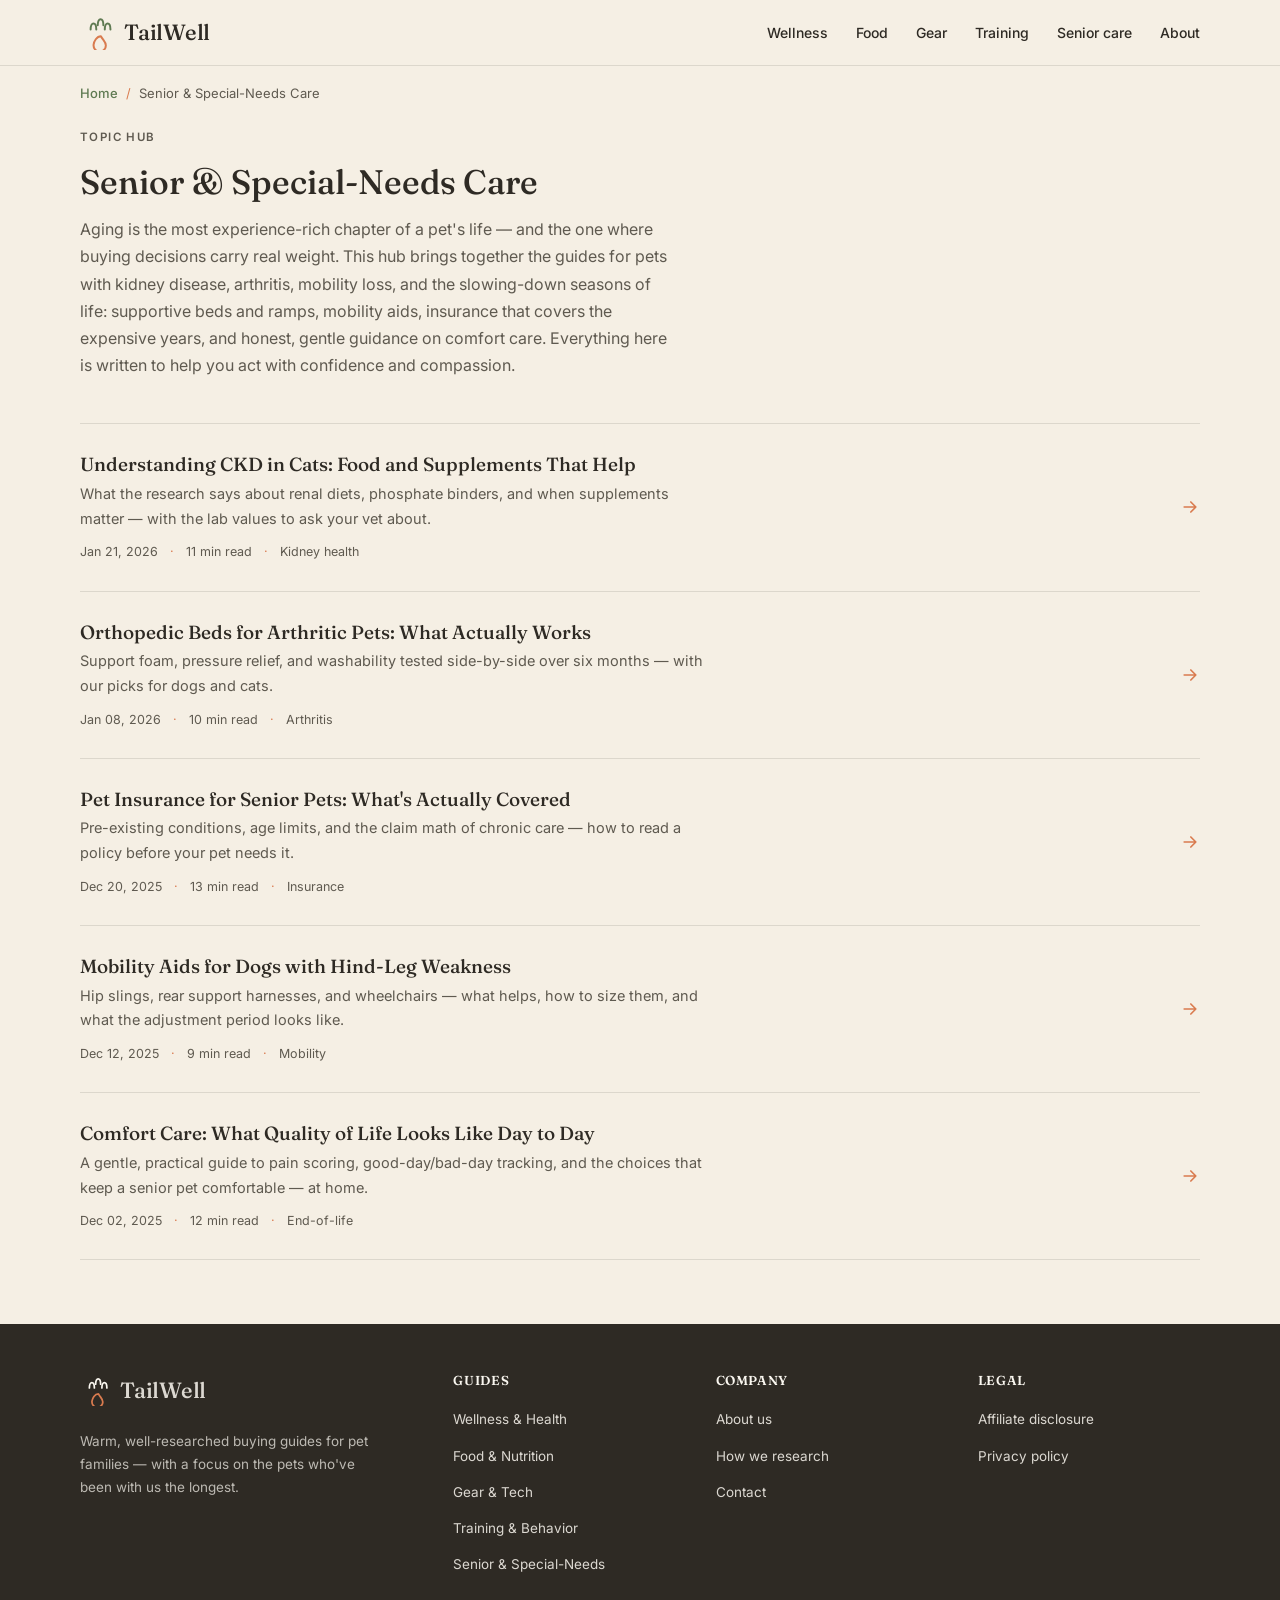
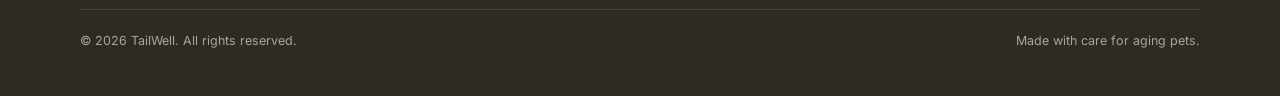
<file: pages/category-senior.html>
﻿<!DOCTYPE html>
<html lang="en">
<head>
  <meta charset="UTF-8">
  <meta name="viewport" content="width=device-width, initial-scale=1.0">
  <title>Senior &amp; Special-Needs Care Guides — TailWell</title>
  <meta name="description" content="Senior and special-needs pet care guides: CKD support, orthopedic beds, mobility aids, insurance, and comfort care that respects aging pets.">
  <link rel="icon" type="image/svg+xml" href="assets/favicon.svg">
  <link rel="preconnect" href="https://fonts.googleapis.com">
  <link rel="preconnect" href="https://fonts.gstatic.com" crossorigin>
  <link href="https://fonts.googleapis.com/css2?family=Fraunces:opsz,wght@9..144,400;9..144,500;9..144,600&family=Inter:wght@400;500;600&display=swap" rel="stylesheet">
  <link rel="stylesheet" href="assets/tailwell.css">
</head>
<body>

  <header class="site-header">
    <div class="container header-inner">
      <a class="brand" href="index.html" aria-label="TailWell — home">
        <span class="logo-mark" aria-hidden="true">
          <svg width="34" height="34" viewBox="0 0 48 48" fill="none" stroke-linecap="round" stroke-linejoin="round">
            <g stroke="currentColor" stroke-width="2.8">
              <path d="M15 19c0-6 2-8.5 4-8.5s4 2.5 4 8.5"/>
              <path d="M25 13c0-6 2-8.5 4-8.5s4 2.5 4 8.5"/>
              <path d="M35 19c0-6 2-8.5 4-8.5s4 2.5 4 8.5"/>
            </g>
            <path class="leaf" d="M29.5 28.5c2.8 5.6 7 8 7 13.1 0 5.6-4.9 8.7-8.6 8.7-5.2 0-9.3-4.5-8.7-10 .5-4.2 4.3-11.8 10.3-11.8z" stroke="currentColor" stroke-width="2.8" stroke-linejoin="round"/>
          </svg>
        </span>
        <span class="brand-name">TailWell</span>
      </a>

      <details class="nav-toggle" open>
        <summary>
          <svg width="18" height="18" viewBox="0 0 24 24" fill="none" stroke="currentColor" stroke-width="2" stroke-linecap="round" aria-hidden="true">
            <path d="M3 6h18M3 12h18M3 18h18"/>
          </svg>
          Menu
        </summary>
        <nav class="main-nav" aria-label="Primary">
          <ul>
            <li><a href="category-wellness.html">Wellness</a></li>
            <li><a href="category-food.html">Food</a></li>
            <li><a href="category-gear.html">Gear</a></li>
            <li><a href="category-training.html">Training</a></li>
            <li><a href="category-senior.html">Senior care</a></li>
            <li><a href="about.html">About</a></li>
          </ul>
        </nav>
      </details>
    </div>
  </header>

  <main>
    <div class="container">
      <nav class="breadcrumb" aria-label="Breadcrumb">
        <a href="index.html">Home</a>
        <span>Senior &amp; Special-Needs Care</span>
      </nav>

      <!-- ============ Pillar intro ============ -->
      <section class="pillar">
        <p class="eyebrow">Topic hub</p>
        <h1>Senior &amp; Special-Needs Care</h1>
        <p>Aging is the most experience-rich chapter of a pet's life — and the one where buying decisions carry real weight. This hub brings together the guides for pets with kidney disease, arthritis, mobility loss, and the slowing-down seasons of life: supportive beds and ramps, mobility aids, insurance that covers the expensive years, and honest, gentle guidance on comfort care. Everything here is written to help you act with confidence and compassion.</p>
      </section>

      <!-- ============ Article list ============ -->
      <section class="tw-article-list" aria-label="Articles">
        <a class="tw-list-item" href="article.html">
          <div>
            <h2>Understanding CKD in Cats: Food and Supplements That Help</h2>
            <p>What the research says about renal diets, phosphate binders, and when supplements matter — with the lab values to ask your vet about.</p>
            <div class="tw-list-meta">
              <span>Jan 21, 2026</span>
              <span>11 min read</span>
              <span>Kidney health</span>
            </div>
          </div>
          <span class="tw-list-item__arrow" aria-hidden="true">
            <svg width="20" height="20" viewBox="0 0 24 24" fill="none" stroke="currentColor" stroke-width="2" stroke-linecap="round" stroke-linejoin="round"><path d="M5 12h14m-6-6 6 6-6 6"/></svg>
          </span>
        </a>

        <a class="tw-list-item" href="article.html">
          <div>
            <h2>Orthopedic Beds for Arthritic Pets: What Actually Works</h2>
            <p>Support foam, pressure relief, and washability tested side-by-side over six months — with our picks for dogs and cats.</p>
            <div class="tw-list-meta">
              <span>Jan 08, 2026</span>
              <span>10 min read</span>
              <span>Arthritis</span>
            </div>
          </div>
          <span class="tw-list-item__arrow" aria-hidden="true">
            <svg width="20" height="20" viewBox="0 0 24 24" fill="none" stroke="currentColor" stroke-width="2" stroke-linecap="round" stroke-linejoin="round"><path d="M5 12h14m-6-6 6 6-6 6"/></svg>
          </span>
        </a>

        <a class="tw-list-item" href="article.html">
          <div>
            <h2>Pet Insurance for Senior Pets: What's Actually Covered</h2>
            <p>Pre-existing conditions, age limits, and the claim math of chronic care — how to read a policy before your pet needs it.</p>
            <div class="tw-list-meta">
              <span>Dec 20, 2025</span>
              <span>13 min read</span>
              <span>Insurance</span>
            </div>
          </div>
          <span class="tw-list-item__arrow" aria-hidden="true">
            <svg width="20" height="20" viewBox="0 0 24 24" fill="none" stroke="currentColor" stroke-width="2" stroke-linecap="round" stroke-linejoin="round"><path d="M5 12h14m-6-6 6 6-6 6"/></svg>
          </span>
        </a>

        <a class="tw-list-item" href="article.html">
          <div>
            <h2>Mobility Aids for Dogs with Hind-Leg Weakness</h2>
            <p>Hip slings, rear support harnesses, and wheelchairs — what helps, how to size them, and what the adjustment period looks like.</p>
            <div class="tw-list-meta">
              <span>Dec 12, 2025</span>
              <span>9 min read</span>
              <span>Mobility</span>
            </div>
          </div>
          <span class="tw-list-item__arrow" aria-hidden="true">
            <svg width="20" height="20" viewBox="0 0 24 24" fill="none" stroke="currentColor" stroke-width="2" stroke-linecap="round" stroke-linejoin="round"><path d="M5 12h14m-6-6 6 6-6 6"/></svg>
          </span>
        </a>

        <a class="tw-list-item" href="article.html">
          <div>
            <h2>Comfort Care: What Quality of Life Looks Like Day to Day</h2>
            <p>A gentle, practical guide to pain scoring, good-day/bad-day tracking, and the choices that keep a senior pet comfortable — at home.</p>
            <div class="tw-list-meta">
              <span>Dec 02, 2025</span>
              <span>12 min read</span>
              <span>End-of-life</span>
            </div>
          </div>
          <span class="tw-list-item__arrow" aria-hidden="true">
            <svg width="20" height="20" viewBox="0 0 24 24" fill="none" stroke="currentColor" stroke-width="2" stroke-linecap="round" stroke-linejoin="round"><path d="M5 12h14m-6-6 6 6-6 6"/></svg>
          </span>
        </a>
      </section>
    </div>
  </main>

  <footer class="site-footer">
    <div class="container">
      <div class="footer-grid">
        <div class="footer-brand">
          <a class="brand brand--light" href="index.html" aria-label="TailWell — home">
            <span class="logo-mark logo-mark--light" aria-hidden="true">
              <svg width="30" height="30" viewBox="0 0 48 48" fill="none" stroke-linecap="round" stroke-linejoin="round">
                <g stroke="currentColor" stroke-width="2.8">
                  <path d="M15 19c0-6 2-8.5 4-8.5s4 2.5 4 8.5"/>
                  <path d="M25 13c0-6 2-8.5 4-8.5s4 2.5 4 8.5"/>
                  <path d="M35 19c0-6 2-8.5 4-8.5s4 2.5 4 8.5"/>
                </g>
                <path class="leaf" d="M29.5 28.5c2.8 5.6 7 8 7 13.1 0 5.6-4.9 8.7-8.6 8.7-5.2 0-9.3-4.5-8.7-10 .5-4.2 4.3-11.8 10.3-11.8z" stroke="currentColor" stroke-width="2.8" stroke-linejoin="round"/>
              </svg>
            </span>
            <span class="brand-name">TailWell</span>
          </a>
          <p>Warm, well-researched buying guides for pet families — with a focus on the pets who've been with us the longest.</p>
        </div>
        <div>
          <h4>Guides</h4>
          <ul>
            <li><a href="category-wellness.html">Wellness &amp; Health</a></li>
            <li><a href="category-food.html">Food &amp; Nutrition</a></li>
            <li><a href="category-gear.html">Gear &amp; Tech</a></li>
            <li><a href="category-training.html">Training &amp; Behavior</a></li>
            <li><a href="category-senior.html">Senior &amp; Special-Needs</a></li>
          </ul>
        </div>
        <div>
          <h4>Company</h4>
          <ul>
            <li><a href="about.html">About us</a></li>
            <li><a href="about.html#how-we-research">How we research</a></li>
            <li><a href="contact.html">Contact</a></li>
          </ul>
        </div>
        <div>
          <h4>Legal</h4>
          <ul>
            <li><a href="affiliate-disclosure.html">Affiliate disclosure</a></li>
            <li><a href="privacy-policy.html">Privacy policy</a></li>
          </ul>
        </div>
      </div>
      <div class="footer-bottom">
        <span>© 2026 TailWell. All rights reserved.</span>
        <span>Made with care for aging pets.</span>
      </div>
    </div>
  </footer>

  <script src="assets/nav.js" defer></script>
  </body>
</html>
</file>
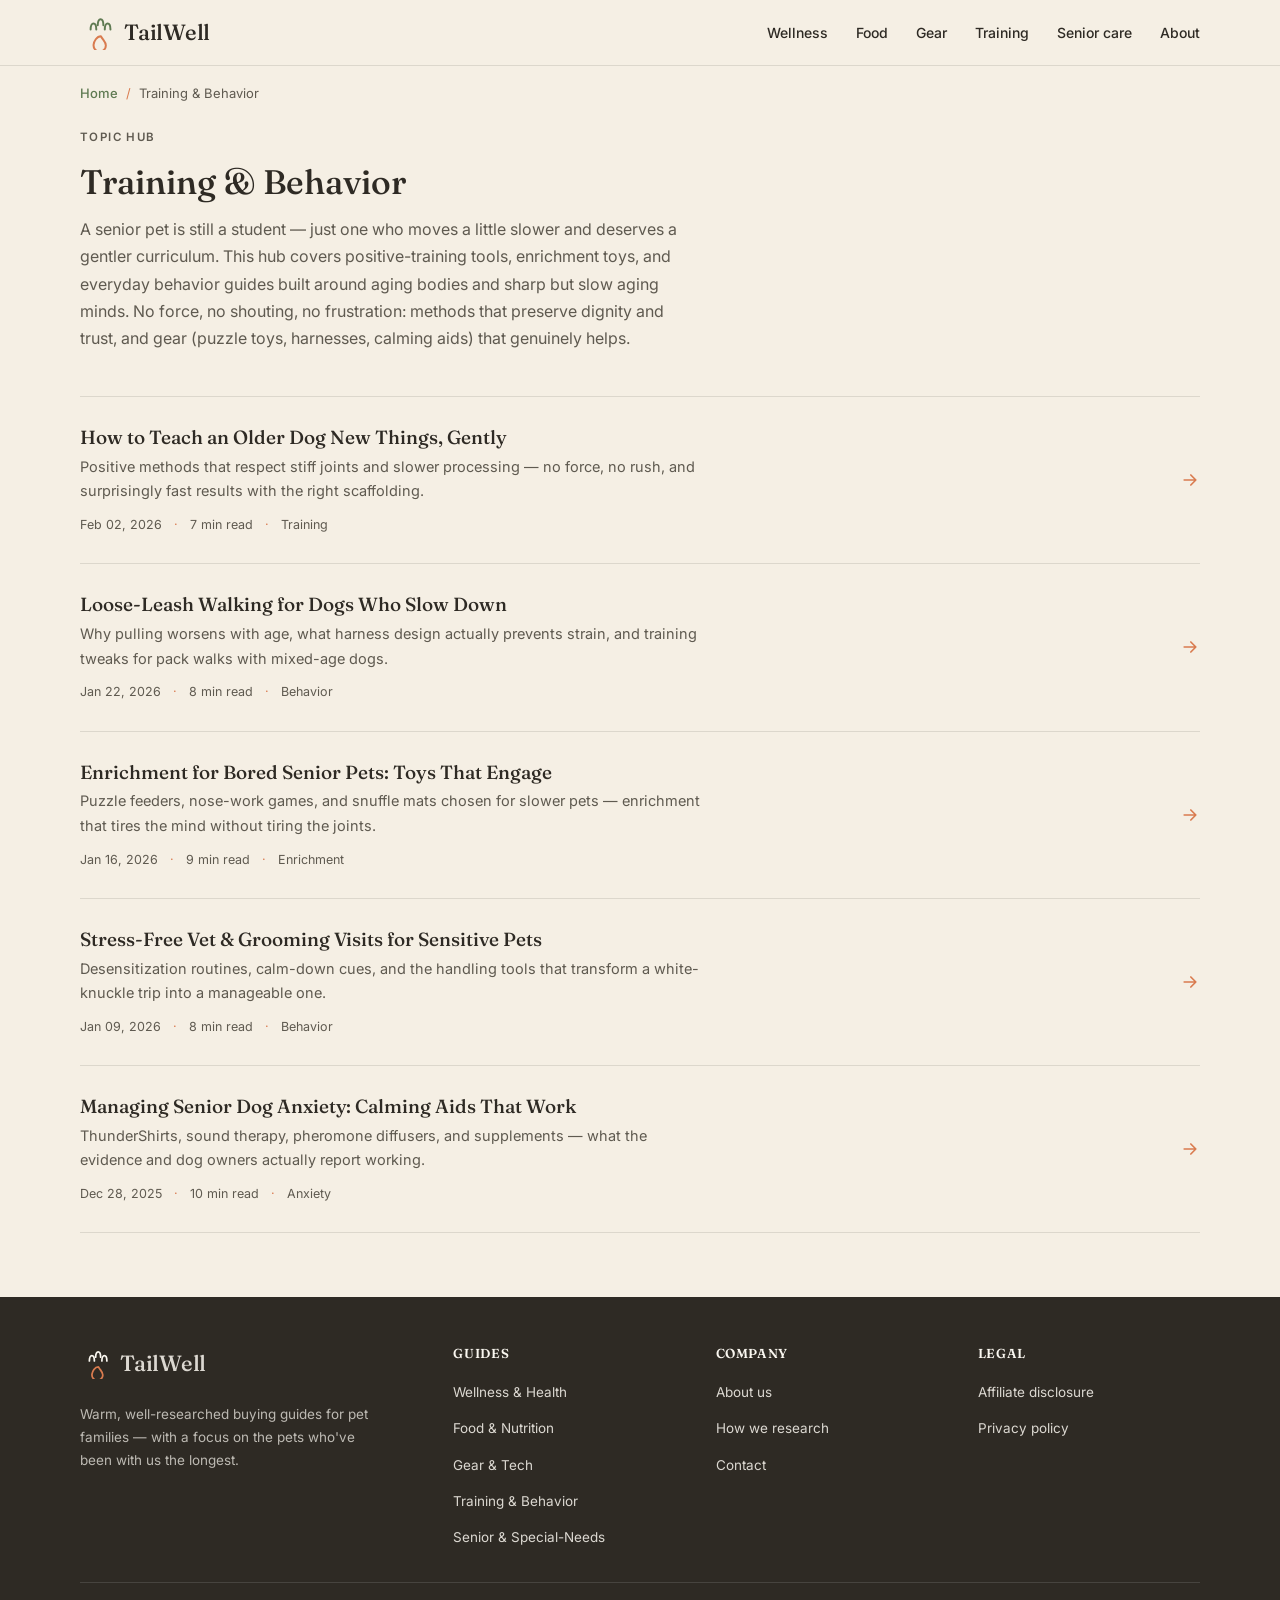
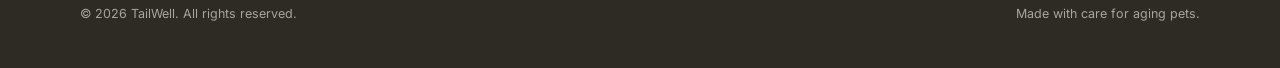
<file: pages/category-training.html>
﻿<!DOCTYPE html>
<html lang="en">
<head>
  <meta charset="UTF-8">
  <meta name="viewport" content="width=device-width, initial-scale=1.0">
  <title>Training &amp; Behavior Guides — TailWell</title>
  <meta name="description" content="Training and behavior buying guides for pets of every age: gentle methods, enrichment toys, and tools that respect a senior pet's pace.">
  <link rel="icon" type="image/svg+xml" href="assets/favicon.svg">
  <link rel="preconnect" href="https://fonts.googleapis.com">
  <link rel="preconnect" href="https://fonts.gstatic.com" crossorigin>
  <link href="https://fonts.googleapis.com/css2?family=Fraunces:opsz,wght@9..144,400;9..144,500;9..144,600&family=Inter:wght@400;500;600&display=swap" rel="stylesheet">
  <link rel="stylesheet" href="assets/tailwell.css">
</head>
<body>

  <header class="site-header">
    <div class="container header-inner">
      <a class="brand" href="index.html" aria-label="TailWell — home">
        <span class="logo-mark" aria-hidden="true">
          <svg width="34" height="34" viewBox="0 0 48 48" fill="none" stroke-linecap="round" stroke-linejoin="round">
            <g stroke="currentColor" stroke-width="2.8">
              <path d="M15 19c0-6 2-8.5 4-8.5s4 2.5 4 8.5"/>
              <path d="M25 13c0-6 2-8.5 4-8.5s4 2.5 4 8.5"/>
              <path d="M35 19c0-6 2-8.5 4-8.5s4 2.5 4 8.5"/>
            </g>
            <path class="leaf" d="M29.5 28.5c2.8 5.6 7 8 7 13.1 0 5.6-4.9 8.7-8.6 8.7-5.2 0-9.3-4.5-8.7-10 .5-4.2 4.3-11.8 10.3-11.8z" stroke="currentColor" stroke-width="2.8" stroke-linejoin="round"/>
          </svg>
        </span>
        <span class="brand-name">TailWell</span>
      </a>

      <details class="nav-toggle" open>
        <summary>
          <svg width="18" height="18" viewBox="0 0 24 24" fill="none" stroke="currentColor" stroke-width="2" stroke-linecap="round" aria-hidden="true">
            <path d="M3 6h18M3 12h18M3 18h18"/>
          </svg>
          Menu
        </summary>
        <nav class="main-nav" aria-label="Primary">
          <ul>
            <li><a href="category-wellness.html">Wellness</a></li>
            <li><a href="category-food.html">Food</a></li>
            <li><a href="category-gear.html">Gear</a></li>
            <li><a href="category-training.html">Training</a></li>
            <li><a href="category-senior.html">Senior care</a></li>
            <li><a href="about.html">About</a></li>
          </ul>
        </nav>
      </details>
    </div>
  </header>

  <main>
    <div class="container">
      <nav class="breadcrumb" aria-label="Breadcrumb">
        <a href="index.html">Home</a>
        <span>Training &amp; Behavior</span>
      </nav>

      <!-- ============ Pillar intro ============ -->
      <section class="pillar">
        <p class="eyebrow">Topic hub</p>
        <h1>Training &amp; Behavior</h1>
        <p>A senior pet is still a student — just one who moves a little slower and deserves a gentler curriculum. This hub covers positive-training tools, enrichment toys, and everyday behavior guides built around aging bodies and sharp but slow aging minds. No force, no shouting, no frustration: methods that preserve dignity and trust, and gear (puzzle toys, harnesses, calming aids) that genuinely helps.</p>
      </section>

      <!-- ============ Article list ============ -->
      <section class="tw-article-list" aria-label="Articles">
        <a class="tw-list-item" href="article.html">
          <div>
            <h2>How to Teach an Older Dog New Things, Gently</h2>
            <p>Positive methods that respect stiff joints and slower processing — no force, no rush, and surprisingly fast results with the right scaffolding.</p>
            <div class="tw-list-meta">
              <span>Feb 02, 2026</span>
              <span>7 min read</span>
              <span>Training</span>
            </div>
          </div>
          <span class="tw-list-item__arrow" aria-hidden="true">
            <svg width="20" height="20" viewBox="0 0 24 24" fill="none" stroke="currentColor" stroke-width="2" stroke-linecap="round" stroke-linejoin="round"><path d="M5 12h14m-6-6 6 6-6 6"/></svg>
          </span>
        </a>

        <a class="tw-list-item" href="article.html">
          <div>
            <h2>Loose-Leash Walking for Dogs Who Slow Down</h2>
            <p>Why pulling worsens with age, what harness design actually prevents strain, and training tweaks for pack walks with mixed-age dogs.</p>
            <div class="tw-list-meta">
              <span>Jan 22, 2026</span>
              <span>8 min read</span>
              <span>Behavior</span>
            </div>
          </div>
          <span class="tw-list-item__arrow" aria-hidden="true">
            <svg width="20" height="20" viewBox="0 0 24 24" fill="none" stroke="currentColor" stroke-width="2" stroke-linecap="round" stroke-linejoin="round"><path d="M5 12h14m-6-6 6 6-6 6"/></svg>
          </span>
        </a>

        <a class="tw-list-item" href="article.html">
          <div>
            <h2>Enrichment for Bored Senior Pets: Toys That Engage</h2>
            <p>Puzzle feeders, nose-work games, and snuffle mats chosen for slower pets — enrichment that tires the mind without tiring the joints.</p>
            <div class="tw-list-meta">
              <span>Jan 16, 2026</span>
              <span>9 min read</span>
              <span>Enrichment</span>
            </div>
          </div>
          <span class="tw-list-item__arrow" aria-hidden="true">
            <svg width="20" height="20" viewBox="0 0 24 24" fill="none" stroke="currentColor" stroke-width="2" stroke-linecap="round" stroke-linejoin="round"><path d="M5 12h14m-6-6 6 6-6 6"/></svg>
          </span>
        </a>

        <a class="tw-list-item" href="article.html">
          <div>
            <h2>Stress-Free Vet &amp; Grooming Visits for Sensitive Pets</h2>
            <p>Desensitization routines, calm-down cues, and the handling tools that transform a white-knuckle trip into a manageable one.</p>
            <div class="tw-list-meta">
              <span>Jan 09, 2026</span>
              <span>8 min read</span>
              <span>Behavior</span>
            </div>
          </div>
          <span class="tw-list-item__arrow" aria-hidden="true">
            <svg width="20" height="20" viewBox="0 0 24 24" fill="none" stroke="currentColor" stroke-width="2" stroke-linecap="round" stroke-linejoin="round"><path d="M5 12h14m-6-6 6 6-6 6"/></svg>
          </span>
        </a>

        <a class="tw-list-item" href="article.html">
          <div>
            <h2>Managing Senior Dog Anxiety: Calming Aids That Work</h2>
            <p>ThunderShirts, sound therapy, pheromone diffusers, and supplements — what the evidence and dog owners actually report working.</p>
            <div class="tw-list-meta">
              <span>Dec 28, 2025</span>
              <span>10 min read</span>
              <span>Anxiety</span>
            </div>
          </div>
          <span class="tw-list-item__arrow" aria-hidden="true">
            <svg width="20" height="20" viewBox="0 0 24 24" fill="none" stroke="currentColor" stroke-width="2" stroke-linecap="round" stroke-linejoin="round"><path d="M5 12h14m-6-6 6 6-6 6"/></svg>
          </span>
        </a>
      </section>
    </div>
  </main>

  <footer class="site-footer">
    <div class="container">
      <div class="footer-grid">
        <div class="footer-brand">
          <a class="brand brand--light" href="index.html" aria-label="TailWell — home">
            <span class="logo-mark logo-mark--light" aria-hidden="true">
              <svg width="30" height="30" viewBox="0 0 48 48" fill="none" stroke-linecap="round" stroke-linejoin="round">
                <g stroke="currentColor" stroke-width="2.8">
                  <path d="M15 19c0-6 2-8.5 4-8.5s4 2.5 4 8.5"/>
                  <path d="M25 13c0-6 2-8.5 4-8.5s4 2.5 4 8.5"/>
                  <path d="M35 19c0-6 2-8.5 4-8.5s4 2.5 4 8.5"/>
                </g>
                <path class="leaf" d="M29.5 28.5c2.8 5.6 7 8 7 13.1 0 5.6-4.9 8.7-8.6 8.7-5.2 0-9.3-4.5-8.7-10 .5-4.2 4.3-11.8 10.3-11.8z" stroke="currentColor" stroke-width="2.8" stroke-linejoin="round"/>
              </svg>
            </span>
            <span class="brand-name">TailWell</span>
          </a>
          <p>Warm, well-researched buying guides for pet families — with a focus on the pets who've been with us the longest.</p>
        </div>
        <div>
          <h4>Guides</h4>
          <ul>
            <li><a href="category-wellness.html">Wellness &amp; Health</a></li>
            <li><a href="category-food.html">Food &amp; Nutrition</a></li>
            <li><a href="category-gear.html">Gear &amp; Tech</a></li>
            <li><a href="category-training.html">Training &amp; Behavior</a></li>
            <li><a href="category-senior.html">Senior &amp; Special-Needs</a></li>
          </ul>
        </div>
        <div>
          <h4>Company</h4>
          <ul>
            <li><a href="about.html">About us</a></li>
            <li><a href="about.html#how-we-research">How we research</a></li>
            <li><a href="contact.html">Contact</a></li>
          </ul>
        </div>
        <div>
          <h4>Legal</h4>
          <ul>
            <li><a href="affiliate-disclosure.html">Affiliate disclosure</a></li>
            <li><a href="privacy-policy.html">Privacy policy</a></li>
          </ul>
        </div>
      </div>
      <div class="footer-bottom">
        <span>© 2026 TailWell. All rights reserved.</span>
        <span>Made with care for aging pets.</span>
      </div>
    </div>
  </footer>

  <script src="assets/nav.js" defer></script>
  </body>
</html>
</file>
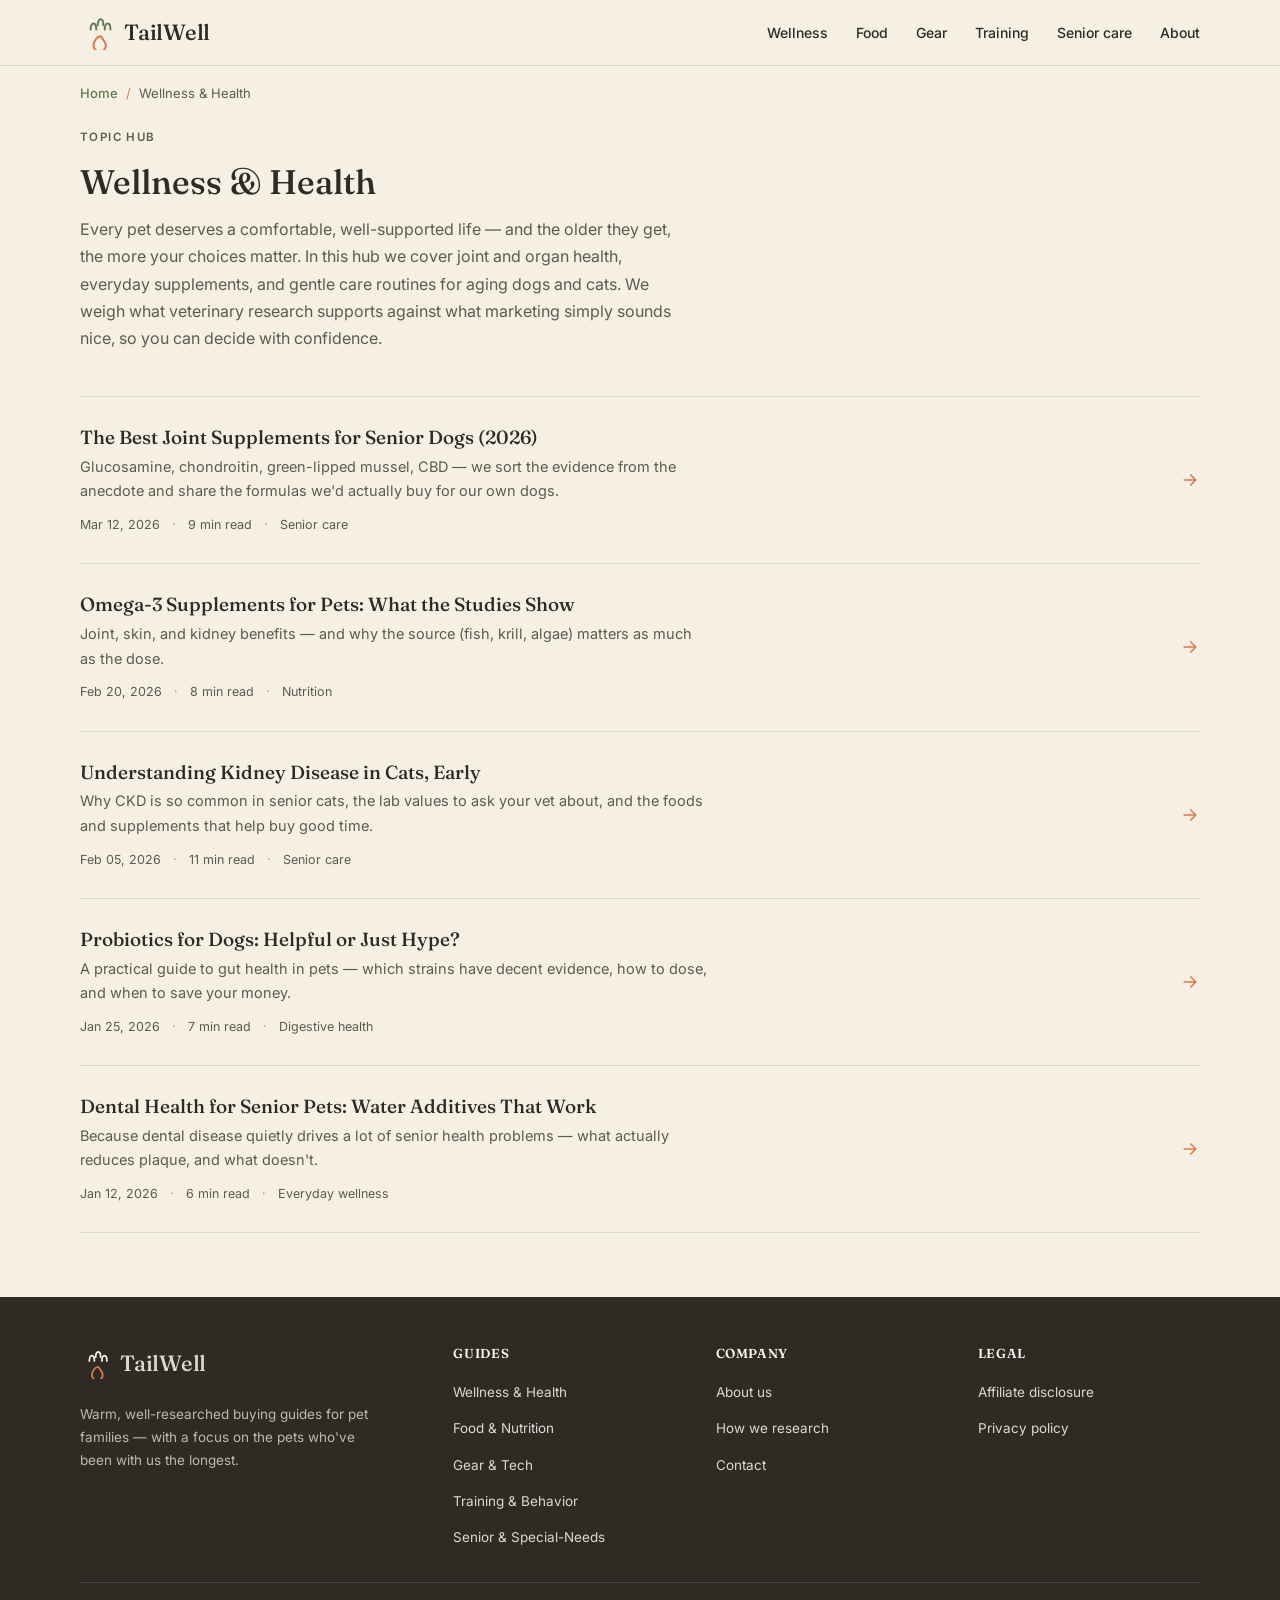
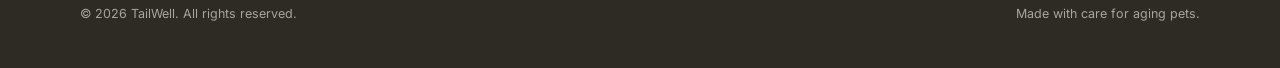
<file: pages/category-wellness.html>
﻿<!DOCTYPE html>
<html lang="en">
<head>
  <meta charset="UTF-8">
  <meta name="viewport" content="width=device-width, initial-scale=1.0">
  <title>Wellness &amp; Health Guides — TailWell</title>
  <meta name="description" content="Wellness and health buying guides for pets: joint supplements, senior care, everyday wellbeing — researched honestly and written warmly.">
  <link rel="icon" type="image/svg+xml" href="assets/favicon.svg">
  <link rel="preconnect" href="https://fonts.googleapis.com">
  <link rel="preconnect" href="https://fonts.gstatic.com" crossorigin>
  <link href="https://fonts.googleapis.com/css2?family=Fraunces:opsz,wght@9..144,400;9..144,500;9..144,600&family=Inter:wght@400;500;600&display=swap" rel="stylesheet">
  <link rel="stylesheet" href="assets/tailwell.css">
</head>
<body>

  <header class="site-header">
    <div class="container header-inner">
      <a class="brand" href="index.html" aria-label="TailWell — home">
        <span class="logo-mark" aria-hidden="true">
          <svg width="34" height="34" viewBox="0 0 48 48" fill="none" stroke-linecap="round" stroke-linejoin="round">
            <g stroke="currentColor" stroke-width="2.8">
              <path d="M15 19c0-6 2-8.5 4-8.5s4 2.5 4 8.5"/>
              <path d="M25 13c0-6 2-8.5 4-8.5s4 2.5 4 8.5"/>
              <path d="M35 19c0-6 2-8.5 4-8.5s4 2.5 4 8.5"/>
            </g>
            <path class="leaf" d="M29.5 28.5c2.8 5.6 7 8 7 13.1 0 5.6-4.9 8.7-8.6 8.7-5.2 0-9.3-4.5-8.7-10 .5-4.2 4.3-11.8 10.3-11.8z" stroke="currentColor" stroke-width="2.8" stroke-linejoin="round"/>
          </svg>
        </span>
        <span class="brand-name">TailWell</span>
      </a>

      <details class="nav-toggle" open>
        <summary>
          <svg width="18" height="18" viewBox="0 0 24 24" fill="none" stroke="currentColor" stroke-width="2" stroke-linecap="round" aria-hidden="true">
            <path d="M3 6h18M3 12h18M3 18h18"/>
          </svg>
          Menu
        </summary>
        <nav class="main-nav" aria-label="Primary">
          <ul>
            <li><a href="category-wellness.html">Wellness</a></li>
            <li><a href="category-food.html">Food</a></li>
            <li><a href="category-gear.html">Gear</a></li>
            <li><a href="category-training.html">Training</a></li>
            <li><a href="category-senior.html">Senior care</a></li>
            <li><a href="about.html">About</a></li>
          </ul>
        </nav>
      </details>
    </div>
  </header>

  <main>
    <div class="container">
      <nav class="breadcrumb" aria-label="Breadcrumb">
        <a href="index.html">Home</a>
        <span>Wellness &amp; Health</span>
      </nav>

      <!-- ============ Pillar intro ============ -->
      <section class="pillar">
        <p class="eyebrow">Topic hub</p>
        <h1>Wellness &amp; Health</h1>
        <p>Every pet deserves a comfortable, well-supported life — and the older they get, the more your choices matter. In this hub we cover joint and organ health, everyday supplements, and gentle care routines for aging dogs and cats. We weigh what veterinary research supports against what marketing simply sounds nice, so you can decide with confidence.</p>
      </section>

      <!-- ============ Article list ============ -->
      <section class="tw-article-list" aria-label="Articles">
        <a class="tw-list-item" href="article.html">
          <div>
            <h2>The Best Joint Supplements for Senior Dogs (2026)</h2>
            <p>Glucosamine, chondroitin, green-lipped mussel, CBD — we sort the evidence from the anecdote and share the formulas we'd actually buy for our own dogs.</p>
            <div class="tw-list-meta">
              <span>Mar 12, 2026</span>
              <span>9 min read</span>
              <span>Senior care</span>
            </div>
          </div>
          <span class="tw-list-item__arrow" aria-hidden="true">
            <svg width="20" height="20" viewBox="0 0 24 24" fill="none" stroke="currentColor" stroke-width="2" stroke-linecap="round" stroke-linejoin="round"><path d="M5 12h14m-6-6 6 6-6 6"/></svg>
          </span>
        </a>

        <a class="tw-list-item" href="article.html">
          <div>
            <h2>Omega-3 Supplements for Pets: What the Studies Show</h2>
            <p>Joint, skin, and kidney benefits — and why the source (fish, krill, algae) matters as much as the dose.</p>
            <div class="tw-list-meta">
              <span>Feb 20, 2026</span>
              <span>8 min read</span>
              <span>Nutrition</span>
            </div>
          </div>
          <span class="tw-list-item__arrow" aria-hidden="true">
            <svg width="20" height="20" viewBox="0 0 24 24" fill="none" stroke="currentColor" stroke-width="2" stroke-linecap="round" stroke-linejoin="round"><path d="M5 12h14m-6-6 6 6-6 6"/></svg>
          </span>
        </a>

        <a class="tw-list-item" href="article.html">
          <div>
            <h2>Understanding Kidney Disease in Cats, Early</h2>
            <p>Why CKD is so common in senior cats, the lab values to ask your vet about, and the foods and supplements that help buy good time.</p>
            <div class="tw-list-meta">
              <span>Feb 05, 2026</span>
              <span>11 min read</span>
              <span>Senior care</span>
            </div>
          </div>
          <span class="tw-list-item__arrow" aria-hidden="true">
            <svg width="20" height="20" viewBox="0 0 24 24" fill="none" stroke="currentColor" stroke-width="2" stroke-linecap="round" stroke-linejoin="round"><path d="M5 12h14m-6-6 6 6-6 6"/></svg>
          </span>
        </a>

        <a class="tw-list-item" href="article.html">
          <div>
            <h2>Probiotics for Dogs: Helpful or Just Hype?</h2>
            <p>A practical guide to gut health in pets — which strains have decent evidence, how to dose, and when to save your money.</p>
            <div class="tw-list-meta">
              <span>Jan 25, 2026</span>
              <span>7 min read</span>
              <span>Digestive health</span>
            </div>
          </div>
          <span class="tw-list-item__arrow" aria-hidden="true">
            <svg width="20" height="20" viewBox="0 0 24 24" fill="none" stroke="currentColor" stroke-width="2" stroke-linecap="round" stroke-linejoin="round"><path d="M5 12h14m-6-6 6 6-6 6"/></svg>
          </span>
        </a>

        <a class="tw-list-item" href="article.html">
          <div>
            <h2>Dental Health for Senior Pets: Water Additives That Work</h2>
            <p>Because dental disease quietly drives a lot of senior health problems — what actually reduces plaque, and what doesn't.</p>
            <div class="tw-list-meta">
              <span>Jan 12, 2026</span>
              <span>6 min read</span>
              <span>Everyday wellness</span>
            </div>
          </div>
          <span class="tw-list-item__arrow" aria-hidden="true">
            <svg width="20" height="20" viewBox="0 0 24 24" fill="none" stroke="currentColor" stroke-width="2" stroke-linecap="round" stroke-linejoin="round"><path d="M5 12h14m-6-6 6 6-6 6"/></svg>
          </span>
        </a>
      </section>
    </div>
  </main>

  <footer class="site-footer">
    <div class="container">
      <div class="footer-grid">
        <div class="footer-brand">
          <a class="brand brand--light" href="index.html" aria-label="TailWell — home">
            <span class="logo-mark logo-mark--light" aria-hidden="true">
              <svg width="30" height="30" viewBox="0 0 48 48" fill="none" stroke-linecap="round" stroke-linejoin="round">
                <g stroke="currentColor" stroke-width="2.8">
                  <path d="M15 19c0-6 2-8.5 4-8.5s4 2.5 4 8.5"/>
                  <path d="M25 13c0-6 2-8.5 4-8.5s4 2.5 4 8.5"/>
                  <path d="M35 19c0-6 2-8.5 4-8.5s4 2.5 4 8.5"/>
                </g>
                <path class="leaf" d="M29.5 28.5c2.8 5.6 7 8 7 13.1 0 5.6-4.9 8.7-8.6 8.7-5.2 0-9.3-4.5-8.7-10 .5-4.2 4.3-11.8 10.3-11.8z" stroke="currentColor" stroke-width="2.8" stroke-linejoin="round"/>
              </svg>
            </span>
            <span class="brand-name">TailWell</span>
          </a>
          <p>Warm, well-researched buying guides for pet families — with a focus on the pets who've been with us the longest.</p>
        </div>
        <div>
          <h4>Guides</h4>
          <ul>
            <li><a href="category-wellness.html">Wellness &amp; Health</a></li>
            <li><a href="category-food.html">Food &amp; Nutrition</a></li>
            <li><a href="category-gear.html">Gear &amp; Tech</a></li>
            <li><a href="category-training.html">Training &amp; Behavior</a></li>
            <li><a href="category-senior.html">Senior &amp; Special-Needs</a></li>
          </ul>
        </div>
        <div>
          <h4>Company</h4>
          <ul>
            <li><a href="about.html">About us</a></li>
            <li><a href="about.html#how-we-research">How we research</a></li>
            <li><a href="contact.html">Contact</a></li>
          </ul>
        </div>
        <div>
          <h4>Legal</h4>
          <ul>
            <li><a href="affiliate-disclosure.html">Affiliate disclosure</a></li>
            <li><a href="privacy-policy.html">Privacy policy</a></li>
          </ul>
        </div>
      </div>
      <div class="footer-bottom">
        <span>© 2026 TailWell. All rights reserved.</span>
        <span>Made with care for aging pets.</span>
      </div>
    </div>
  </footer>

  <script src="assets/nav.js" defer></script>
  </body>
</html>
</file>
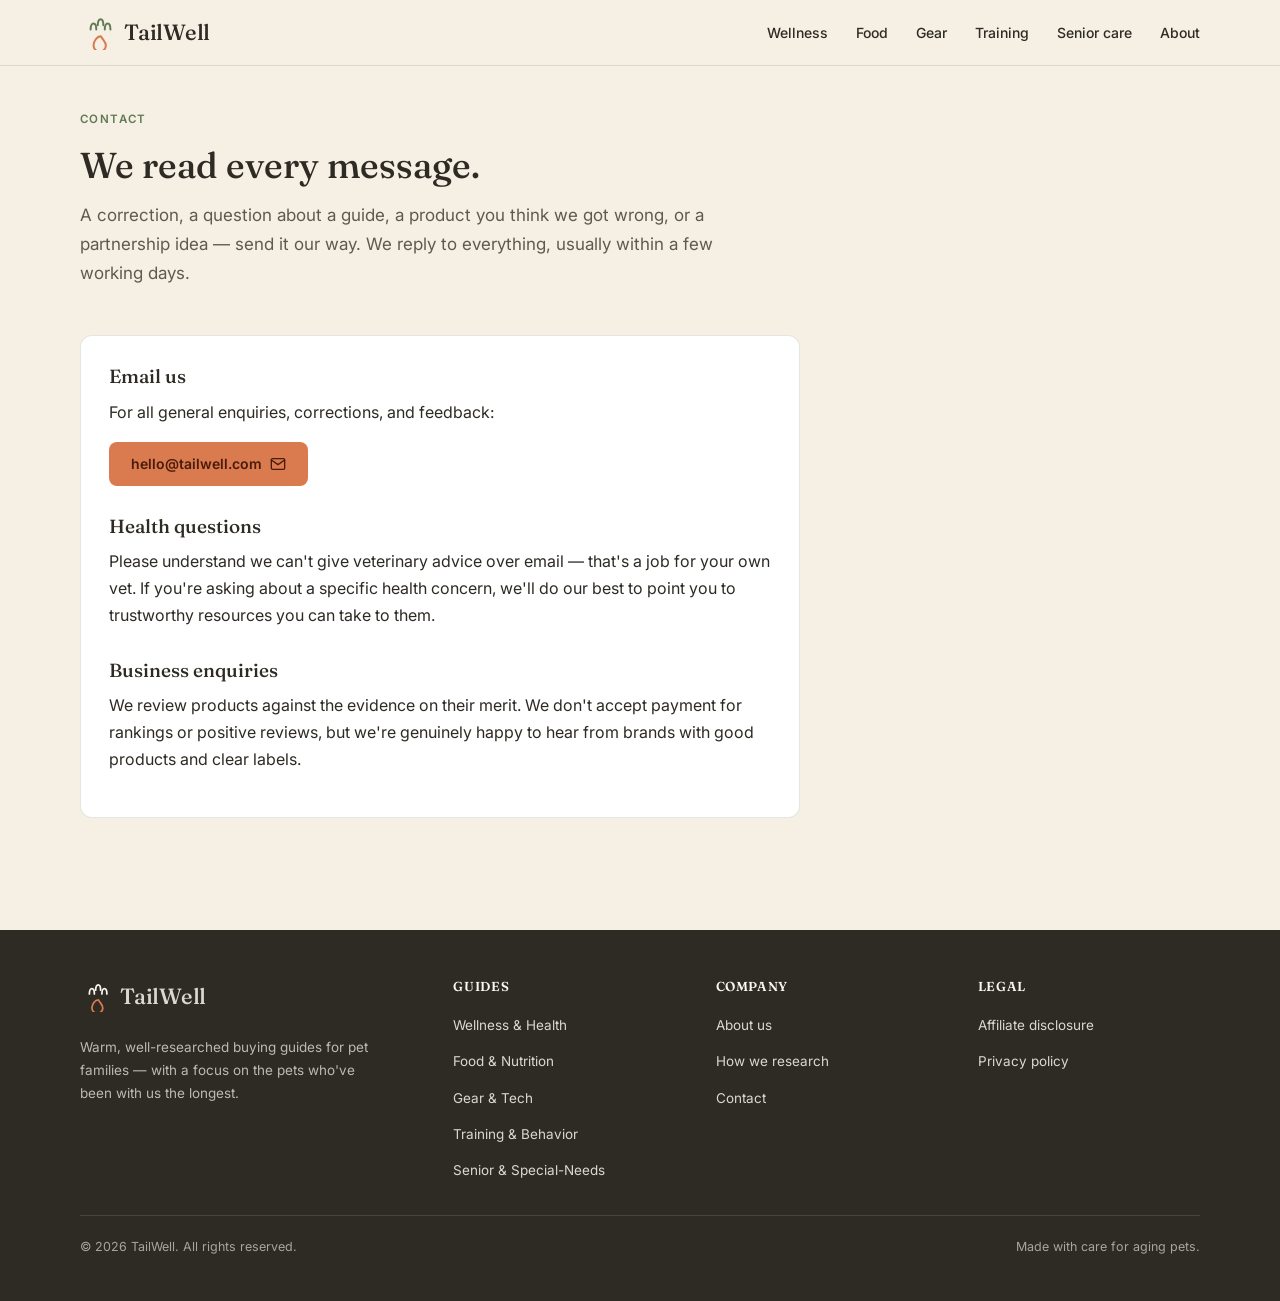
<file: pages/contact.html>
﻿<!DOCTYPE html>
<html lang="en">
<head>
  <meta charset="UTF-8">
  <meta name="viewport" content="width=device-width, initial-scale=1.0">
  <title>Contact Us — TailWell</title>
  <meta name="description" content="Get in touch with the TailWell team — corrections, feedback, questions, or partnership requests.">
  <link rel="icon" type="image/svg+xml" href="assets/favicon.svg">
  <link rel="preconnect" href="https://fonts.googleapis.com">
  <link rel="preconnect" href="https://fonts.gstatic.com" crossorigin>
  <link href="https://fonts.googleapis.com/css2?family=Fraunces:opsz,wght@9..144,400;9..144,500;9..144,600&family=Inter:wght@400;500;600&display=swap" rel="stylesheet">
  <link rel="stylesheet" href="assets/tailwell.css">
</head>
<body>

  <header class="site-header">
    <div class="container header-inner">
      <a class="brand" href="index.html" aria-label="TailWell — home">
        <span class="logo-mark" aria-hidden="true">
          <svg width="34" height="34" viewBox="0 0 48 48" fill="none" stroke-linecap="round" stroke-linejoin="round">
            <g stroke="currentColor" stroke-width="2.8">
              <path d="M15 19c0-6 2-8.5 4-8.5s4 2.5 4 8.5"/>
              <path d="M25 13c0-6 2-8.5 4-8.5s4 2.5 4 8.5"/>
              <path d="M35 19c0-6 2-8.5 4-8.5s4 2.5 4 8.5"/>
            </g>
            <path class="leaf" d="M29.5 28.5c2.8 5.6 7 8 7 13.1 0 5.6-4.9 8.7-8.6 8.7-5.2 0-9.3-4.5-8.7-10 .5-4.2 4.3-11.8 10.3-11.8z" stroke="currentColor" stroke-width="2.8" stroke-linejoin="round"/>
          </svg>
        </span>
        <span class="brand-name">TailWell</span>
      </a>

      <details class="nav-toggle" open>
        <summary>
          <svg width="18" height="18" viewBox="0 0 24 24" fill="none" stroke="currentColor" stroke-width="2" stroke-linecap="round" aria-hidden="true">
            <path d="M3 6h18M3 12h18M3 18h18"/>
          </svg>
          Menu
        </summary>
        <nav class="main-nav" aria-label="Primary">
          <ul>
            <li><a href="category-wellness.html">Wellness</a></li>
            <li><a href="category-food.html">Food</a></li>
            <li><a href="category-gear.html">Gear</a></li>
            <li><a href="category-training.html">Training</a></li>
            <li><a href="category-senior.html">Senior care</a></li>
            <li><a href="about.html">About</a></li>
          </ul>
        </nav>
      </details>
    </div>
  </header>

  <main>
    <div class="container">
      <header class="page-head">
        <p class="eyebrow">Contact</p>
        <h1>We read every message.</h1>
        <p class="lede">A correction, a question about a guide, a product you think we got wrong, or a partnership idea — send it our way. We reply to everything, usually within a few working days.</p>
      </header>

      <div class="standard-body">
        <div class="contact-card">
          <h2>Email us</h2>
          <p>For all general enquiries, corrections, and feedback:</p>
          <a class="tw-button" href="mailto:hello@tailwell.com">
            hello@tailwell.com
            <svg width="16" height="16" viewBox="0 0 24 24" fill="none" stroke="currentColor" stroke-width="2" stroke-linecap="round" stroke-linejoin="round" aria-hidden="true"><path d="M4 4h16c1.1 0 2 .9 2 2v12c0 1.1-.9 2-2 2H4c-1.1 0-2-.9-2-2V6c0-1.1.9-2 2-2Z"/><path d="m22 6-10 7L2 6"/></svg>
          </a>
          <h2 style="margin-top:1.75rem;">Health questions</h2>
          <p>Please understand we can't give veterinary advice over email — that's a job for your own vet. If you're asking about a specific health concern, we'll do our best to point you to trustworthy resources you can take to them.</p>
          <h2 style="margin-top:1.75rem;">Business enquiries</h2>
          <p>We review products against the evidence on their merit. We don't accept payment for rankings or positive reviews, but we're genuinely happy to hear from brands with good products and clear labels.</p>
        </div>
      </div>
    </div>
  </main>

  <footer class="site-footer">
    <div class="container">
      <div class="footer-grid">
        <div class="footer-brand">
          <a class="brand brand--light" href="index.html" aria-label="TailWell — home">
            <span class="logo-mark logo-mark--light" aria-hidden="true">
              <svg width="30" height="30" viewBox="0 0 48 48" fill="none" stroke-linecap="round" stroke-linejoin="round">
                <g stroke="currentColor" stroke-width="2.8">
                  <path d="M15 19c0-6 2-8.5 4-8.5s4 2.5 4 8.5"/>
                  <path d="M25 13c0-6 2-8.5 4-8.5s4 2.5 4 8.5"/>
                  <path d="M35 19c0-6 2-8.5 4-8.5s4 2.5 4 8.5"/>
                </g>
                <path class="leaf" d="M29.5 28.5c2.8 5.6 7 8 7 13.1 0 5.6-4.9 8.7-8.6 8.7-5.2 0-9.3-4.5-8.7-10 .5-4.2 4.3-11.8 10.3-11.8z" stroke="currentColor" stroke-width="2.8" stroke-linejoin="round"/>
              </svg>
            </span>
            <span class="brand-name">TailWell</span>
          </a>
          <p>Warm, well-researched buying guides for pet families — with a focus on the pets who've been with us the longest.</p>
        </div>
        <div>
          <h4>Guides</h4>
          <ul>
            <li><a href="category-wellness.html">Wellness &amp; Health</a></li>
            <li><a href="category-food.html">Food &amp; Nutrition</a></li>
            <li><a href="category-gear.html">Gear &amp; Tech</a></li>
            <li><a href="category-training.html">Training &amp; Behavior</a></li>
            <li><a href="category-senior.html">Senior &amp; Special-Needs</a></li>
          </ul>
        </div>
        <div>
          <h4>Company</h4>
          <ul>
            <li><a href="about.html">About us</a></li>
            <li><a href="about.html#how-we-research">How we research</a></li>
            <li><a href="contact.html">Contact</a></li>
          </ul>
        </div>
        <div>
          <h4>Legal</h4>
          <ul>
            <li><a href="affiliate-disclosure.html">Affiliate disclosure</a></li>
            <li><a href="privacy-policy.html">Privacy policy</a></li>
          </ul>
        </div>
      </div>
      <div class="footer-bottom">
        <span>© 2026 TailWell. All rights reserved.</span>
        <span>Made with care for aging pets.</span>
      </div>
    </div>
  </footer>

  <script src="assets/nav.js" defer></script>
  </body>
</html>
</file>
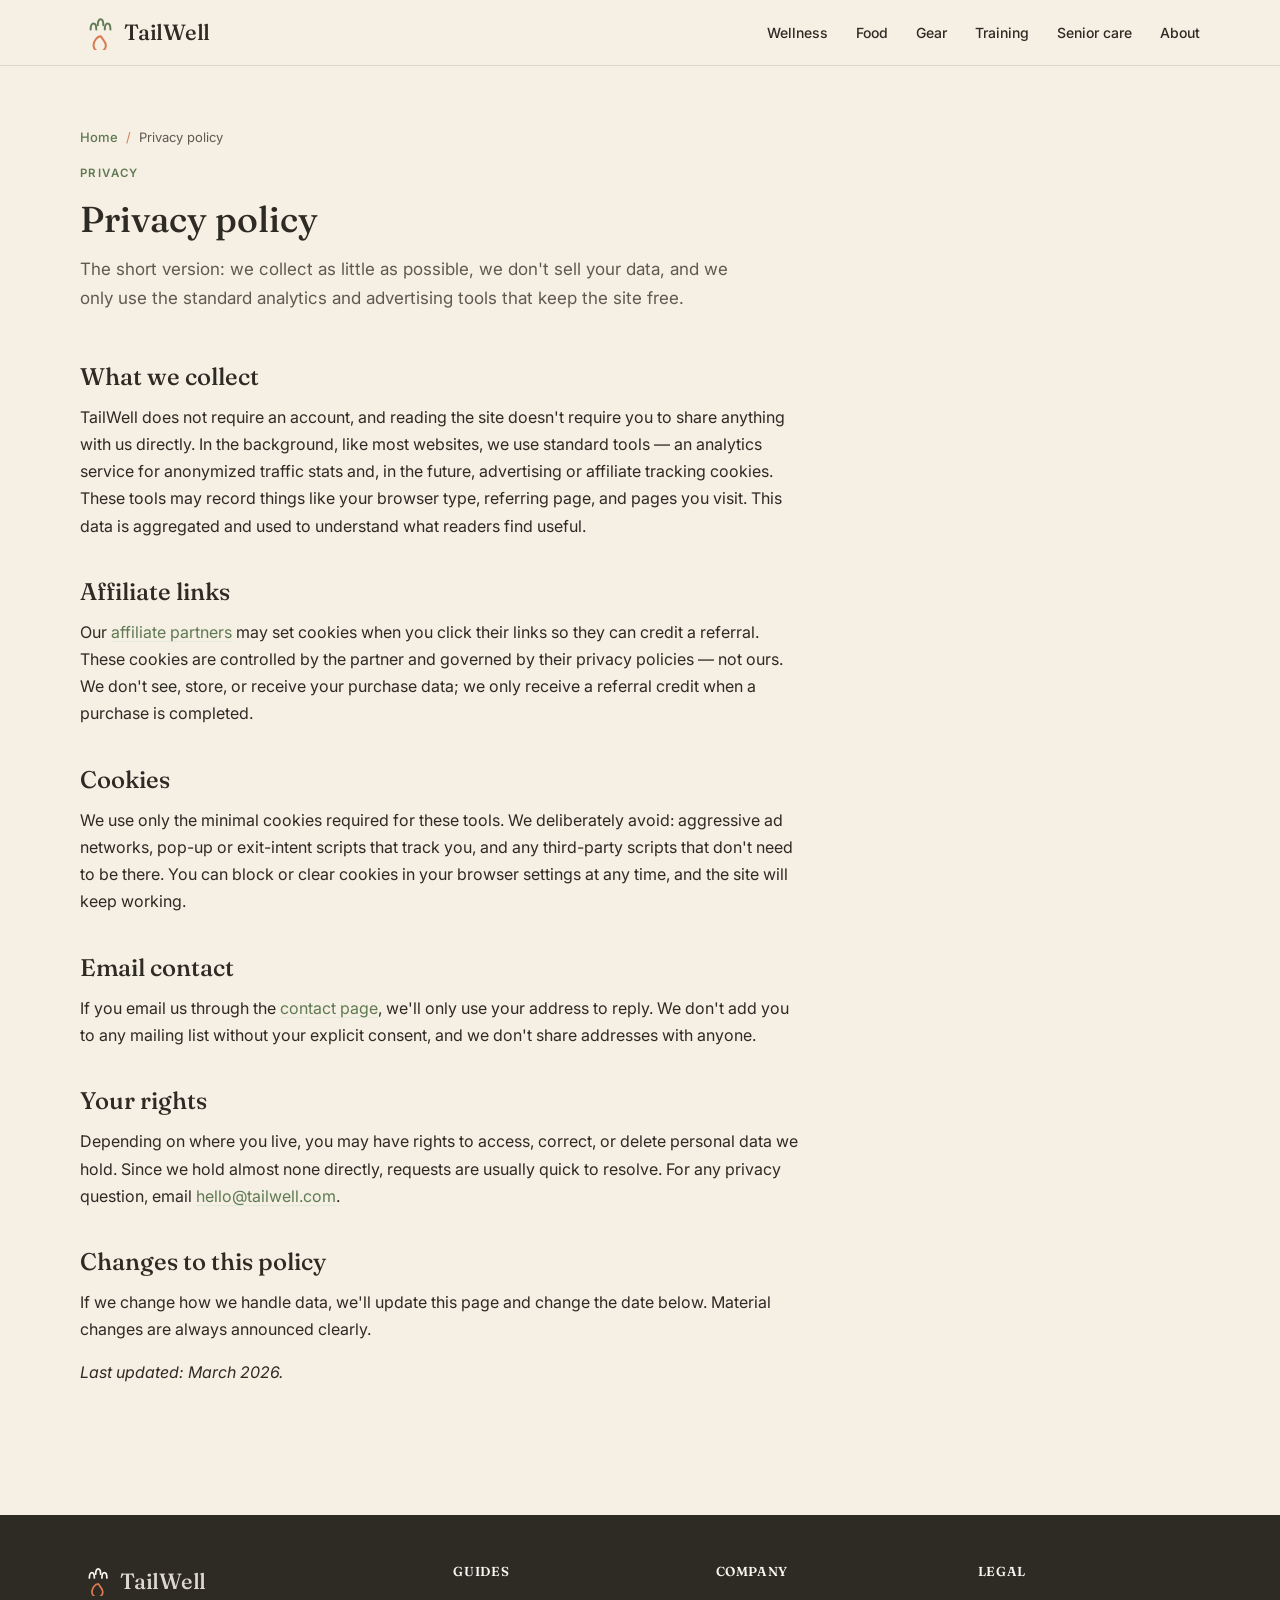
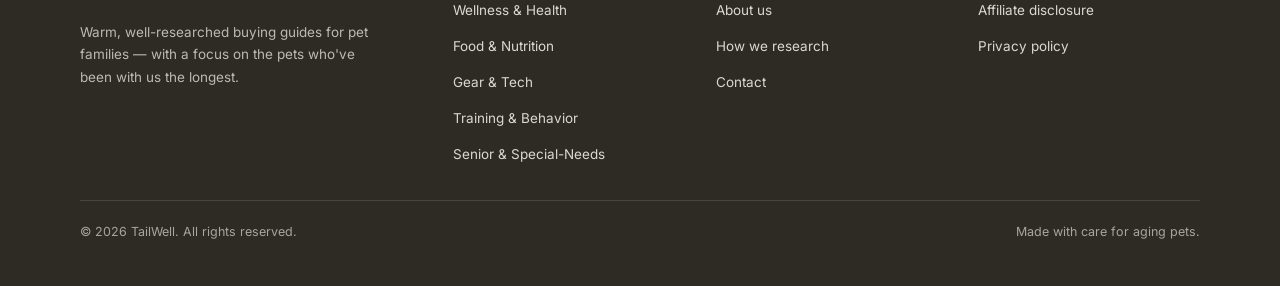
<file: pages/privacy-policy.html>
﻿<!DOCTYPE html>
<html lang="en">
<head>
  <meta charset="UTF-8">
  <meta name="viewport" content="width=device-width, initial-scale=1.0">
  <title>Privacy Policy — TailWell</title>
  <meta name="description" content="How TailWell collects, uses, and protects your information.">
  <link rel="icon" type="image/svg+xml" href="assets/favicon.svg">
  <link rel="preconnect" href="https://fonts.googleapis.com">
  <link rel="preconnect" href="https://fonts.gstatic.com" crossorigin>
  <link href="https://fonts.googleapis.com/css2?family=Fraunces:opsz,wght@9..144,400;9..144,500;9..144,600&family=Inter:wght@400;500;600&display=swap" rel="stylesheet">
  <link rel="stylesheet" href="assets/tailwell.css">
</head>
<body>

  <header class="site-header">
    <div class="container header-inner">
      <a class="brand" href="index.html" aria-label="TailWell — home">
        <span class="logo-mark" aria-hidden="true">
          <svg width="34" height="34" viewBox="0 0 48 48" fill="none" stroke-linecap="round" stroke-linejoin="round">
            <g stroke="currentColor" stroke-width="2.8">
              <path d="M15 19c0-6 2-8.5 4-8.5s4 2.5 4 8.5"/>
              <path d="M25 13c0-6 2-8.5 4-8.5s4 2.5 4 8.5"/>
              <path d="M35 19c0-6 2-8.5 4-8.5s4 2.5 4 8.5"/>
            </g>
            <path class="leaf" d="M29.5 28.5c2.8 5.6 7 8 7 13.1 0 5.6-4.9 8.7-8.6 8.7-5.2 0-9.3-4.5-8.7-10 .5-4.2 4.3-11.8 10.3-11.8z" stroke="currentColor" stroke-width="2.8" stroke-linejoin="round"/>
          </svg>
        </span>
        <span class="brand-name">TailWell</span>
      </a>

      <details class="nav-toggle" open>
        <summary>
          <svg width="18" height="18" viewBox="0 0 24 24" fill="none" stroke="currentColor" stroke-width="2" stroke-linecap="round" aria-hidden="true">
            <path d="M3 6h18M3 12h18M3 18h18"/>
          </svg>
          Menu
        </summary>
        <nav class="main-nav" aria-label="Primary">
          <ul>
            <li><a href="category-wellness.html">Wellness</a></li>
            <li><a href="category-food.html">Food</a></li>
            <li><a href="category-gear.html">Gear</a></li>
            <li><a href="category-training.html">Training</a></li>
            <li><a href="category-senior.html">Senior care</a></li>
            <li><a href="about.html">About</a></li>
          </ul>
        </nav>
      </details>
    </div>
  </header>

  <main>
    <div class="container">
      <header class="page-head">
        <nav class="breadcrumb" aria-label="Breadcrumb" style="padding-bottom: 0;">
          <a href="index.html">Home</a>
          <span>Privacy policy</span>
        </nav>
        <p class="eyebrow" style="margin-top:1rem;">Privacy</p>
        <h1>Privacy policy</h1>
        <p class="lede">The short version: we collect as little as possible, we don't sell your data, and we only use the standard analytics and advertising tools that keep the site free.</p>
      </header>

      <div class="standard-body">

        <h2>What we collect</h2>
        <p>TailWell does not require an account, and reading the site doesn't require you to share anything with us directly. In the background, like most websites, we use standard tools — an analytics service for anonymized traffic stats and, in the future, advertising or affiliate tracking cookies. These tools may record things like your browser type, referring page, and pages you visit. This data is aggregated and used to understand what readers find useful.</p>

        <h2>Affiliate links</h2>
        <p>Our <a href="affiliate-disclosure.html">affiliate partners</a> may set cookies when you click their links so they can credit a referral. These cookies are controlled by the partner and governed by their privacy policies — not ours. We don't see, store, or receive your purchase data; we only receive a referral credit when a purchase is completed.</p>

        <h2>Cookies</h2>
        <p>We use only the minimal cookies required for these tools. We deliberately avoid: aggressive ad networks, pop-up or exit-intent scripts that track you, and any third-party scripts that don't need to be there. You can block or clear cookies in your browser settings at any time, and the site will keep working.</p>

        <h2>Email contact</h2>
        <p>If you email us through the <a href="contact.html">contact page</a>, we'll only use your address to reply. We don't add you to any mailing list without your explicit consent, and we don't share addresses with anyone.</p>

        <h2>Your rights</h2>
        <p>Depending on where you live, you may have rights to access, correct, or delete personal data we hold. Since we hold almost none directly, requests are usually quick to resolve. For any privacy question, email <a href="mailto:hello@tailwell.com">hello@tailwell.com</a>.</p>

        <h2>Changes to this policy</h2>
        <p>If we change how we handle data, we'll update this page and change the date below. Material changes are always announced clearly.</p>

        <p><em>Last updated: March 2026.</em></p>

      </div>
    </div>
  </main>

  <footer class="site-footer">
    <div class="container">
      <div class="footer-grid">
        <div class="footer-brand">
          <a class="brand brand--light" href="index.html" aria-label="TailWell — home">
            <span class="logo-mark logo-mark--light" aria-hidden="true">
              <svg width="30" height="30" viewBox="0 0 48 48" fill="none" stroke-linecap="round" stroke-linejoin="round">
                <g stroke="currentColor" stroke-width="2.8">
                  <path d="M15 19c0-6 2-8.5 4-8.5s4 2.5 4 8.5"/>
                  <path d="M25 13c0-6 2-8.5 4-8.5s4 2.5 4 8.5"/>
                  <path d="M35 19c0-6 2-8.5 4-8.5s4 2.5 4 8.5"/>
                </g>
                <path class="leaf" d="M29.5 28.5c2.8 5.6 7 8 7 13.1 0 5.6-4.9 8.7-8.6 8.7-5.2 0-9.3-4.5-8.7-10 .5-4.2 4.3-11.8 10.3-11.8z" stroke="currentColor" stroke-width="2.8" stroke-linejoin="round"/>
              </svg>
            </span>
            <span class="brand-name">TailWell</span>
          </a>
          <p>Warm, well-researched buying guides for pet families — with a focus on the pets who've been with us the longest.</p>
        </div>
        <div>
          <h4>Guides</h4>
          <ul>
            <li><a href="category-wellness.html">Wellness &amp; Health</a></li>
            <li><a href="category-food.html">Food &amp; Nutrition</a></li>
            <li><a href="category-gear.html">Gear &amp; Tech</a></li>
            <li><a href="category-training.html">Training &amp; Behavior</a></li>
            <li><a href="category-senior.html">Senior &amp; Special-Needs</a></li>
          </ul>
        </div>
        <div>
          <h4>Company</h4>
          <ul>
            <li><a href="about.html">About us</a></li>
            <li><a href="about.html#how-we-research">How we research</a></li>
            <li><a href="contact.html">Contact</a></li>
          </ul>
        </div>
        <div>
          <h4>Legal</h4>
          <ul>
            <li><a href="affiliate-disclosure.html">Affiliate disclosure</a></li>
            <li><a href="privacy-policy.html">Privacy policy</a></li>
          </ul>
        </div>
      </div>
      <div class="footer-bottom">
        <span>© 2026 TailWell. All rights reserved.</span>
        <span>Made with care for aging pets.</span>
      </div>
    </div>
  </footer>

  <script src="assets/nav.js" defer></script>
  </body>
</html>
</file>
<file: pages/assets/tailwell.css>
﻿/* ==========================================================================
   TailWell — static page prototype styles
   Mirrors the GeneratePress child theme design system (style.css).
   Mobile-first: design for 375px, then layer up.
   ========================================================================== */

/* --------------------------------------------------------------------------
   1. Design tokens
   -------------------------------------------------------------------------- */
:root {
  --tw-sage: #5F7A52;
  --tw-sage-dark: #43573A;
  --tw-sage-light: #E1EADB;
  --tw-terracotta: #D97B4F;
  --tw-terracotta-dark: #4A1B0C;
  --tw-terracotta-light: #F5E1D3;
  --tw-cream: #F5EFE4;
  --tw-white: #FFFFFF;
  --tw-off-white: #FAF7F0;
  --tw-charcoal: #2E2A24;
  --tw-text-secondary: #5F5A50;
  --tw-border: rgba(46, 42, 36, 0.12);
  --tw-radius: 8px;
  --tw-radius-card: 12px;
  --tw-font-heading: 'Fraunces', Georgia, serif;
  --tw-font-body: 'Inter', -apple-system, BlinkMacSystemFont, 'Segoe UI', 'Helvetica Neue', sans-serif;
  --tw-container: 1160px;
  --tw-article-width: 720px;
  --tw-header-offset: 76px;
}

/* --------------------------------------------------------------------------
   2. Base
   -------------------------------------------------------------------------- */
* { box-sizing: border-box; }

html {
  scroll-behavior: smooth;
  -webkit-text-size-adjust: 100%;
  text-size-adjust: 100%;
}

body {
  margin: 0;
  font-family: var(--tw-font-body);
  font-size: 16px;
  line-height: 1.7;
  color: var(--tw-charcoal);
  background-color: var(--tw-cream);
  -webkit-font-smoothing: antialiased;
  text-rendering: optimizeLegibility;
  overflow-x: hidden;
  overflow-wrap: break-word;
}

img, svg, video, iframe { display: block; max-width: 100%; }
img, video { height: auto; }

h1, h2, h3, h4, h5, h6 {
  font-family: var(--tw-font-heading);
  font-weight: 500;
  color: var(--tw-charcoal);
  line-height: 1.3;
  margin: 0 0 0.5em;
}

h1 { font-size: clamp(28px, 6vw, 34px); }
h2 { font-size: clamp(22px, 4.4vw, 24px); }
h3 { font-size: clamp(17px, 3.4vw, 18px); }

p { margin: 0 0 1rem; }
strong { font-weight: 600; }

a {
  color: var(--tw-sage);
  text-decoration: underline;
  text-decoration-color: var(--tw-sage-light);
  text-underline-offset: 3px;
}
a:hover { color: var(--tw-terracotta); text-decoration-color: var(--tw-terracotta-light); }

.container {
  max-width: var(--tw-container);
  margin: 0 auto;
  padding-left: max(16px, env(safe-area-inset-left));
  padding-right: max(16px, env(safe-area-inset-right));
}

@media (min-width: 600px) {
  .container {
    padding-left: max(20px, env(safe-area-inset-left));
    padding-right: max(20px, env(safe-area-inset-right));
  }
}

.container--article { max-width: var(--tw-article-width); }

.eyebrow,
.tw-kicker {
  text-transform: uppercase;
  letter-spacing: 0.12em;
  font-size: 11.5px;
  font-weight: 600;
  color: var(--tw-sage);
  margin: 0 0 0.75rem;
}

.section-block { margin: 3rem 0; }
.section-block--tight { margin: 2rem 0; }

/* --------------------------------------------------------------------------
   3. Header / navigation
   -------------------------------------------------------------------------- */
.site-header {
  background-color: var(--tw-cream);
  border-bottom: 1px solid var(--tw-border);
  position: sticky;
  top: 0;
  z-index: 60;
}

.header-inner {
  display: flex;
  align-items: center;
  justify-content: space-between;
  gap: 1rem;
  padding-top: 14px;
  padding-bottom: 14px;
}

.brand {
  display: inline-flex;
  align-items: center;
  gap: 10px;
  text-decoration: none;
  color: var(--tw-charcoal);
  flex-shrink: 0;
}
.brand:hover { color: var(--tw-charcoal); }
.brand-name {
  font-family: var(--tw-font-heading);
  font-size: 22px;
  font-weight: 500;
  letter-spacing: -0.01em;
}

/* Logo mark — outline paw + leaf; colors via classes */
.logo-mark { color: var(--tw-sage); line-height: 0; }
.logo-mark .leaf { color: var(--tw-terracotta); }
.logo-mark--light { color: var(--tw-off-white); }
.logo-mark--light .leaf { color: var(--tw-terracotta); }

.main-nav ul {
  list-style: none;
  margin: 0;
  padding: 0;
  display: flex;
  gap: 1.75rem;
}
.main-nav a {
  color: var(--tw-charcoal);
  text-decoration: none;
  font-size: 14px;
  font-weight: 500;
}
.main-nav a:hover { color: var(--tw-sage); }

.nav-toggle { position: relative; }
.nav-toggle summary {
  display: none;
  list-style: none;
  cursor: pointer;
  align-items: center;
  gap: 8px;
  min-height: 44px;
  padding: 8px 12px;
  margin: -8px -12px -8px 0;
  border-radius: var(--tw-radius);
  font-size: 14.5px;
  font-weight: 500;
  color: var(--tw-charcoal);
}
.nav-toggle summary:hover { background-color: var(--tw-sage-light); }
.nav-toggle summary::-webkit-details-marker { display: none; }
.nav-toggle summary::after { content: ''; }

/* Small screens (< 900px): hamburger opens a full-width panel below the header */
@media (max-width: 900px) {
  .nav-toggle { position: static; }
  .nav-toggle summary { display: inline-flex; }
  .main-nav {
    display: none;
    position: absolute;
    top: 100%;
    left: 0;
    right: 0;
    width: 100%;
    max-height: calc(100vh - var(--tw-header-offset) - 24px);
    max-height: calc(100dvh - var(--tw-header-offset) - 24px);
    overflow-y: auto;
    overscroll-behavior: contain;
    -webkit-overflow-scrolling: touch;
    background-color: var(--tw-white);
    border-top: 1px solid var(--tw-border);
    box-shadow: 0 14px 34px rgba(46, 42, 36, 0.18);
    padding: 0.5rem 1.25rem 1rem;
    z-index: 70;
  }
  .nav-toggle[open] .main-nav { display: block; }
  .main-nav ul { flex-direction: column; gap: 0; }
  .main-nav li { border-bottom: 1px solid var(--tw-border); }
  .main-nav li:last-child { border-bottom: 0; }
  .main-nav a { display: flex; align-items: center; min-height: 48px; padding: 10px 0; font-size: 15px; white-space: normal; }
}

/* --------------------------------------------------------------------------
   4. Buttons / CTAs
   -------------------------------------------------------------------------- */
.tw-button {
  display: inline-flex;
  align-items: center;
  gap: 8px;
  background-color: var(--tw-terracotta);
  color: var(--tw-terracotta-dark);
  font-family: var(--tw-font-body);
  font-weight: 600;
  font-size: 14px;
  line-height: 1;
  padding: 13px 22px;
  border-radius: var(--tw-radius);
  border: none;
  text-decoration: none;
  cursor: pointer;
  transition: opacity 0.15s ease, background-color 0.15s ease;
}
.tw-button:hover { color: var(--tw-terracotta-dark); opacity: 0.9; text-decoration: none; }

.tw-button--outline {
  background-color: transparent;
  color: var(--tw-sage-dark);
  border: 1.5px solid var(--tw-sage);
}
.tw-button--outline:hover {
  color: var(--tw-sage-dark);
  background-color: var(--tw-sage-light);
  opacity: 1;
}

/* --------------------------------------------------------------------------
   5. Hero (homepage)
   -------------------------------------------------------------------------- */
.hero { padding: 3.25rem 0 2.5rem; }
.hero-inner {
  display: grid;
  grid-template-columns: minmax(0, 1.15fr) minmax(0, 0.85fr);
  gap: 2.75rem;
  align-items: center;
}
.hero h1 { font-size: clamp(28px, 7vw, 42px); line-height: 1.18; margin: 0 0 1rem; }
.hero .lede {
  color: var(--tw-text-secondary);
  font-size: 17px;
  max-width: 46ch;
  margin-bottom: 1.75rem;
}
.hero-actions { display: flex; gap: 12px; flex-wrap: wrap; }
.hero-points {
  display: flex;
  flex-wrap: wrap;
  gap: 1.25rem;
  margin-top: 2.25rem;
  color: var(--tw-text-secondary);
  font-size: 13px;
}
.hero-points span { display: inline-flex; align-items: center; gap: 6px; }
.hero-points svg { color: var(--tw-sage); }

.tw-card--featured {
  background-color: var(--tw-white);
  border: 1px solid var(--tw-border);
  border-radius: var(--tw-radius-card);
  overflow: hidden;
  text-decoration: none;
  color: inherit;
  display: block;
  transition: transform 0.15s ease, border-color 0.15s ease;
}
.tw-card--featured:hover { transform: translateY(-2px); border-color: var(--tw-sage); color: inherit; }
.tw-card--featured .featured-art {
  height: 150px;
  background-color: var(--tw-sage-light);
  display: flex;
  align-items: center;
  justify-content: center;
  color: var(--tw-sage);
}
.tw-card--featured__body { padding: 1.5rem; }
.tw-card--featured h3 { font-size: 19px; margin: 0 0 6px; }
.tw-card--featured p { font-size: 14px; color: var(--tw-text-secondary); margin: 0 0 12px; }
.tw-card--featured .read-more { font-size: 13.5px; font-weight: 600; color: var(--tw-terracotta); }

/* --------------------------------------------------------------------------
   6. Section headers
   -------------------------------------------------------------------------- */
.section-head {
  display: flex;
  align-items: baseline;
  justify-content: space-between;
  gap: 1rem;
  margin-bottom: 1.25rem;
}
.section-head h2 { margin: 0; font-size: 24px; }
.section-head .section-link { font-size: 13.5px; font-weight: 600; white-space: nowrap; }

/* --------------------------------------------------------------------------
   7. Silo cards
   -------------------------------------------------------------------------- */
.tw-silo-grid {
  display: grid;
  grid-template-columns: repeat(5, 1fr);
  gap: 16px;
  margin: 2.5rem 0;
}
.tw-silo-card {
  display: flex;
  flex-direction: column;
  gap: 8px;
  background-color: var(--tw-white);
  border: 1px solid var(--tw-border);
  border-radius: var(--tw-radius-card);
  padding: 1.25rem;
  text-decoration: none;
  color: inherit;
  transition: border-color 0.15s ease, transform 0.15s ease;
}
.tw-silo-card:hover { border-color: var(--tw-sage); transform: translateY(-2px); color: inherit; }
.tw-icon-badge {
  width: 36px;
  height: 36px;
  border-radius: 8px;
  background-color: var(--tw-sage-light);
  color: var(--tw-sage);
  display: flex;
  align-items: center;
  justify-content: center;
  margin-bottom: 4px;
}
.tw-silo-card h3 { font-size: 15px; margin: 0; line-height: 1.35; }
.tw-silo-card p { font-size: 13px; color: var(--tw-text-secondary); margin: 0; }
.tw-silo-card .silo-more { margin-top: auto; font-size: 12.5px; font-weight: 600; color: var(--tw-terracotta); padding-top: 6px; }

@media (min-width: 901px) and (max-width: 1100px) {
  .tw-silo-grid { grid-template-columns: repeat(3, 1fr); }
}
@media (max-width: 900px) {
  .tw-silo-grid { grid-template-columns: repeat(2, 1fr); }
  .hero-inner { grid-template-columns: 1fr; }
  .hero h1 { font-size: 34px; }
  .tw-card--featured { max-width: 460px; }
}
@media (max-width: 520px) {
  .tw-silo-grid { grid-template-columns: 1fr; }
}

/* --------------------------------------------------------------------------
   8. Article cards (latest / related)
   -------------------------------------------------------------------------- */
.tw-grid--articles {
  display: grid;
  grid-template-columns: repeat(3, 1fr);
  gap: 20px;
}
.tw-article-card {
  display: flex;
  flex-direction: column;
  background-color: var(--tw-white);
  border: 1px solid var(--tw-border);
  border-radius: var(--tw-radius-card);
  overflow: hidden;
  text-decoration: none;
  color: inherit;
  transition: border-color 0.15s ease, transform 0.15s ease;
}
.tw-article-card:hover { border-color: var(--tw-sage); transform: translateY(-2px); color: inherit; }
.tw-article-card__body {
  flex: 1;
  display: flex;
  flex-direction: column;
  gap: 8px;
  padding: 1.25rem;
}
.tw-tag {
  align-self: flex-start;
  font-size: 11px;
  font-weight: 600;
  letter-spacing: 0.08em;
  text-transform: uppercase;
  color: var(--tw-sage);
  background-color: var(--tw-sage-light);
  padding: 3px 9px;
  border-radius: 100px;
}
.tw-article-card h3 { font-size: 17px; line-height: 1.35; margin: 0; }
.tw-article-card p { font-size: 14px; color: var(--tw-text-secondary); margin: 0; }
.tw-meta {
  margin-top: auto;
  padding-top: 8px;
  display: flex;
  align-items: center;
  gap: 10px;
  font-size: 12px;
  color: var(--tw-text-secondary);
}
.tw-meta span::before { content: '·'; margin-right: 10px; color: var(--tw-terracotta); }
.tw-meta span:first-child::before { content: none; margin: 0; }

@media (max-width: 900px) { .tw-grid--articles { grid-template-columns: repeat(2, 1fr); } }
@media (max-width: 600px) { .tw-grid--articles { grid-template-columns: 1fr; } }

/* --------------------------------------------------------------------------
   9. Page heads (standard pages) + breadcrumbs
   -------------------------------------------------------------------------- */
.page-head { padding: 2.75rem 0 2rem; }
.page-head h1 { font-size: clamp(26px, 6.5vw, 36px); max-width: 18ch; margin-bottom: 0.75rem; }
.page-head .lede { color: var(--tw-text-secondary); font-size: 17px; max-width: 60ch; }

.standard-body { max-width: var(--tw-article-width); padding-bottom: 3rem; }
.standard-body h2 { margin-top: 2.25rem; }
.standard-body h2:first-of-type { margin-top: 0; }
.standard-body blockquote {
  margin: 1.5rem 0;
  padding: 0.25rem 0 0.25rem 1.25rem;
  border-left: 3px solid var(--tw-terracotta);
  color: var(--tw-text-secondary);
}

.breadcrumb {
  display: flex;
  flex-wrap: wrap;
  gap: 8px;
  font-size: 13px;
  color: var(--tw-text-secondary);
  padding: 1rem 0 1.5rem;
}
.breadcrumb a { color: var(--tw-sage); text-decoration: none; font-weight: 500; }
.breadcrumb span::before { content: '/'; margin-right: 8px; color: var(--tw-terracotta); }

/* --------------------------------------------------------------------------
   10. Category / silo pages
   -------------------------------------------------------------------------- */
.pillar { max-width: 60ch; padding-bottom: 1.75rem; }
.pillar h1 { font-size: clamp(26px, 6.5vw, 34px); margin-bottom: 0.75rem; }
.pillar p { color: var(--tw-text-secondary); }

.tw-article-list { border-top: 1px solid var(--tw-border); margin: 0 0 3rem; }
.tw-list-item {
  display: grid;
  grid-template-columns: 1fr auto;
  gap: 1.5rem;
  align-items: start;
  border-bottom: 1px solid var(--tw-border);
  padding: 1.75rem 0;
  text-decoration: none;
  color: inherit;
  transition: color 0.15s ease;
}
.tw-list-item:hover { color: inherit; }
.tw-list-item h2 { font-size: 19px; margin: 0 0 5px; transition: color 0.15s ease; }
.tw-list-item:hover h2 { color: var(--tw-sage); }
.tw-list-item p { font-size: 14.5px; color: var(--tw-text-secondary); margin: 0 0 10px; max-width: 70ch; }
.tw-list-meta {
  display: flex;
  flex-wrap: wrap;
  gap: 12px;
  font-size: 12.5px;
  color: var(--tw-text-secondary);
  align-items: center;
}
.tw-list-meta span::before { content: '·'; margin-right: 12px; color: var(--tw-terracotta); }
.tw-list-meta span:first-child::before { content: none; margin: 0; }
.tw-list-item__arrow { align-self: center; color: var(--tw-terracotta); }

/* --------------------------------------------------------------------------
   11. Article template
   -------------------------------------------------------------------------- */
.article-header { padding: 2.5rem 0 1.25rem; }
.article-header h1 { font-size: clamp(26px, 6.5vw, 36px); max-width: 22ch; margin: 0.75rem 0 1rem; }
.byline {
  display: flex;
  flex-wrap: wrap;
  align-items: center;
  gap: 10px;
  font-size: 13.5px;
  color: var(--tw-text-secondary);
}
.byline .author-name { font-weight: 600; color: var(--tw-charcoal); }
.byline .avatar {
  width: 34px;
  height: 34px;
  border-radius: 50%;
  background-color: var(--tw-sage-light);
  color: var(--tw-sage);
  display: inline-flex;
  align-items: center;
  justify-content: center;
}
.byline span::before { content: '·'; margin-right: 10px; color: var(--tw-terracotta); }
.byline span:first-child::before { content: none; margin: 0; }

.post-body {
  font-size: 17px;
  line-height: 1.75;
  margin-top: 1.5rem;
}
.post-body p { margin-bottom: 1.25rem; }
.post-body h2, .post-body h3 { scroll-margin-top: calc(var(--tw-header-offset) + 12px); margin-top: 2.5rem; }
.post-body h2 { font-size: 25px; }
.post-body h3 { font-size: 19px; }
.post-body ul li, .post-body ol li { margin-bottom: 0.4rem; }
.post-body blockquote {
  margin: 1.5rem 0;
  padding: 0.25rem 0 0.25rem 1.25rem;
  border-left: 3px solid var(--tw-terracotta);
  color: var(--tw-text-secondary);
  font-family: var(--tw-font-heading);
  font-size: 18px;
}

.tw-toc {
  background-color: var(--tw-off-white);
  border: 1px solid var(--tw-border);
  border-radius: var(--tw-radius-card);
  padding: 1.25rem 1.5rem;
  margin: 1.5rem 0 2rem;
}
.tw-toc-title {
  font-family: var(--tw-font-heading);
  font-weight: 500;
  font-size: 16px;
  margin: 0 0 0.5rem;
}
.tw-toc-title svg { color: var(--tw-sage); vertical-align: -2px; margin-right: 6px; }
.tw-toc ol { list-style: none; margin: 0; padding: 0; display: grid; gap: 7px; }
.tw-toc a {
  color: var(--tw-charcoal);
  text-decoration: none;
  font-size: 14px;
  border-bottom: 1px dashed transparent;
  transition: border-color 0.15s ease;
}
.tw-toc a:hover { color: var(--tw-sage); border-bottom-color: var(--tw-sage-light); }

.tw-tip {
  background-color: var(--tw-sage-light);
  border-left: 3px solid var(--tw-sage);
  border-radius: 0 var(--tw-radius) var(--tw-radius) 0;
  padding: 14px 18px;
  font-size: 15px;
  margin: 1.5rem 0;
}
.tw-tip strong { color: var(--tw-sage-dark); }

/* Product recommendation boxes */
.tw-product-box {
  display: flex;
  gap: 18px;
  background-color: var(--tw-off-white);
  border: 1px solid var(--tw-border);
  border-radius: var(--tw-radius-card);
  padding: 1.5rem;
  margin: 1.5rem 0;
  position: relative;
}
.tw-badge {
  position: absolute;
  top: -11px;
  left: 1.25rem;
  display: inline-flex;
  align-items: center;
  gap: 5px;
  background-color: var(--tw-sage-light);
  color: var(--tw-sage-dark);
  font-size: 11.5px;
  font-weight: 600;
  letter-spacing: 0.04em;
  padding: 4px 10px;
  border-radius: 100px;
}
.tw-product-box__thumb {
  flex-shrink: 0;
  width: 84px;
  height: 84px;
  border-radius: 10px;
  background-color: var(--tw-white);
  border: 1px solid var(--tw-border);
  display: flex;
  align-items: center;
  justify-content: center;
  color: var(--tw-sage);
}
.tw-product-box__body { flex: 1; min-width: 0; }
.tw-product-box__body h4 { font-size: 17px; margin: 0 0 5px; }
.tw-product-why { font-size: 14px; color: var(--tw-text-secondary); margin: 0 0 12px; }
.tw-product-box__footer { display: flex; align-items: center; justify-content: space-between; gap: 12px; flex-wrap: wrap; }
.tw-product-price { font-weight: 600; font-size: 15px; color: var(--tw-charcoal); }
.tw-product-caption { font-size: 12px; color: var(--tw-text-secondary); margin-top: 10px; }

/* Trust / editorial note */
.tw-trust {
  background-color: var(--tw-white);
  border: 1px solid var(--tw-border);
  border-radius: var(--tw-radius-card);
  padding: 1.5rem;
  margin: 2.5rem 0;
}
.tw-trust h3 { font-size: 17px; margin: 0 0 0.5rem; display: flex; align-items: center; gap: 8px; }
.tw-trust h3 svg { color: var(--tw-sage); }
.tw-trust p { font-size: 14px; color: var(--tw-text-secondary); margin: 0 0 0.75rem; }
.tw-trust p:last-child { margin: 0; }

/* Disclosure note */
.tw-disclosure {
  background-color: var(--tw-sage-light);
  border-left: 3px solid var(--tw-sage);
  border-radius: 0 var(--tw-radius) var(--tw-radius) 0;
  padding: 12px 16px;
  font-size: 13px;
  color: var(--tw-charcoal);
  margin: 1.5rem 0;
}

/* --------------------------------------------------------------------------
   12. Footer
   -------------------------------------------------------------------------- */
.site-footer {
  background-color: var(--tw-charcoal);
  color: var(--tw-off-white);
  margin-top: 4rem;
}
.footer-grid {
  display: grid;
  grid-template-columns: 1.5fr 1fr 1fr 1fr;
  gap: 2.5rem;
  padding: 3rem 0 2rem;
}
.footer-brand p { font-size: 13.5px; color: rgba(250, 247, 240, 0.7); margin: 1rem 0 0; max-width: 34ch; }
.site-footer h4 {
  color: var(--tw-off-white);
  font-size: 13px;
  font-weight: 600;
  letter-spacing: 0.05em;
  text-transform: uppercase;
  margin: 0 0 1rem;
}
.site-footer ul { list-style: none; margin: 0; padding: 0; display: grid; gap: 9px; }
.site-footer a {
  color: rgba(250, 247, 240, 0.85);
  text-decoration: none;
  font-size: 13.5px;
}
.site-footer a:hover { color: var(--tw-terracotta); }
.footer-bottom {
  border-top: 1px solid rgba(255, 255, 255, 0.12);
  padding: 1.25rem 0 1.5rem;
  font-size: 12.5px;
  color: rgba(250, 247, 240, 0.6);
  display: flex;
  justify-content: space-between;
  gap: 1rem;
  flex-wrap: wrap;
}

@media (max-width: 900px) { .footer-grid { grid-template-columns: 1fr 1fr; } }
@media (max-width: 520px) { .footer-grid { grid-template-columns: 1fr; gap: 1.75rem; } }

/* --------------------------------------------------------------------------
   13. Contact / misc
   -------------------------------------------------------------------------- */
.contact-card {
  background-color: var(--tw-white);
  border: 1px solid var(--tw-border);
  border-radius: var(--tw-radius-card);
  padding: 1.75rem;
}
.contact-card h2 { font-size: 19px; margin-top: 0; }

/* --------------------------------------------------------------------------
   14. Comparison table (AAWP / product comparison friendly)
   -------------------------------------------------------------------------- */
.tw-compare {
  background-color: var(--tw-white);
  border: 1px solid var(--tw-border);
  border-radius: var(--tw-radius-card);
  padding: 1.5rem 1.5rem 0.25rem;
  margin: 1.5rem 0 2rem;
}
.tw-compare__title { font-family: var(--tw-font-heading); font-weight: 500; font-size: 17px; margin: 0 0 0.25rem; }
.tw-compare__sub { font-family: var(--tw-font-body); font-size: 13px; color: var(--tw-text-secondary); margin: 0 0 1.15rem; }
.tw-compare table { width: 100%; border-collapse: collapse; font-size: 13.5px; }
.tw-compare caption { caption-side: bottom; text-align: left; font-size: 12px; color: var(--tw-text-secondary); padding: 12px 4px 4px; }
.tw-compare th {
  text-align: left;
  font-size: 11.5px;
  font-weight: 600;
  letter-spacing: 0.08em;
  text-transform: uppercase;
  color: var(--tw-text-secondary);
  border-bottom: 1px solid var(--tw-border);
  padding: 0 12px 10px;
}
.tw-compare td { padding: 14px 12px; border-bottom: 1px solid var(--tw-border); vertical-align: top; }
.tw-compare tr:last-child td { border-bottom: none; }
.tw-compare tr.tw-compare__highlight td { background-color: var(--tw-sage-light); }
.tw-compare .tw-badge { position: static; flex-shrink: 0; }
.tw-compare .tw-compare-name-cell { display: flex; align-items: center; gap: 8px; }
.tw-compare .tw-compare-name { font-weight: 600; font-size: 14.5px; line-height: 1.35; }
.tw-compare .tw-compare-details { color: var(--tw-text-secondary); font-size: 13px; }
.tw-compare .tw-compare-price { font-weight: 600; white-space: nowrap; }
.tw-compare .tw-button { padding: 9px 14px; font-size: 13px; }

@media (max-width: 640px) {
  .tw-compare { padding: 1.25rem 1.25rem 0.25rem; }
  .tw-compare table, .tw-compare tbody { display: block; }
  .tw-compare thead { display: none; }
  .tw-compare tbody { display: grid; gap: 12px; }
  .tw-compare tr {
    display: grid;
    grid-template-columns: 1fr auto;
    gap: 8px 14px;
    background-color: var(--tw-off-white);
    border: 1px solid var(--tw-border);
    border-radius: var(--tw-radius-card);
    padding: 16px;
  }
  .tw-compare tr.tw-compare__highlight { background-color: var(--tw-sage-light); }
  .tw-compare td { display: contents; padding: 0; border: none; }
  .tw-compare .tw-compare-name-cell { grid-column: 1 / -1; }
  .tw-compare .tw-compare-details { grid-column: 1 / -1; }
  .tw-compare .tw-compare-price { grid-column: 1; align-self: center; }
  .tw-compare .tw-compare-cta { grid-column: 2; justify-self: end; align-self: center; }
}

/* --------------------------------------------------------------------------
   15. FAQ block (Gutenberg-friendly via <details>; pairs with FAQPage schema)
   -------------------------------------------------------------------------- */
.tw-faq {
  border: 1px solid var(--tw-border);
  border-radius: var(--tw-radius-card);
  background-color: var(--tw-white);
  overflow: hidden;
  margin: 1.5rem 0 2rem;
}
.tw-faq details { border-top: 1px solid var(--tw-border); }
.tw-faq details:first-child { border-top: none; }
.tw-faq summary {
  cursor: pointer;
  list-style: none;
  display: flex;
  justify-content: space-between;
  align-items: center;
  gap: 1rem;
  font-family: var(--tw-font-heading);
  font-weight: 500;
  font-size: 16px;
  color: var(--tw-charcoal);
  padding: 16px 18px;
  scroll-margin-top: calc(var(--tw-header-offset) + 12px);
}
.tw-faq summary::-webkit-details-marker { display: none; }
.tw-faq summary::after {
  content: '+';
  font-family: var(--tw-font-body);
  font-weight: 600;
  font-size: 20px;
  line-height: 1;
  color: var(--tw-terracotta);
  transition: transform 0.15s ease;
}
.tw-faq details[open] summary::after { content: '−'; }
.tw-faq-body { padding: 0 18px 16px; font-size: 15px; color: var(--tw-text-secondary); }
.tw-faq-body p:last-child { margin-bottom: 0; }

/* --------------------------------------------------------------------------
   16. Author bio box (E-E-A-T)
   -------------------------------------------------------------------------- */
.tw-author {
  display: flex;
  gap: 16px;
  align-items: flex-start;
  background-color: var(--tw-white);
  border: 1px solid var(--tw-border);
  border-radius: var(--tw-radius-card);
  padding: 1.5rem;
  margin: 2.5rem 0;
}
.tw-author__avatar {
  width: 56px;
  height: 56px;
  border-radius: 50%;
  flex-shrink: 0;
  background-color: var(--tw-sage-light);
  color: var(--tw-sage);
  display: flex;
  align-items: center;
  justify-content: center;
}
.tw-author__body :last-child { margin-bottom: 0; }
.tw-author__name { font-family: var(--tw-font-heading); font-weight: 500; font-size: 16px; margin: 0 0 3px; }
.tw-author__role {
  font-size: 11.5px;
  font-weight: 600;
  letter-spacing: 0.06em;
  text-transform: uppercase;
  color: var(--tw-terracotta);
  margin: 0 0 8px;
}
.tw-author__bio { font-size: 14px; color: var(--tw-text-secondary); }

@media (max-width: 520px) { .tw-author { flex-direction: column; } }

/* --------------------------------------------------------------------------
   17. Newsletter / email capture (calm, no pop-ups)
   -------------------------------------------------------------------------- */
.tw-newsletter {
  background-color: var(--tw-sage-light);
  border-radius: 16px;
  padding: 2.25rem 2rem;
  display: grid;
  grid-template-columns: 1.2fr 1fr;
  gap: 1.5rem;
  align-items: center;
  margin: 3rem 0;
}
.tw-newsletter h2 { font-size: 24px; margin: 0 0 8px; color: var(--tw-charcoal); }
.tw-newsletter p { font-size: 14px; color: var(--tw-charcoal); margin: 0; max-width: 46ch; }
.tw-newsletter form { display: flex; gap: 10px; flex-wrap: wrap; }
.tw-newsletter input[type="email"] {
  flex: 1 1 auto;
  min-width: 0;
  font-family: var(--tw-font-body);
  font-size: 16px;
  padding: 12px 14px;
  border: 1px solid var(--tw-border);
  border-radius: var(--tw-radius);
  background-color: var(--tw-white);
  color: var(--tw-charcoal);
}
.tw-newsletter input[type="email"]:focus {
  outline: 2px solid var(--tw-sage);
  outline-offset: 1px;
}

@media (max-width: 700px) {
  .tw-newsletter { grid-template-columns: 1fr; padding: 1.75rem 1.4rem; }
}

/* --------------------------------------------------------------------------
   18. Error / 404 page
   -------------------------------------------------------------------------- */
.tw-error {
  text-align: center;
  padding: 4.5rem 1rem 5.5rem;
}
.tw-error .tw-error-code {
  font-family: var(--tw-font-heading);
  font-weight: 500;
  font-size: clamp(64px, 14vw, 110px);
  line-height: 1;
  color: var(--tw-terracotta);
  margin: 0;
}
.tw-error h1 { font-size: 28px; margin: 0.75rem 0 0.5rem; }
.tw-error p { color: var(--tw-text-secondary); max-width: 42ch; margin: 0 auto 1.75rem; }

/* --------------------------------------------------------------------------
   18b. Responsive helpers
   -------------------------------------------------------------------------- */
@media (max-width: 700px) {
  body { font-size: 16px; }
}

/* --------------------------------------------------------------------------
   19. Mobile-first refinements (added 2026-09-21)
   -------------------------------------------------------------------------- */

/* 19.1 Overflow guards — long words, URLs, media, and grid children can
   otherwise widen the page past the viewport on small screens. */
html, body { max-width: 100%; }
img, svg, video, iframe, table, pre { max-width: 100%; }
pre { overflow-x: auto; -webkit-overflow-scrolling: touch; }
.tw-grid--articles > *,
.tw-silo-grid > *,
.footer-grid > *,
.hero-inner > *,
.tw-newsletter > *,
.tw-product-box__body,
.section-head > * { min-width: 0; }

/* 19.2 Touch targets — controls should be at least 44px tall on touch. */
.tw-button { min-height: 44px; }
a, .tw-toc a, .site-footer a, .footer-bottom a { -webkit-tap-highlight-color: transparent; }

/* 19.3 Visible keyboard focus on every interactive element. */
a:focus-visible,
button:focus-visible,
input:focus-visible,
summary:focus-visible,
[tabindex]:focus-visible {
  outline: 3px solid var(--tw-terracotta);
  outline-offset: 2px;
  border-radius: 4px;
}

/* 19.4 Respect reduced-motion preferences. */
@media (prefers-reduced-motion: reduce) {
  html { scroll-behavior: auto; }
  *, *::before, *::after {
    animation-duration: 0.001ms !important;
    animation-iteration-count: 1 !important;
    transition-duration: 0.001ms !important;
  }
}

/* 19.5 Notched devices — keep header/footer content clear of the home
   indicator and rounded corners. */
.site-header { padding-left: env(safe-area-inset-left); padding-right: env(safe-area-inset-right); }
.site-footer .container { padding-bottom: calc(1.25rem + env(safe-area-inset-bottom)); }

/* 19.6 Scroll anchor offset tracks the shorter mobile header. */
@media (max-width: 900px) {
  :root { --tw-header-offset: 66px; }
}

/* 19.7 Wide tables inside article copy scroll instead of breaking layout. */
.post-body table {
  display: block;
  width: 100%;
  overflow-x: auto;
  -webkit-overflow-scrolling: touch;
  border-collapse: collapse;
}

/* 19.8 Small screens (<= 600px). */
@media (max-width: 600px) {
  .header-inner { padding-top: 10px; padding-bottom: 10px; }
  .section-head { flex-wrap: wrap; row-gap: 4px; }
  .section-head .section-link { white-space: normal; }
  .hero { padding: 2.25rem 0 2rem; }
  .hero-actions { gap: 10px; }
  .hero-actions .tw-button { flex: 1 1 100%; justify-content: center; }
  .tw-card--featured { max-width: none; }
  .tw-product-box { flex-direction: column; gap: 14px; padding: 1.25rem; }
  .tw-product-box__thumb { width: 64px; height: 64px; }
  .tw-toc { padding: 1rem 1.1rem; }
  .tw-list-item { grid-template-columns: 1fr; gap: 0.5rem; }
  .tw-list-item__arrow { display: none; }
  .tw-error { padding: 3.25rem 1rem 4rem; }
  .footer-bottom { flex-direction: column; gap: 6px; }
  .tw-newsletter form { flex-direction: column; }
  .tw-newsletter .tw-button { width: 100%; justify-content: center; }
}

/* 19.9 Tiny screens (<= 380px) — trim the header and tighten spacing. */
@media (max-width: 380px) {
  .brand-name { font-size: 20px; }
  .main-nav { padding-left: 1.1rem; padding-right: 1.1rem; }
}

/* Print-friendly links are the theme default; nothing extra needed */

/* --------------------------------------------------------------------------
   20. Color scheme
   TailWell is a light-only theme. No dark palette, toggle, or script.
   -------------------------------------------------------------------------- */

:root {
  color-scheme: light;
}
</file>
<file: wordpress/tailwell-theme/style.css>
﻿/*
Theme Name: TailWell
Theme URI: https://tailwell.example.com
Description: GeneratePress child theme for TailWell, a pet care wellness affiliate blog. Brand colors, typography, silo grid, product cards, and disclosure shortcode.
Author: TailWell
Template: generatepress
Version: 1.0.0
Text Domain: tailwell
*/

*,
*::before,
*::after {
	box-sizing: border-box;
}

/* ==========================================================================
   DESIGN SYSTEM FOUNDATION
   One authoritative token layer for layout, spacing, type, and controls.
   Rules of the system:
   - Layout/grid: .tw-container (max 1240) centers content; reading measure is
     ~61.8% of the container (golden-ratio reference, not a mandate); cards
     flow from one grid-gap + one card-min-width token.
   - Spacing: every rhythm-level margin/padding uses the --tw-space-* scale.
     Component micro-spacing uses half-steps of the same scale (0.25/0.75).
   - Typography: role tokens map to scale steps — eyebrow, H1–H6, body/lede,
     metadata, category label, CTA, utility. Tune the scale, not one element.
   - Alignment: content is left-aligned inside the container; sections are
     left-aligned with a shared heading block, and only the trust chips and
     empty-state copy center. Sections share the same vertical rhythm
     (--tw-space-9 between homepage bands).
   - Controls: two button sizes (lg / sm) + shared pill radius; every
     interactive target is >= --tw-tap-min (44px).
   - Breakpoints (media queries cannot read custom properties, so the scale
     is fixed here): 360 narrow phone | 480 large phone | 700 tablet +
     gutter step | 900 nav collapse / desktop.
   ========================================================================== */

:root {
	/* --- Color (established brand palette — unchanged) --- */
	--tw-primary: #2f6b5e;
	--tw-primary-dark: #245449;
	--tw-primary-tint: #e8f1ee;
	--tw-accent: #e8a33d;
	--tw-accent-dark: #c07f1e;
	--tw-accent-tint: #fbf0dd;  /* accent at ~15% over surface — guide badges, callouts */
	--tw-bg: #faf8f4;
	--tw-surface: #ffffff;
	--tw-text: #22302b;
	--tw-muted: #5b6b64;
	--tw-border: #e3e7e2;
	color-scheme: light;

	/* --- Layout --- */
	--tw-container-max: 1240px;
	--tw-reading-width: 46rem;   /* measure / prose column (≈61.8% of container) */
	--tw-gutter: 1.25rem;        /* page edge padding, < 700px */
	--tw-gutter-lg: 2rem;        /* page edge padding, >= 700px */
	--tw-card-min-w: 260px;      /* one card-min token for every card grid */

	/* --- Spacing scale (rhythm) --- */
	--tw-space-1: 0.25rem;
	--tw-space-2: 0.5rem;
	--tw-space-3: 0.75rem;
	--tw-space-4: 1rem;
	--tw-space-5: 1.25rem;
	--tw-space-6: 1.5rem;
	--tw-space-7: 2rem;
	--tw-space-8: 2.5rem;
	--tw-space-9: 3rem;
	--tw-space-10: 3.5rem;
	--tw-gap-grid: var(--tw-space-5);   /* grid + stacked-card gap */

	/* --- Radius & borders --- */
	--tw-radius: 14px;
	--tw-radius-sm: 8px;
	--tw-radius-pill: 999px;
	--tw-border-w: 1px;
	--tw-border-w-thick: 2px;

	/* --- Type scale (steps) --- */
	--tw-fs-3xs: 0.75rem;   /* utility text: nav labels, footer notes */
	--tw-fs-2xs: 0.8rem;    /* breadcrumbs, chips, eyebrows */
	--tw-fs-xs: 0.85rem;    /* metadata, disclosure, comment meta */
	--tw-fs-sm: 0.9rem;     /* tags, explore links */
	--tw-fs-md: 0.95rem;    /* nav links, taglines, card copy */
	--tw-fs-base: 1rem;     /* CTA labels, brand scale anchor */
	--tw-fs-lg: 1.05rem;    /* body copy, card titles */
	--tw-fs-lede: 1.1rem;   /* hero lede */
	--tw-fs-xl: 1.15rem;    /* section titles in cards */
	--tw-fs-2xl: 1.4rem;    /* related/footer titles */
	--tw-fs-3xl: 1.5rem;    /* brand name */
	--tw-fs-badge: 11.5px;  /* badge/category label */

	/* --- Type roles --- */
	--tw-fs-eyebrow: var(--tw-fs-2xs);
	--tw-fs-utility: var(--tw-fs-3xs);
	--tw-fs-meta: var(--tw-fs-xs);
	--tw-fs-cta: var(--tw-fs-base);
	--tw-fs-h1: clamp(1.8rem, 4vw, 2.75rem);
	--tw-fs-h1-hero: clamp(2rem, 5vw, 3.25rem);
	--tw-fs-h2: clamp(1.45rem, 2.6vw, 1.75rem);
	--tw-fs-h3: 1.25rem;
	--tw-fs-h4: 1.1rem;
	--tw-fs-h5: 1rem;
	--tw-fs-h6: var(--tw-fs-md);

	/* --- Line heights --- */
	--tw-lh-heading: 1.2;
	--tw-lh-card: 1.35;
	--tw-lh-body: 1.75;
	--tw-lh-ui: 1.6;

	/* --- Controls (shared component sizing) --- */
	--tw-tap-min: 44px;                       /* minimum touch target */
	--tw-btn-lg-y: 0.85rem;                   /* primary CTA */
	--tw-btn-lg-x: 1.6rem;
	--tw-btn-md-y: 0.75rem;                   /* card CTA */
	--tw-btn-md-x: 1.4rem;
	--tw-btn-sm-y: 0.65rem;                   /* form/utility CTA */
	--tw-btn-sm-x: 1.3rem;

	/* --- Elevation --- */
	--tw-shadow: 0 1px 2px rgba(34, 48, 43, 0.05), 0 6px 18px rgba(34, 48, 43, 0.07);
	--tw-shadow-lift: 0 4px 8px rgba(34, 48, 43, 0.06), 0 14px 28px rgba(34, 48, 43, 0.1);
}

body,
button,
input,
select,
textarea {
	font-family: "Public Sans", -apple-system, BlinkMacSystemFont, "Segoe UI", sans-serif;
	color: var(--tw-text);
}

body {
	margin: 0;
	background-color: var(--tw-bg);
	overflow-x: hidden;
	overflow-wrap: break-word;
}

h1,
h2,
h3,
h4,
h5,
h6 {
	font-family: "Fraunces", Georgia, "Times New Roman", serif;
	font-weight: 600;
	line-height: var(--tw-lh-heading);
	color: var(--tw-text);
}

h1 { font-size: var(--tw-fs-h1); letter-spacing: -0.01em; }
h2 { font-size: var(--tw-fs-h2); letter-spacing: -0.01em; }
h3 { font-size: var(--tw-fs-h3); }
h4 { font-size: var(--tw-fs-h4); }
h5 { font-size: var(--tw-fs-h5); }
h6 { font-size: var(--tw-fs-h6); }

a {
	color: var(--tw-primary);
}

a:hover {
	color: var(--tw-primary-dark);
}

.site-main {
	padding-top: var(--tw-space-7);
}

.entry-title a,
.post-title a {
	color: var(--tw-text);
}

.entry-header .entry-title {
	font-family: "Fraunces", Georgia, serif;
}

/* --- Hero: two-column conversion header (text ≈61.8% / visual ≈38.2% on
       desktop; text-first hierarchy with a short visual band on mobile). --- */
.tw-hero {
	position: relative;
	display: grid;
	grid-template-columns: 1fr;
	gap: var(--tw-space-6);
	align-items: center;
	text-align: left;
	padding: var(--tw-space-8) 0 var(--tw-space-7);
}

.tw-hero-text {
	min-width: 0;
}

.tw-hero-kicker {
	text-transform: uppercase;
	letter-spacing: 0.14em;
	font-size: var(--tw-fs-eyebrow);
	font-weight: 700;
	color: var(--tw-accent-dark);
	margin: 0 0 var(--tw-space-3);
}

.tw-hero h1 {
	font-size: var(--tw-fs-h1-hero);
	margin: 0 0 var(--tw-space-4);
	color: var(--tw-primary-dark);
	max-width: 20ch;
}

.tw-hero-lede {
	max-width: var(--tw-reading-width);
	margin: 0 0 var(--tw-space-6);
	color: var(--tw-muted);
	font-size: var(--tw-fs-lede);
}

.tw-hero-visual {
	min-width: 0;
	order: 9; /* mobile: decorative band sits after text + CTAs */
	background: var(--tw-primary-tint);
	border: var(--tw-border-w) solid var(--tw-border);
	border-radius: var(--tw-radius);
	overflow: hidden;
	aspect-ratio: 16 / 7;
	max-height: 210px;
}

.tw-hero-visual svg {
	display: block;
	width: 100%;
	height: 100%;
}

@media (min-width: 900px) {
	.tw-hero {
		grid-template-columns: 1.618fr 1fr;
		gap: var(--tw-space-8);
		padding: var(--tw-space-9) 0 var(--tw-space-8);
	}

	.tw-hero-visual {
		order: 0;
		aspect-ratio: auto;
		max-height: none;
		min-height: 340px;
		align-self: stretch;
	}
}

.tw-silo-grid {
	display: grid;
	grid-template-columns: repeat(auto-fit, minmax(var(--tw-card-min-w), 1fr));
	gap: var(--tw-gap-grid);
	margin: var(--tw-space-7) 0;
}

.tw-silo-card {
	display: flex;
	flex-direction: column;
	gap: var(--tw-space-2);
	padding: var(--tw-space-6);
	background: var(--tw-surface);
	border: var(--tw-border-w) solid var(--tw-border);
	border-radius: var(--tw-radius);
	box-shadow: var(--tw-shadow);
	text-decoration: none;
	color: var(--tw-text);
	transition: transform 0.15s ease, box-shadow 0.15s ease, border-color 0.15s ease;
}

.tw-silo-card:hover,
.tw-silo-card:focus-visible {
	transform: translateY(-3px);
	box-shadow: var(--tw-shadow-lift);
	border-color: var(--tw-primary);
	color: var(--tw-text);
}

.tw-silo-title {
	margin: var(--tw-space-1) 0 0;
	font-size: var(--tw-fs-xl);
	color: var(--tw-primary-dark);
}

.tw-silo-tagline {
	margin: 0;
	font-size: var(--tw-fs-md);
	color: var(--tw-muted);
}

.tw-icon-badge {
	display: inline-flex;
	align-items: center;
	justify-content: center;
	width: 48px;
	height: 48px;
	border-radius: 50%;
	background: var(--tw-primary-tint);
	color: var(--tw-primary);
	flex: 0 0 auto;
}

.tw-icon-badge svg {
	width: 24px;
	height: 24px;
}

.tw-silo-hero {
	display: flex;
	align-items: center;
	gap: var(--tw-gap-grid);
	padding: var(--tw-space-7) var(--tw-space-6);
	margin: 0 0 var(--tw-space-6);
	background: var(--tw-primary-tint);
	border: var(--tw-border-w) solid var(--tw-border);
	border-radius: var(--tw-radius);
}

.tw-silo-hero .tw-icon-badge {
	width: 64px;
	height: 64px;
	background: var(--tw-surface);
}

.tw-silo-hero .tw-icon-badge svg {
	width: 30px;
	height: 30px;
}

.tw-silo-hero-title {
	margin: 0 0 var(--tw-space-1);
	font-size: clamp(1.4rem, 5vw, 1.75rem);
	color: var(--tw-primary-dark);
}

.tw-silo-hero-tagline {
	margin: 0;
	color: var(--tw-muted);
}

/* Affiliate product cards: one scannable row per product (info left, decision right). */
.tw-product-list {
	display: grid;
	grid-auto-rows: 1fr;
	gap: var(--tw-gap-grid);
	margin: 0 0 var(--tw-space-6);
}

.tw-product-list--compare {
	gap: var(--tw-space-4);
}

.tw-product {
	display: grid;
	grid-template-columns: minmax(72px, 7.5rem) minmax(0, 1.618fr) minmax(0, 1fr);
	grid-template-areas: "media body action";
	align-items: center;
	gap: var(--tw-space-5);
	padding: var(--tw-space-5) var(--tw-space-6);
	background: var(--tw-surface);
	border: var(--tw-border-w) solid var(--tw-border);
	border-radius: var(--tw-radius);
	box-shadow: var(--tw-shadow);
}

.tw-product-media {
	grid-area: media;
	aspect-ratio: 1 / 1;
	min-width: 0;
	overflow: hidden;
	display: grid;
	place-items: center;
	background: var(--tw-primary-tint);
	border-radius: var(--tw-radius-sm);
}

.tw-product-media img {
	display: block;
	width: 100%;
	height: 100%;
	object-fit: cover;
}

.tw-product-media .tw-icon-badge {
	width: 50%;
	height: 50%;
	background: var(--tw-surface);
}

.tw-product-media .tw-icon-badge svg {
	width: 50%;
	height: 50%;
}

.tw-product-body {
	grid-area: body;
	min-width: 0;
}

.tw-product-head {
	display: flex;
	flex-wrap: wrap;
	align-items: baseline;
	gap: var(--tw-space-2) var(--tw-space-3);
	margin-bottom: var(--tw-space-2);
}

.tw-product-name {
	margin: 0;
	font-size: var(--tw-fs-lg);
	color: var(--tw-primary-dark);
}

.tw-product-brand {
	font-size: var(--tw-fs-meta);
	color: var(--tw-muted);
}

.tw-badge--vet {
	background-color: var(--tw-accent-tint);
	color: var(--tw-accent-dark);
}

.tw-product-tags {
	display: flex;
	flex-wrap: wrap;
	align-items: center;
	gap: var(--tw-space-2);
	margin: 0 0 var(--tw-space-3);
}

.tw-product-type {
	font-size: var(--tw-fs-meta);
	font-weight: 700;
	padding: 3px 10px;
	background: var(--tw-primary-tint);
	color: var(--tw-primary-dark);
	border-radius: var(--tw-radius-pill);
}

.tw-product-bestfor {
	font-size: var(--tw-fs-meta);
	color: var(--tw-muted);
}

.tw-product-bestfor-label {
	font-weight: 700;
	color: var(--tw-text);
}

.tw-product-bestfor-label::after {
	content: ": ";
}

.tw-product-why {
	margin: 0 0 var(--tw-space-2);
	font-size: var(--tw-fs-md);
	color: var(--tw-muted);
}

.tw-product-why-label {
	font-weight: 700;
	color: var(--tw-primary-dark);
}

.tw-product-note {
	margin: 0;
	font-size: var(--tw-fs-md);
	color: var(--tw-muted);
}

.tw-product-note-label {
	font-weight: 700;
	color: var(--tw-text);
}

.tw-product-action {
	grid-area: action;
	display: flex;
	flex-direction: column;
	align-items: flex-end;
	gap: var(--tw-space-2);
	justify-self: end;
	text-align: right;
}

.tw-product-price {
	font-size: var(--tw-fs-lg);
	font-weight: 700;
	color: var(--tw-text);
}

.tw-product-link {
	display: inline-flex;
	align-items: center;
	justify-content: center;
	min-height: var(--tw-tap-min);
	padding: var(--tw-btn-sm-y) var(--tw-btn-sm-x);
	background: var(--tw-primary);
	color: #fff;
	border-radius: var(--tw-radius-pill);
	font-size: var(--tw-fs-cta);
	font-weight: 700;
	text-decoration: none;
	transition: background 0.15s ease;
}

.tw-product-link:hover {
	background: var(--tw-primary-dark);
	color: #fff;
}

.tw-product-partner {
	font-size: var(--tw-fs-meta);
	color: var(--tw-muted);
}

.tw-disclosure {
	font-size: var(--tw-fs-xs);
	color: var(--tw-muted);
	font-style: italic;
	margin: var(--tw-space-7) 0;
	padding: var(--tw-space-3) var(--tw-space-4);
	border-left: 3px solid var(--tw-accent);
	background: var(--tw-surface);
}

.tw-latest {
	margin: var(--tw-space-8) 0;
}

.tw-latest-grid {
	display: grid;
	grid-template-columns: repeat(auto-fit, minmax(var(--tw-card-min-w), 1fr));
	gap: var(--tw-gap-grid);
}

.tw-article-card {
	background: var(--tw-surface);
	border: var(--tw-border-w) solid var(--tw-border);
	border-radius: var(--tw-radius);
	overflow: hidden;
	box-shadow: var(--tw-shadow);
}

.tw-article-link {
	display: block;
	padding: var(--tw-space-4) var(--tw-space-5) var(--tw-space-5);
	text-decoration: none;
	color: var(--tw-text);
}

.tw-article-title {
	margin: 0;
	font-size: var(--tw-fs-lg);
	line-height: var(--tw-lh-card);
	color: var(--tw-primary-dark);
}

.tw-article-link:hover .tw-article-title {
	color: var(--tw-primary);
}

.tw-latest-empty {
	color: var(--tw-muted);
}

@media (max-width: 700px) {
	.tw-silo-grid,
	.tw-latest-grid {
		grid-template-columns: 1fr;
	}

	.tw-product {
		grid-template-columns: minmax(64px, 5rem) minmax(0, 1fr);
		grid-template-areas:
			"media body"
			"action action";
		align-items: start;
		gap: var(--tw-space-4);
		padding: var(--tw-space-4) var(--tw-space-5);
	}

	.tw-product-action {
		justify-self: stretch;
		align-items: stretch;
		text-align: left;
	}

	.tw-product-link {
		width: 100%;
	}

	.tw-silo-hero {
		flex-direction: column;
		text-align: center;
	}
}

.tw-container {
	max-width: var(--tw-container-max);
	margin-inline: auto;
	padding-left: max(var(--tw-gutter), env(safe-area-inset-left));
	padding-right: max(var(--tw-gutter), env(safe-area-inset-right));
}

/* Responsive foundation: gutter steps up at the 700px breakpoint. */
@media (min-width: 700px) {
	.tw-container {
		padding-left: max(var(--tw-gutter-lg), env(safe-area-inset-left));
		padding-right: max(var(--tw-gutter-lg), env(safe-area-inset-right));
	}
}

.tw-main {
	padding-block: var(--tw-space-7) var(--tw-space-10);
}

.skip-link {
	position: absolute;
	left: -9999px;
	top: 0;
	z-index: 9999;
	background: var(--tw-primary);
	color: #fff;
	padding: var(--tw-space-3) var(--tw-space-5);
	text-decoration: none;
	border-radius: 0 0 var(--tw-radius-sm) 0;
}

.skip-link:focus {
	left: 0;
}

.site-header {
	position: relative;
	z-index: 20;
	background: var(--tw-surface);
	border-bottom: 1px solid var(--tw-border);
}

.tw-header {
	display: flex;
	align-items: center;
	justify-content: space-between;
	gap: var(--tw-space-7);
	padding-block: var(--tw-space-4);
}

.tw-brand-link {
	display: flex;
	align-items: center;
	gap: var(--tw-space-2);
	text-decoration: none;
	color: var(--tw-primary-dark);
	font-family: "Fraunces", Georgia, "Times New Roman", serif;
	font-weight: 700;
	font-size: var(--tw-fs-3xl);
}

.tw-brand-mark {
	display: inline-flex;
	align-items: center;
	justify-content: center;
	width: 40px;
	height: 40px;
	border-radius: 50%;
	background: var(--tw-primary-tint);
	color: var(--tw-primary);
}

.site-nav {
	position: relative;
}

.site-nav-toggle {
	display: none;
	cursor: pointer;
	user-select: none;
	font-family: inherit;
	font-weight: 600;
	font-size: var(--tw-fs-md);
	line-height: var(--tw-lh-heading);
	color: var(--tw-primary-dark);
	background: transparent;
	border: var(--tw-border-w) solid var(--tw-border);
	border-radius: var(--tw-radius-pill);
	padding: var(--tw-space-3) var(--tw-space-5);
	min-height: var(--tw-tap-min);
}

/* Without JavaScript the nav button is hidden and the menu stays visible. */
html.no-js .site-nav-toggle {
	display: none;
}
html.no-js .site-nav-menu {
	display: flex;
}

.site-nav-menu {
	display: flex;
	align-items: center;
	gap: var(--tw-space-6);
	margin: 0;
	padding: 0;
	list-style: none;
}

.site-nav-menu a {
	text-decoration: none;
	color: var(--tw-text);
	font-weight: 600;
	font-size: var(--tw-fs-md);
	transition: color 0.15s ease;
}

.site-nav-menu a:hover,
.site-nav-menu .current-menu-item > a {
	color: var(--tw-primary);
}

@media (max-width: 900px) {
	.tw-header {
		flex-wrap: wrap;
	}

	.site-nav {
		position: static;
	}

	.site-nav-toggle {
		display: inline-block;
	}

	/* Full-width mobile panel: pushes down from the header instead of a
	   content-sized dropdown, so it can never exceed the viewport width. */
	.site-nav-menu {
		display: none;
		position: absolute;
		top: 100%;
		left: 0;
		right: 0;
		flex-direction: column;
		align-items: stretch;
		gap: 0;
		margin: 0;
		background: var(--tw-surface);
		border-top: var(--tw-border-w) solid var(--tw-border);
		box-shadow: var(--tw-shadow);
		padding: var(--tw-space-1) var(--tw-space-2) var(--tw-space-3);
		z-index: 40;
		max-height: calc(100vh - 5rem);
		max-height: calc(100dvh - 5rem);
		overflow-y: auto;
		overscroll-behavior: contain;
		-webkit-overflow-scrolling: touch;
	}

	.site-nav-menu li a {
		display: flex;
		align-items: center;
		white-space: normal;
		min-height: var(--tw-tap-min);
		padding: var(--tw-space-3) var(--tw-space-4);
		border-radius: var(--tw-radius-sm);
	}

	#tw-nav-toggle[aria-expanded='true'] ~ .site-nav-menu {
		display: flex;
	}

	html.no-js .site-nav-menu {
		display: flex;
	}

	.site-nav-toggle:focus-visible {
		outline: 2px solid var(--tw-primary);
		outline-offset: 2px;
	}
}

.tw-internal-sep {
	border: 0;
	border-top: var(--tw-border-w) solid var(--tw-border);
	margin: var(--tw-space-6) 0;
}
.tw-internal-links a {
	font-weight: 600;
	text-decoration: none;
}
.tw-internal-links a:hover {
	text-decoration: underline;
}

.tw-page-head {
	margin-bottom: var(--tw-space-7);
}

.tw-breadcrumbs ol {
	display: flex;
	flex-wrap: wrap;
	align-items: center;
	gap: var(--tw-space-1);
	list-style: none;
	margin: 0 0 var(--tw-space-4);
	padding: 0;
}
.tw-breadcrumbs li {
	display: inline-flex;
	align-items: center;
	font-size: var(--tw-fs-2xs);
}
.tw-breadcrumbs li + li::before {
	content: "/";
	color: var(--tw-muted);
	margin-right: 0.35rem;
}
.tw-breadcrumbs a {
	color: var(--tw-muted);
	text-decoration: none;
}
.tw-breadcrumbs a:hover {
	color: var(--tw-primary);
}
.tw-breadcrumbs span[aria-current="page"] {
	color: var(--tw-text);
	font-weight: 600;
}

.tw-page-head .page-title,
.entry-title {
	margin: 0;
	font-size: var(--tw-fs-h1);
	color: var(--tw-primary-dark);
}

.entry-meta {
	display: flex;
	flex-wrap: wrap;
	gap: var(--tw-space-3) var(--tw-space-5);
	font-size: var(--tw-fs-meta);
	color: var(--tw-muted);
	margin: 0 0 var(--tw-space-4);
}

.entry-meta a {
	color: var(--tw-primary);
	text-decoration: none;
}

.entry-meta a:hover {
	text-decoration: underline;
}

.tw-badge {
	display: inline-flex;
	align-items: center;
	gap: var(--tw-space-1);
	background-color: var(--tw-primary-tint);
	color: var(--tw-primary-dark);
	font-size: var(--tw-fs-badge);
	font-weight: 600;
	letter-spacing: 0.04em;
	padding: var(--tw-space-1) var(--tw-space-3);
	border-radius: var(--tw-radius-pill);
	text-decoration: none;
	line-height: var(--tw-lh-heading);
}

.tw-badge a,
.tw-badge:hover {
	color: var(--tw-primary-dark);
}

.tw-badge--life-stage {
	background-color: var(--tw-primary-tint);
}

.tw-life-stage-filter {
	display: flex;
	flex-wrap: wrap;
	gap: var(--tw-space-2);
	margin: var(--tw-space-5) 0 0;
}

.tw-life-stage-filter .tw-badge {
	border: var(--tw-border-w) solid transparent;
	min-height: var(--tw-tap-min);
}

.tw-life-stage-filter .tw-badge:hover {
	border-color: var(--tw-primary);
}

.tw-life-stage-filter .tw-badge.is-active {
	background-color: var(--tw-primary);
	color: #ffffff;
}

.entry-content {
	font-size: var(--tw-fs-lg);
	line-height: var(--tw-lh-body);
}

.single .entry-content,
.page .entry-content {
	max-width: var(--tw-reading-width);
}

.tw-home-article .entry-content,
.front-page .entry-content {
	max-width: none;
}

.entry-content > h2 {
	margin-top: var(--tw-space-7);
}

.entry-content img {
	max-width: 100%;
	height: auto;
	border-radius: var(--tw-radius);
}

.entry-footer {
	margin-top: var(--tw-space-7);
}

.entry-tags {
	color: var(--tw-muted);
	font-size: var(--tw-fs-sm);
}

.entry-tags a {
	color: var(--tw-primary);
	text-decoration: none;
}

.entry-tags a:hover {
	text-decoration: underline;
}

.tw-article-grid {
	display: grid;
	grid-template-columns: repeat(auto-fill, minmax(var(--tw-card-min-w), 1fr));
	gap: var(--tw-gap-grid);
	margin: var(--tw-space-6) 0;
}

.post-navigation .nav-links {
	display: flex;
	justify-content: space-between;
	gap: var(--tw-space-4);
	border-top: var(--tw-border-w) solid var(--tw-border);
	padding-top: var(--tw-space-6);
	margin-top: var(--tw-space-8);
}

.post-navigation .nav-previous,
.post-navigation .nav-next {
	flex: 1 1 auto;
}

.post-navigation a {
	text-decoration: none;
	color: var(--tw-text);
	font-weight: 600;
}

.post-navigation a:hover {
	color: var(--tw-primary);
}

.tw-nav-label {
	display: block;
	font-size: var(--tw-fs-utility);
	text-transform: uppercase;
	letter-spacing: 0.08em;
	color: var(--tw-muted);
	font-weight: 600;
	margin-bottom: var(--tw-space-1);
}

.pagination {
	margin-top: var(--tw-space-8);
}

.pagination .nav-links {
	display: flex;
	flex-wrap: wrap;
	gap: var(--tw-space-2);
	justify-content: center;
}

.pagination .page-numbers {
	min-width: 2.4rem;
	min-height: var(--tw-tap-min);
	padding: var(--tw-space-2) var(--tw-space-3);
	text-align: center;
	border: var(--tw-border-w) solid var(--tw-border);
	border-radius: var(--tw-radius-pill);
	background: var(--tw-surface);
	color: var(--tw-primary);
	text-decoration: none;
	font-weight: 600;
	display: inline-flex;
	align-items: center;
	justify-content: center;
}

.pagination .page-numbers.current {
	background: var(--tw-primary);
	border-color: var(--tw-primary);
	color: #fff;
}

.pagination .page-numbers:hover {
	border-color: var(--tw-primary);
}

.search-form {
	display: flex;
	gap: var(--tw-space-2);
	max-width: 30rem;
	margin: var(--tw-space-6) 0;
}

.search-field {
	flex: 1 1 auto;
	padding: var(--tw-btn-sm-y) var(--tw-space-4);
	border: var(--tw-border-w) solid var(--tw-border);
	border-radius: var(--tw-radius-pill);
	font: inherit;
	background: var(--tw-surface);
}

.search-field:focus {
	outline: 2px solid var(--tw-primary);
	outline-offset: 2px;
}

.search-submit {
	padding: var(--tw-btn-sm-y) var(--tw-btn-sm-x);
	background: var(--tw-primary);
	color: #fff;
	border: 0;
	border-radius: var(--tw-radius-pill);
	font-weight: 600;
	cursor: pointer;
	transition: background 0.15s ease;
}

.search-submit:hover {
	background: var(--tw-primary-dark);
}

.tw-404 {
	text-align: center;
	padding: var(--tw-space-9) var(--tw-space-4) var(--tw-space-10);
}

.tw-404-title {
	font-size: clamp(2rem, 6vw, 3.5rem);
	color: var(--tw-primary-dark);
	margin: 0 0 var(--tw-space-3);
}

.tw-404 .search-form {
	margin-inline: auto;
}

.tw-comments {
	margin-top: var(--tw-space-8);
}

.tw-comments-title {
	font-size: var(--tw-fs-h3);
}

.comment-list {
	list-style: none;
	margin: 0 0 var(--tw-space-6);
	padding: 0;
}

.comment-list .children {
	list-style: none;
	padding-left: var(--tw-space-6);
}

.comment-body {
	border: var(--tw-border-w) solid var(--tw-border);
	border-radius: var(--tw-radius);
	padding: var(--tw-space-4) var(--tw-space-5);
	margin-bottom: var(--tw-space-4);
	background: var(--tw-surface);
}

.comment-meta {
	font-size: var(--tw-fs-meta);
	color: var(--tw-muted);
	margin-bottom: var(--tw-space-2);
}

.comment-form {
	margin-top: var(--tw-space-6);
}

.comment-form input[type="text"],
.comment-form input[type="email"],
.comment-form input[type="url"],
.comment-form textarea {
	width: 100%;
	padding: var(--tw-space-2) var(--tw-space-3);
	border: var(--tw-border-w) solid var(--tw-border);
	border-radius: var(--tw-radius-sm);
	font: inherit;
	background: var(--tw-surface);
}

.comment-form input[type="submit"] {
	padding: var(--tw-btn-sm-y) var(--tw-btn-sm-x);
	background: var(--tw-primary);
	color: #fff;
	border: 0;
	border-radius: var(--tw-radius-pill);
	font-weight: 600;
	cursor: pointer;
	transition: background 0.15s ease;
}

.comment-form input[type="submit"]:hover {
	background: var(--tw-primary-dark);
}

.site-footer {
	background: var(--tw-primary-dark);
	color: #e8f1ee;
	margin-top: var(--tw-space-9);
	padding-block: var(--tw-space-9) var(--tw-space-6);
}

.site-footer a {
	color: #d9ece6;
}

.site-footer a:hover {
	color: #fff;
}

.tw-footer-grid {
	display: grid;
	/* Golden-ratio split (≈61.8 / 38.2): brand column vs utility column. */
	grid-template-columns: 1.618fr 1fr;
	gap: var(--tw-space-7);
}

.tw-footer-title {
	font-family: "Fraunces", Georgia, "Times New Roman", serif;
	font-size: var(--tw-fs-2xl);
	font-weight: 600;
	margin: 0 0 var(--tw-space-3);
	color: #fff;
}

.tw-footer-blurb {
	color: #cfe3dc;
	line-height: var(--tw-lh-ui);
	max-width: 34rem;
	margin: 0 0 var(--tw-space-4);
}

.tw-footer-note {
	font-size: var(--tw-fs-2xs);
	color: #a9c8bf;
	margin: 0;
}

.footer-menu-list {
	list-style: none;
	margin: 0;
	padding: 0;
	display: flex;
	flex-direction: column;
	gap: var(--tw-space-2);
}

.footer-menu-list a {
	text-decoration: none;
	color: #d9ece6;
}

.footer-menu-list a:hover {
	color: #fff;
	text-decoration: underline;
}

.tw-footer-bottom {
	border-top: 1px solid rgba(255, 255, 255, 0.15);
	margin-top: var(--tw-space-8);
	padding-top: var(--tw-space-5);
	font-size: var(--tw-fs-2xs);
	color: #a9c8bf;
}

@media (max-width: 700px) {
	.tw-footer-grid {
		grid-template-columns: 1fr;
		gap: 1.75rem;
	}

	.tw-article-grid {
		grid-template-columns: 1fr;
	}
}

.tw-hero-actions {
	display: flex;
	flex-wrap: wrap;
	justify-content: flex-start;
	gap: var(--tw-space-4);
	margin: 0 0 var(--tw-space-6);
}

.tw-button {
	display: inline-flex;
	align-items: center;
	gap: var(--tw-space-2);
	padding: var(--tw-btn-lg-y) var(--tw-btn-lg-x);
	border-radius: var(--tw-radius-pill);
	font-weight: 700;
	font-size: var(--tw-fs-cta);
	text-decoration: none;
	transition: background 0.15s ease, color 0.15s ease, border-color 0.15s ease, transform 0.15s ease;
}

.tw-button:hover {
	transform: translateY(-2px);
}

.tw-button-primary {
	background: var(--tw-primary);
	color: #fff;
}

.tw-button-primary:hover {
	background: var(--tw-primary-dark);
	color: #fff;
}

.tw-button-ghost {
	border: var(--tw-border-w-thick) solid var(--tw-primary);
	color: var(--tw-primary-dark);
	background: transparent;
}

.tw-button-ghost:hover {
	background: var(--tw-primary-tint);
	color: var(--tw-primary-dark);
}

.tw-trust-chips {
	display: flex;
	flex-wrap: wrap;
	justify-content: flex-start;
	gap: var(--tw-space-2);
	list-style: none;
	margin: 0;
	padding: 0;
}

.tw-trust-chips li {
	padding: var(--tw-space-2) var(--tw-space-3);
	border: var(--tw-border-w) solid var(--tw-border);
	border-radius: var(--tw-radius-pill);
	background: var(--tw-surface);
	color: var(--tw-muted);
	font-size: var(--tw-fs-2xs);
	font-weight: 600;
}

.tw-silo-card {
	position: relative;
}

.tw-silo-explore {
	margin-top: auto;
	font-size: var(--tw-fs-sm);
	font-weight: 700;
	color: var(--tw-primary);
}

.tw-silo-explore::after {
	content: " \2192";
}

.tw-silo-card:hover .tw-silo-explore {
	color: var(--tw-accent-dark);
}

.tw-product-link::after {
	content: " \2192";
}

.tw-related {
	margin-top: var(--tw-space-8);
	padding-top: var(--tw-space-7);
	border-top: var(--tw-border-w) solid var(--tw-border);
}

.tw-related-title {
	font-family: "Fraunces", Georgia, "Times New Roman", serif;
	font-size: var(--tw-fs-2xl);
	color: var(--tw-primary-dark);
	margin: 0 0 var(--tw-space-5);
}

.tw-article-thumb {
	overflow: hidden;
	aspect-ratio: 3 / 2;
}

.tw-article-thumb img,
.tw-article-thumb svg {
	display: block;
	width: 100%;
	height: 100%;
	object-fit: cover;
	transition: transform 0.25s ease;
}

.tw-article-card:hover .tw-article-thumb img,
.tw-article-card:hover .tw-article-thumb svg {
	transform: scale(1.05);
}

/* ==========================================================================
   21. Mobile-first refinements (added 2026-09-21)
   ========================================================================== */

html {
	-webkit-text-size-adjust: 100%;
	text-size-adjust: 100%;
}

/* Overflow guards — long words, URLs, media, and grid children can otherwise
   widen the page past the viewport on small screens. */
html, body { max-width: 100%; }
img, svg, video, iframe, table, pre { max-width: 100%; }
pre { overflow-x: auto; -webkit-overflow-scrolling: touch; }

.tw-silo-grid > *,
.tw-latest-grid > *,
.tw-article-grid > *,
.tw-footer-grid > *,
.tw-hero > *,
.tw-silo-hero > *,
.tw-product > *,
.tw-header > *,
.tw-related > * { min-width: 0; }

/* 44px+ minimum touch targets (shared token) */
.tw-button,
.tw-product-link,
.search-submit,
.comment-form input[type="submit"] { min-height: var(--tw-tap-min); }

a, .site-nav-menu a, .footer-menu-list a, .pagination .page-numbers { -webkit-tap-highlight-color: transparent; }

/* Wide tables in copy scroll rather than breaking the layout */
.entry-content table,
.comment-body table {
	display: block;
	width: 100%;
	overflow-x: auto;
	-webkit-overflow-scrolling: touch;
	border-collapse: collapse;
}

/* Respect reduced-motion preferences */
@media (prefers-reduced-motion: reduce) {
	*, *::before, *::after {
		transition-duration: 0.01ms !important;
		animation-duration: 0.01ms !important;
	}
}

@media (max-width: 900px) {
	.post-navigation .nav-links { flex-wrap: wrap; }
}

@media (max-width: 480px) {
	.tw-hero h1 { font-size: clamp(1.6rem, 8vw, 2.2rem); }
	.tw-hero-actions { display: grid; grid-auto-rows: 1fr; }
	.tw-hero-actions .tw-button { width: 100%; justify-content: center; }
	.tw-product-link { width: 100%; text-align: center; }
	.tw-footer-bottom { padding-bottom: calc(var(--tw-space-5) + env(safe-area-inset-bottom)); }
}

/* --------------------------------------------------------------------------
   Color scheme.
   TailWell is a light-only theme. No dark palette, toggle, or script.
   color-scheme: light is declared once in the :root token block above.
   -------------------------------------------------------------------------- */

/* Keep the toggle + hamburger on one row on small screens */
@media (max-width: 700px) {
	.tw-header { gap: var(--tw-space-4); }
}

/* Very narrow phones: don't let the brand name push the menu to a second row */
@media (max-width: 360px) {
	.tw-header {
		flex-wrap: nowrap;
		gap: 0.75rem;
	}
	.tw-brand-name {
		max-width: 30vw;
		white-space: nowrap;
		overflow: hidden;
		text-overflow: ellipsis;
	}
}

/* ==========================================================================
   HOMEPAGE CONVERSION SECTIONS (2026-09-24)
   Funnel order: trust (hero) -> problem -> answer/guides -> silos -> latest
   -> methodology -> newsletter. Every band shares --tw-space-9 rhythm and the
   token layer above; interactive cards carry shadow (clickable), static
   methodology cards do not.
   ========================================================================== */

/* --- Shared section furniture --- */
.tw-home-section {
	margin-top: var(--tw-space-9);
}

.tw-section-head {
	margin-bottom: var(--tw-space-5);
}

/* Standalone heading blocks (silos, latest) bring their own top rhythm. */
.entry-content > .tw-section-head {
	margin-top: var(--tw-space-9);
}

.tw-section-kicker {
	text-transform: uppercase;
	letter-spacing: 0.14em;
	font-size: var(--tw-fs-eyebrow);
	font-weight: 700;
	color: var(--tw-primary);
	margin: 0 0 var(--tw-space-2);
}

.tw-home-section h2,
.entry-content > .tw-section-head h2 {
	margin: 0;
}

.tw-section-lede {
	margin: var(--tw-space-3) 0 0;
	color: var(--tw-muted);
	font-size: var(--tw-fs-lede);
	max-width: var(--tw-reading-width);
}

/* Visually hidden but screen-reader accessible (label pattern). */
.tw-sr-only {
	position: absolute;
	width: 1px;
	height: 1px;
	padding: 0;
	margin: -1px;
	overflow: hidden;
	clip: rect(0 0 0 0);
	white-space: nowrap;
	border: 0;
}

/* --- 1. Problem-first discovery ("What do you need help with?") --- */
.tw-intent-grid {
	display: grid;
	gap: var(--tw-gap-grid);
}

.tw-intent-card {
	display: flex;
	align-items: center;
	gap: var(--tw-space-4);
	min-height: var(--tw-tap-min);
	padding: var(--tw-space-6);
	background: var(--tw-surface);
	border: var(--tw-border-w) solid var(--tw-border);
	border-radius: var(--tw-radius);
	box-shadow: var(--tw-shadow);
	text-decoration: none;
	color: var(--tw-text);
	transition: transform 0.15s ease, box-shadow 0.15s ease, border-color 0.15s ease;
}

.tw-intent-card:hover,
.tw-intent-card:focus-visible {
	transform: translateY(-2px);
	box-shadow: var(--tw-shadow-lift);
	border-color: var(--tw-primary);
	color: var(--tw-text);
}

.tw-intent-card:focus-visible,
.tw-guide-card:focus-visible {
	outline: 2px solid var(--tw-primary);
	outline-offset: 2px;
}

.tw-intent-card .tw-icon-badge {
	width: 40px;
	height: 40px;
}

.tw-intent-card .tw-icon-badge svg {
	width: 20px;
	height: 20px;
}

.tw-intent-body {
	min-width: 0;
	flex: 1 1 auto;
}

.tw-intent-title {
	margin: 0;
	font-size: var(--tw-fs-lg);
	line-height: var(--tw-lh-card);
	color: var(--tw-primary-dark);
}

.tw-intent-desc {
	margin: var(--tw-space-1) 0 0;
	font-size: var(--tw-fs-md);
	color: var(--tw-muted);
}

.tw-intent-arrow {
	flex: 0 0 auto;
	color: var(--tw-primary);
	font-weight: 700;
	font-size: var(--tw-fs-lg);
}

/* Tablet+: cards open up (icon on top, larger titles). */
@media (min-width: 700px) {
	.tw-intent-grid {
		grid-template-columns: repeat(2, 1fr);
		gap: var(--tw-gap-grid);
	}

	.tw-intent-card {
		flex-direction: column;
		align-items: flex-start;
		gap: var(--tw-space-3);
		padding: var(--tw-space-6);
	}

	.tw-intent-card .tw-icon-badge {
		width: 48px;
		height: 48px;
	}

	.tw-intent-card .tw-icon-badge svg {
		width: 24px;
		height: 24px;
	}

	.tw-intent-title {
		font-size: var(--tw-fs-xl);
	}

	.tw-intent-arrow {
		margin-top: var(--tw-space-1);
	}
}

@media (min-width: 1000px) {
	.tw-intent-grid {
		grid-template-columns: repeat(3, 1fr);
	}
}

/* --- 2. Featured guides (commercial intent — visually dominant cards) --- */
.tw-guide-grid {
	display: grid;
	gap: var(--tw-gap-grid);
}

.tw-guide-card {
	display: flex;
	flex-direction: column;
	gap: var(--tw-space-2);
	min-height: var(--tw-tap-min);
	padding: var(--tw-space-6);
	background: var(--tw-surface);
	border: var(--tw-border-w) solid var(--tw-border);
	border-top: 3px solid var(--tw-accent);
	border-radius: var(--tw-radius);
	box-shadow: var(--tw-shadow);
	text-decoration: none;
	color: var(--tw-text);
	transition: transform 0.15s ease, box-shadow 0.15s ease, border-color 0.15s ease;
}

.tw-guide-card:hover,
.tw-guide-card:focus-visible {
	transform: translateY(-3px);
	box-shadow: var(--tw-shadow-lift);
	color: var(--tw-text);
}

.tw-guide-badge {
	align-self: flex-start;
	background: var(--tw-accent-tint);
	color: var(--tw-accent-dark);
	font-size: var(--tw-fs-badge);
	font-weight: 700;
	letter-spacing: 0.05em;
	text-transform: uppercase;
	padding: var(--tw-space-1) var(--tw-space-3);
	border-radius: var(--tw-radius-pill);
}

.tw-guide-title {
	margin: var(--tw-space-1) 0 0;
	font-size: var(--tw-fs-2xl);
	line-height: var(--tw-lh-card);
	color: var(--tw-primary-dark);
}

.tw-guide-card:hover .tw-guide-title {
	color: var(--tw-primary);
}

.tw-guide-desc {
	margin: 0;
	font-size: var(--tw-fs-md);
	color: var(--tw-muted);
}

.tw-guide-action {
	margin-top: auto;
	padding-top: var(--tw-space-4);
	font-weight: 700;
	font-size: var(--tw-fs-sm);
	color: var(--tw-primary);
}

.tw-guide-action::after {
	content: " \2192";
}

@media (min-width: 900px) {
	.tw-guide-grid {
		grid-template-columns: repeat(3, minmax(0, 1fr));
	}
}

/* --- 3. Trust / methodology (static cards: border, no lift shadow) --- */
.tw-method-grid {
	display: grid;
	gap: var(--tw-gap-grid);
}

.tw-method-item {
	display: flex;
	flex-direction: column;
	gap: var(--tw-space-3);
	padding: var(--tw-space-6);
	background: var(--tw-surface);
	border: var(--tw-border-w) solid var(--tw-border);
	border-radius: var(--tw-radius);
}

.tw-method-title {
	margin: 0;
	font-size: var(--tw-fs-lg);
	color: var(--tw-primary-dark);
}

.tw-method-desc {
	margin: 0;
	font-size: var(--tw-fs-md);
	color: var(--tw-muted);
	line-height: var(--tw-lh-ui);
}

.tw-method-more {
	margin: var(--tw-space-5) 0 0;
	font-size: var(--tw-fs-md);
	color: var(--tw-muted);
}

.tw-method-more a {
	font-weight: 700;
	text-decoration: none;
}

.tw-method-more a:hover {
	text-decoration: underline;
}

@media (min-width: 700px) {
	.tw-method-grid {
		grid-template-columns: repeat(2, 1fr);
	}
}

@media (min-width: 1000px) {
	.tw-method-grid {
		grid-template-columns: repeat(4, 1fr);
	}
}

/* --- 4. Newsletter (secondary band: tinted, compact) --- */
.tw-newsletter-band {
	display: grid;
	gap: var(--tw-space-6);
	padding: var(--tw-space-7) var(--tw-space-6);
	background: var(--tw-primary-tint);
	border: var(--tw-border-w) solid var(--tw-border);
	border-radius: var(--tw-radius);
}

.tw-newsletter-band h2 {
	margin: 0 0 var(--tw-space-2);
	color: var(--tw-primary-dark);
}

.tw-newsletter-band p {
	margin: 0;
	color: var(--tw-muted);
	font-size: var(--tw-fs-md);
	max-width: 44ch;
}

.tw-newsletter-form {
	display: flex;
	flex-wrap: wrap;
	gap: var(--tw-space-2);
}

.tw-newsletter-form input[type="email"] {
	flex: 1 1 12rem;
	min-height: var(--tw-tap-min);
	padding: var(--tw-btn-sm-y) var(--tw-space-4);
	border: var(--tw-border-w) solid var(--tw-border);
	border-radius: var(--tw-radius-pill);
	font: inherit;
	background: var(--tw-surface);
}

.tw-newsletter-form input[type="email"]:focus {
	outline: 2px solid var(--tw-primary);
	outline-offset: 2px;
}

.tw-newsletter-form button {
	min-height: var(--tw-tap-min);
	padding: var(--tw-btn-sm-y) var(--tw-btn-sm-x);
	background: var(--tw-primary);
	color: #fff;
	border: 0;
	border-radius: var(--tw-radius-pill);
	font: inherit;
	font-weight: 700;
	cursor: pointer;
	transition: background 0.15s ease;
}

.tw-newsletter-form button:hover {
	background: var(--tw-primary-dark);
}

.tw-newsletter-form button:focus-visible {
	outline: 2px solid var(--tw-accent-dark);
	outline-offset: 2px;
}

@media (min-width: 768px) {
	.tw-newsletter-band {
		grid-template-columns: minmax(0, 1.2fr) minmax(240px, 1fr);
		align-items: center;
		gap: var(--tw-space-8);
	}
}

/* --- Overflow guards + touch targets for the new grids --- */
.tw-intent-grid > *,
.tw-guide-grid > *,
.tw-method-grid > *,
.tw-newsletter-band > * {
	min-width: 0;
}

@media (max-width: 480px) {
	.tw-newsletter-form input[type="email"],
	.tw-newsletter-form button {
		flex: 1 1 100%;
	}
}

/* ==========================================================================
   GOLDEN-RATIO + VISUAL ALIGNMENT PASS (2026-09-24)
   Grid/whitespace/hierarchy refinements only — no new components.
   ========================================================================== */

/* Equal card rows: stacked (single-column) cards match their tallest sibling
   instead of shrinking to content; multi-row grids share one row height. */
.tw-intent-grid,
.tw-guide-grid,
.tw-method-grid,
.tw-silo-grid,
.tw-latest-grid {
	grid-auto-rows: 1fr;
}

/* Homepage-only rhythm: standalone silo/latest bands must not add their own
   top margin on top of the section-head margin — every head->content gap is
   --tw-space-5 (20px), every band gap stays --tw-space-9 (48px). */
.tw-home-article .entry-content > .tw-silo-grid,
.tw-home-article .tw-latest {
	margin-top: 0;
}

/* Five silos, never a dangling card: 3+2 full rows on tablet/small-desktop,
   one uniform 5-up row once each card keeps a comfortable width (>=1144px). */
@media (min-width: 701px) and (max-width: 1143px) {
	.tw-silo-grid {
		grid-template-columns: repeat(6, minmax(0, 1fr));
	}

	.tw-silo-card {
		grid-column: span 2;
	}

	.tw-silo-card:nth-child(4),
	.tw-silo-card:nth-child(5) {
		grid-column: span 3;
	}
}

@media (min-width: 1144px) {
	.tw-silo-grid {
		grid-template-columns: repeat(5, minmax(0, 1fr));
	}
}

/* Guide grid: 3-up needs comfortable card widths (3 items must fill a row —
   no lone half card). 701-899px runs 2-up with the third card full width. */
@media (min-width: 701px) and (max-width: 899px) {
	.tw-guide-grid {
		grid-template-columns: repeat(2, minmax(0, 1fr));
	}

	.tw-guide-card:last-child:nth-child(odd) {
		grid-column: 1 / -1;
	}
}
</file>
